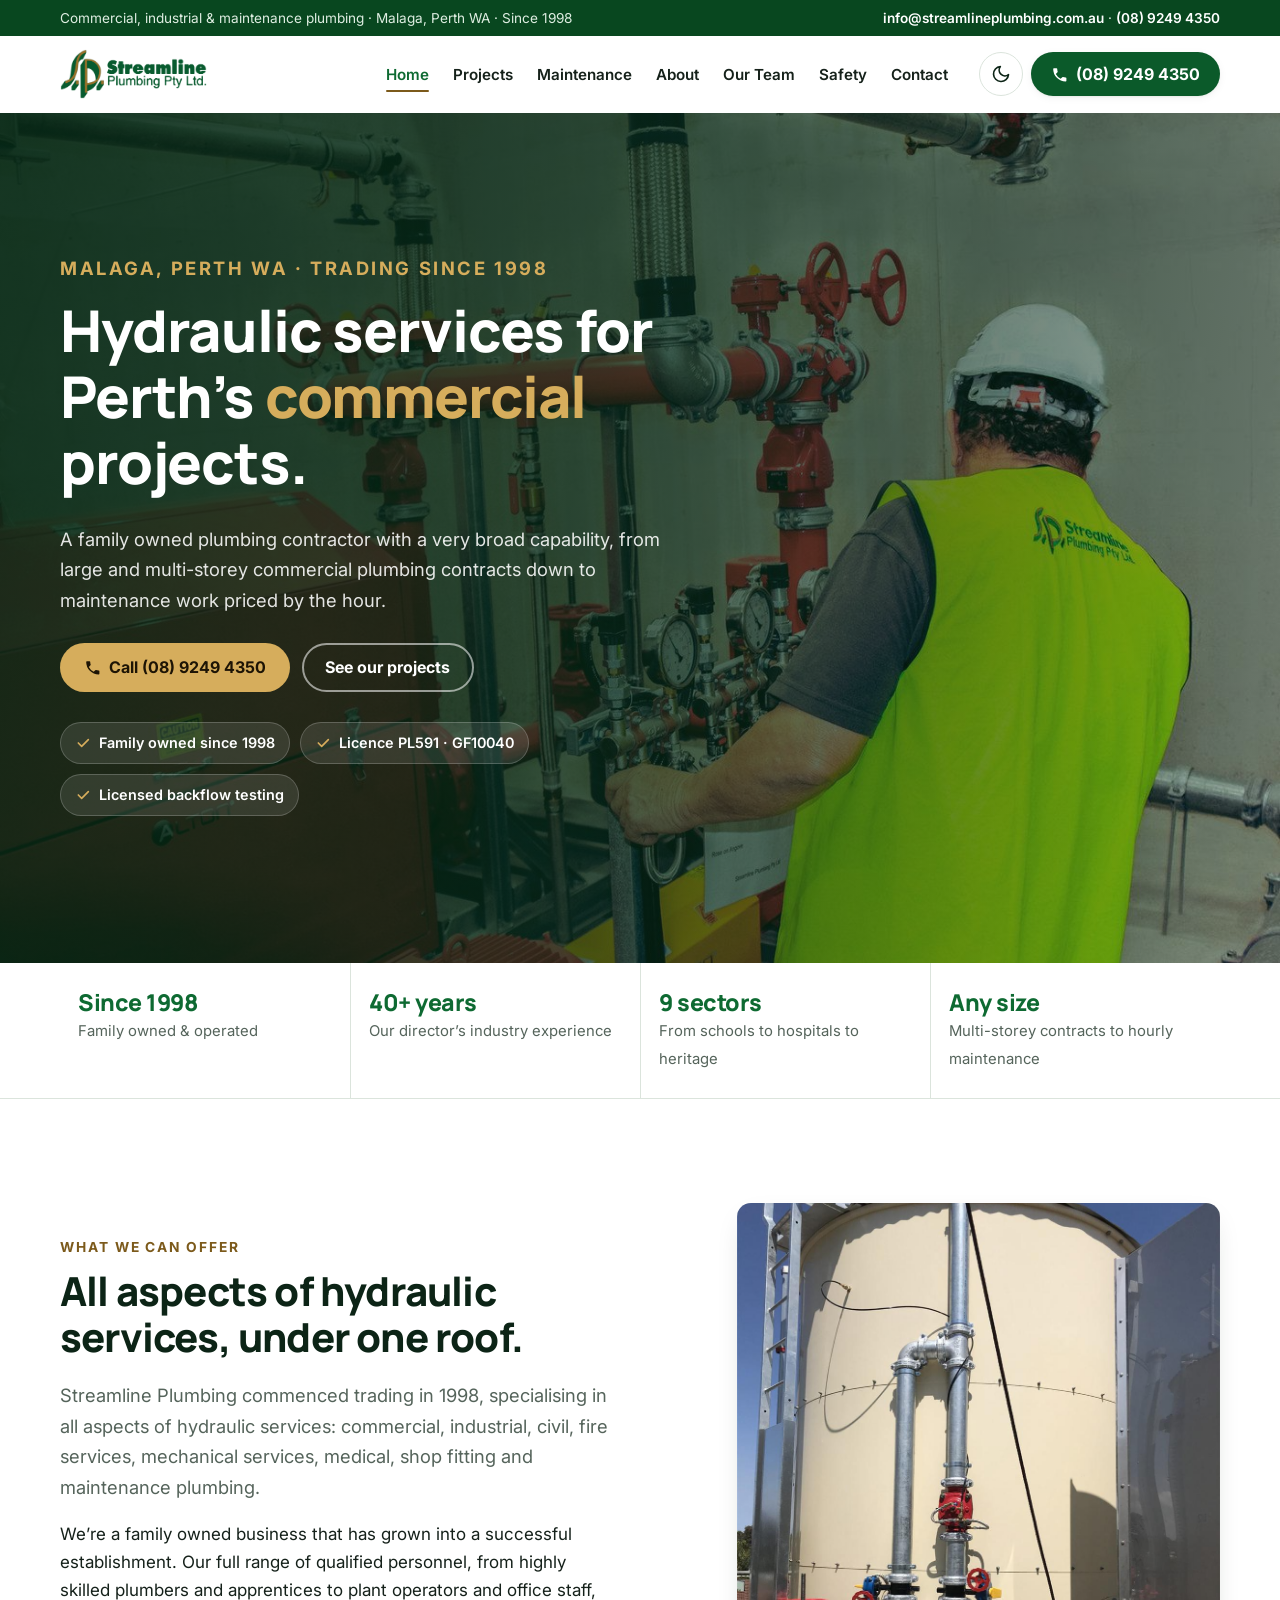
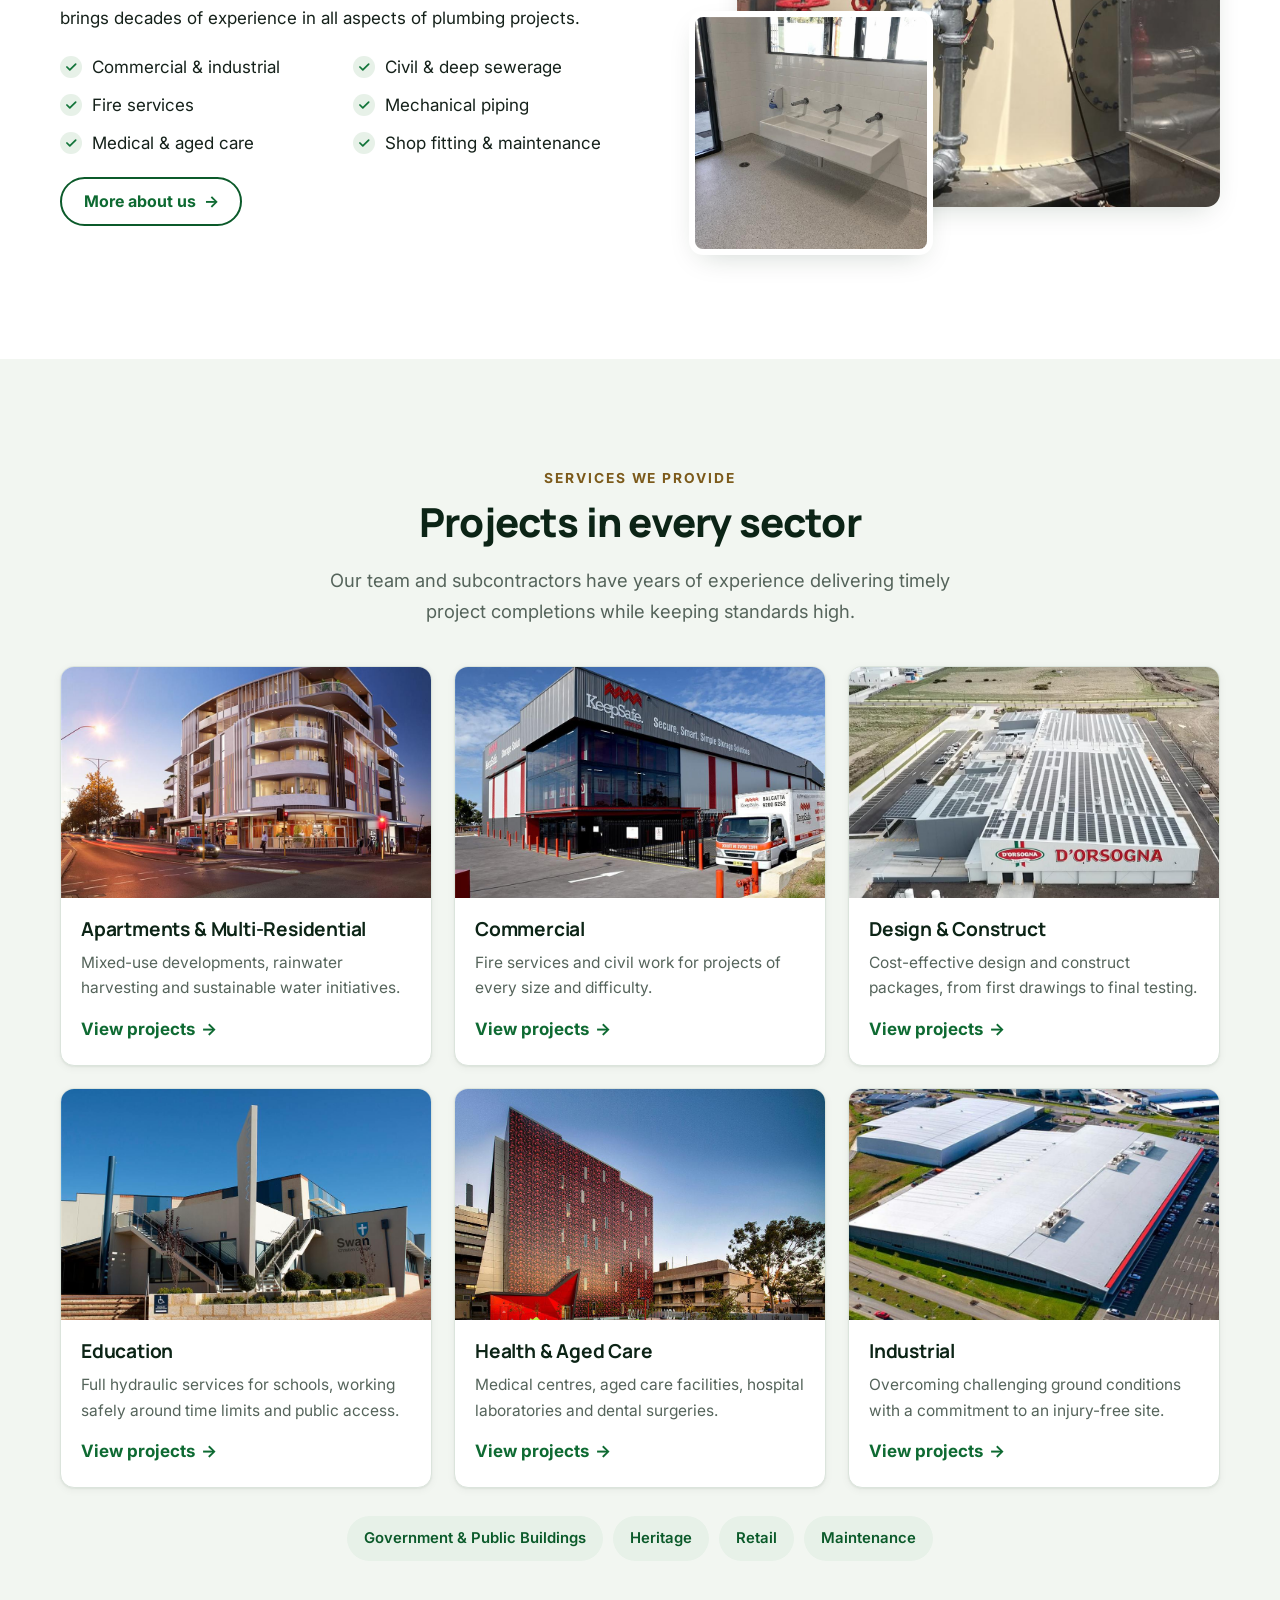
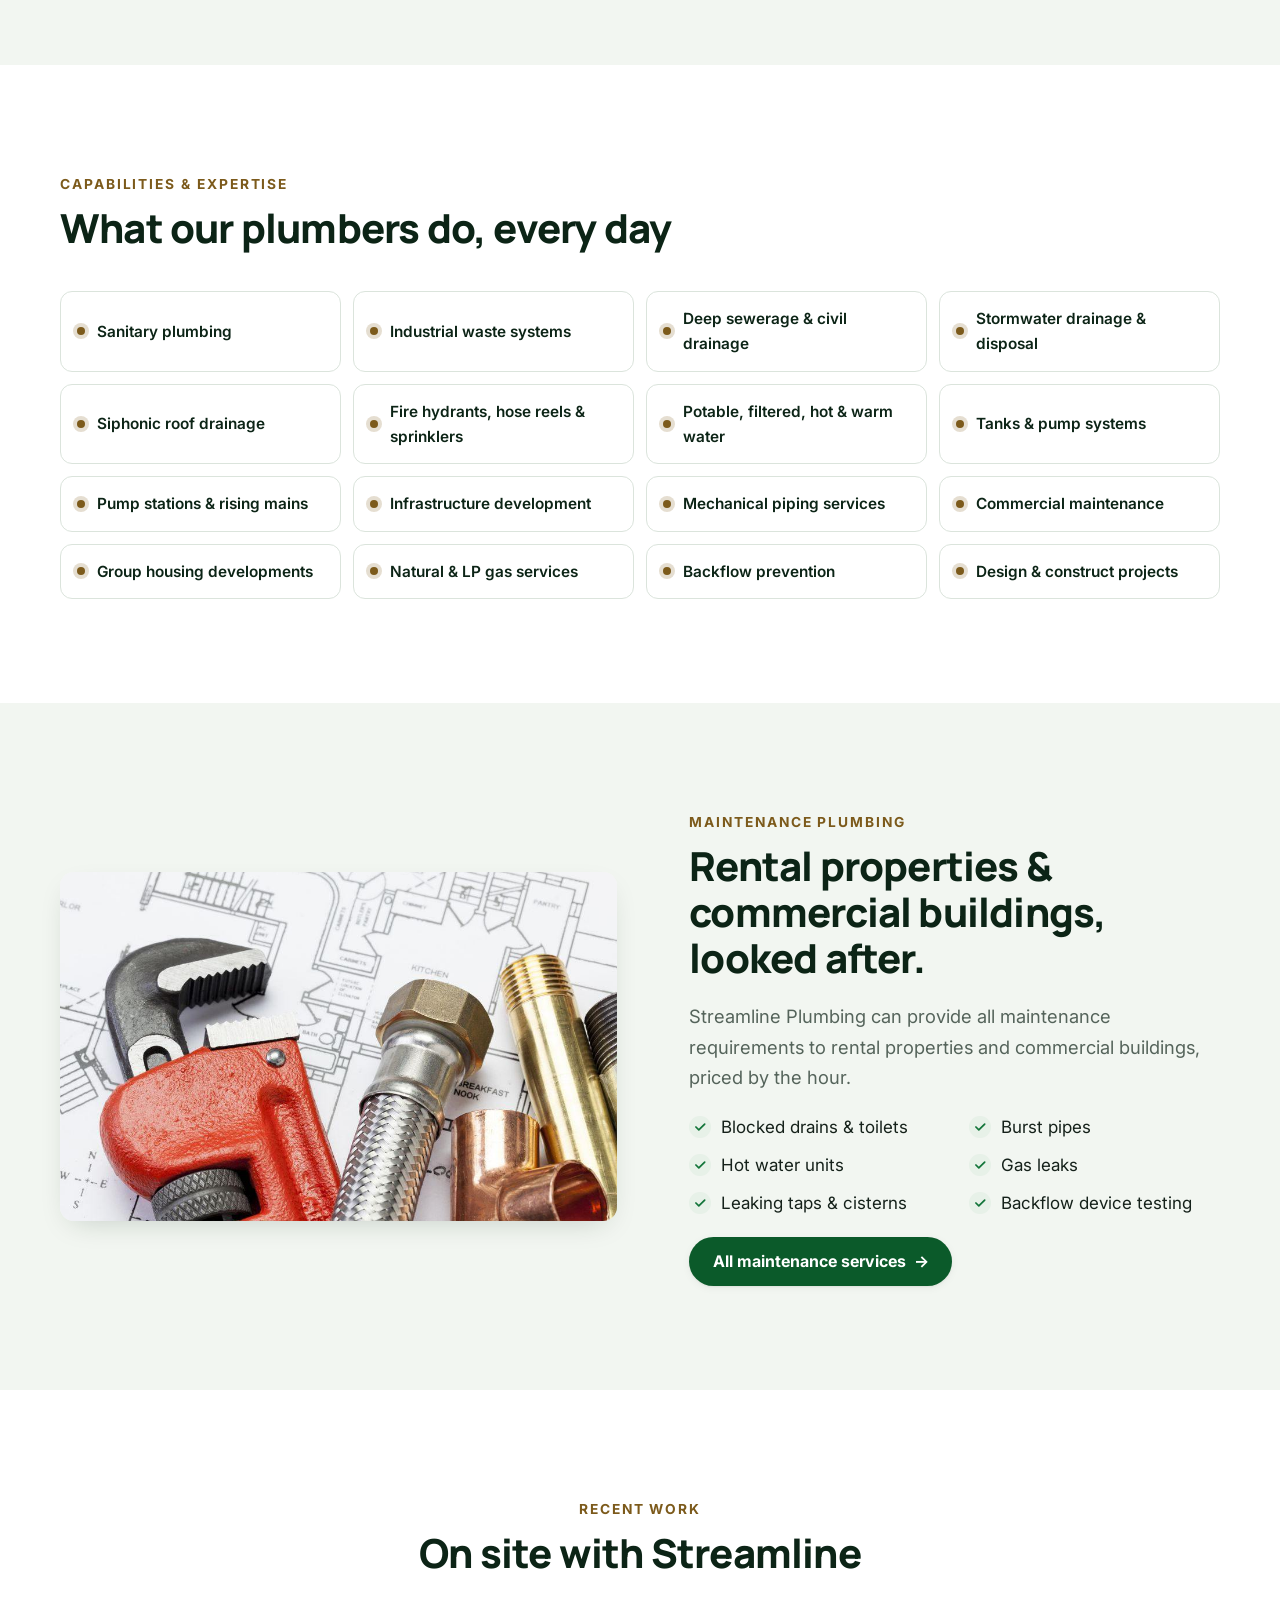
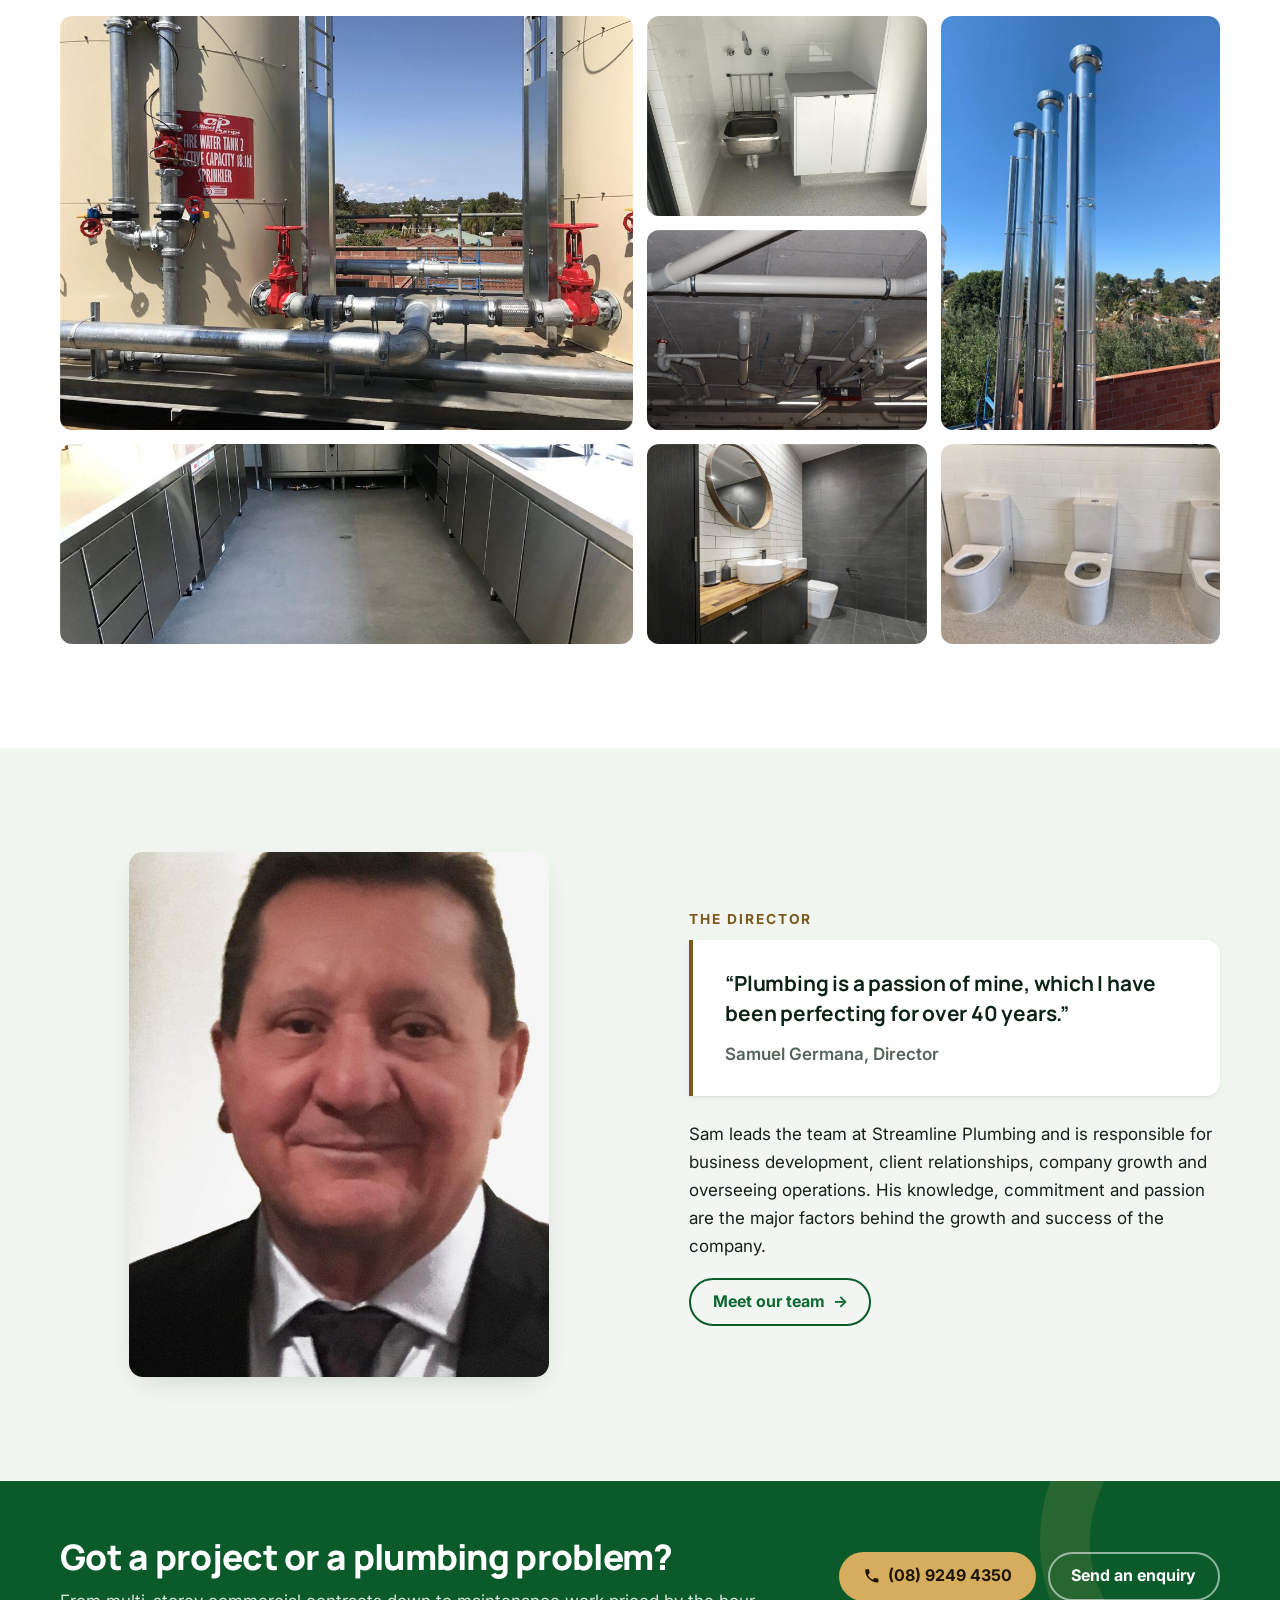
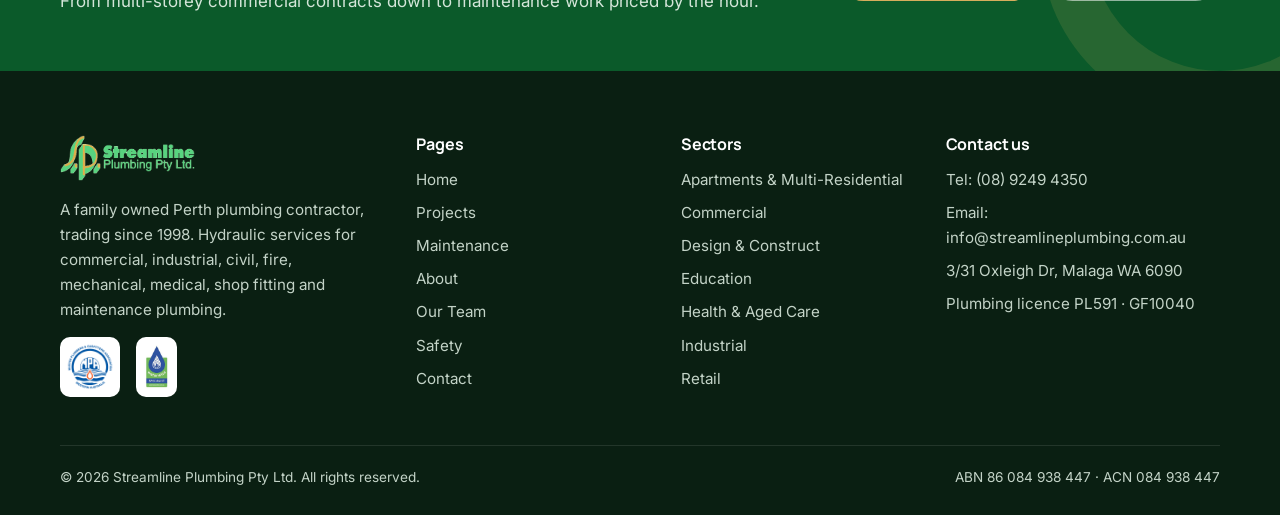
<file: index.html>
<!DOCTYPE html>
<html lang="en-AU">
<head>
  <meta charset="utf-8">
  <meta name="viewport" content="width=device-width, initial-scale=1">
  <meta name="robots" content="noindex">
  <title>Streamline Plumbing | Commercial, Industrial &amp; Maintenance Plumbers, Malaga Perth</title>
  <meta name="description" content="Streamline Plumbing is a family owned Perth plumbing contractor trading since 1998. Commercial, industrial, civil, fire services, health, education and maintenance plumbing. Call (08) 9249 4350.">
  <meta name="theme-color" content="#0b5a2a">
  <script>(function(d){d.className+=' js';var t;try{t=localStorage.getItem('sp-theme')}catch(e){}if(t!=='light'&&t!=='dark'){t=window.matchMedia&&matchMedia('(prefers-color-scheme: dark)').matches?'dark':'light'}d.setAttribute('data-theme',t)})(document.documentElement);</script>
  <link rel="icon" href="images/logo.png">
  <link rel="preconnect" href="https://fonts.googleapis.com">
  <link rel="preconnect" href="https://fonts.gstatic.com" crossorigin>
  <link href="https://fonts.googleapis.com/css2?family=Inter:wght@400;600;700&family=Manrope:wght@700;800&display=swap" rel="stylesheet">
  <link rel="stylesheet" href="css/style.css">
</head>
<body>
<a class="skip" href="#main">Skip to content</a>

<div class="topbar">
  <div class="container">
    <span>Commercial, industrial &amp; maintenance plumbing<span class="t-hide"> &middot; Malaga, Perth WA &middot; Since 1998</span></span>
    <span class="t-hide"><a href="mailto:info@streamlineplumbing.com.au">info@streamlineplumbing.com.au</a> &middot; <a href="tel:+61892494350">(08) 9249 4350</a></span>
  </div>
</div>

<header class="site-header">
  <div class="container">
    <a class="brand" href="index.html" aria-label="Streamline Plumbing home">
      <img class="logo-light" src="images/logo.png" alt="Streamline Plumbing Pty Ltd" width="724" height="246">
      <img class="logo-dark" src="images/logo-dark.png" alt="Streamline Plumbing Pty Ltd" width="724" height="246">
    </a>
    <nav class="nav" id="site-nav" aria-label="Main">
      <a href="index.html" aria-current="page">Home</a>
      <a href="projects.html">Projects</a>
      <a href="maintenance.html">Maintenance</a>
      <a href="about.html">About</a>
      <a href="team.html">Our Team</a>
      <a href="safety.html">Safety</a>
      <a href="contact.html">Contact</a>
    </nav>
    <div class="header-actions">
      <button class="theme-toggle" type="button" aria-label="Switch to dark mode" aria-pressed="false">
        <svg class="i-moon" viewBox="0 0 24 24" fill="none" stroke="currentColor" stroke-width="2" stroke-linecap="round" stroke-linejoin="round" aria-hidden="true"><path d="M21 12.8A9 9 0 1 1 11.2 3a7 7 0 0 0 9.8 9.8z"/></svg>
        <svg class="i-sun" viewBox="0 0 24 24" fill="none" stroke="currentColor" stroke-width="2" stroke-linecap="round" aria-hidden="true"><circle cx="12" cy="12" r="4"/><path d="M12 2v2M12 20v2M4.9 4.9l1.4 1.4M17.7 17.7l1.4 1.4M2 12h2M20 12h2M4.9 19.1l1.4-1.4M17.7 6.3l1.4-1.4"/></svg>
      </button>
      <a class="btn btn--primary call-btn" href="tel:+61892494350" aria-label="Call Streamline Plumbing on (08) 9249 4350">
        <svg viewBox="0 0 24 24" fill="currentColor" aria-hidden="true"><path d="M6.6 10.8a15.1 15.1 0 0 0 6.6 6.6l2.2-2.2a1 1 0 0 1 1-.25 11.4 11.4 0 0 0 3.6.57 1 1 0 0 1 1 1V20a1 1 0 0 1-1 1A17 17 0 0 1 3 4a1 1 0 0 1 1-1h3.5a1 1 0 0 1 1 1c0 1.25.2 2.45.57 3.57a1 1 0 0 1-.25 1z"/></svg>
        <span class="call-label">(08) 9249 4350</span><span class="call-short">Call</span>
      </a>
      <button class="menu-toggle" type="button" aria-controls="site-nav" aria-expanded="false" aria-label="Open menu"><span></span></button>
    </div>
  </div>
</header>

<main id="main">

<section class="hero">
  <div class="hero-bg"><img src="images/hero-fire-services.jpg" alt="" width="1400" height="933" fetchpriority="high"></div>
  <div class="container">
    <div class="hero-copy">
      <p class="eyebrow">Malaga, Perth WA &middot; Trading since 1998</p>
      <h1>Hydraulic services for Perth&rsquo;s <em>commercial</em> projects.</h1>
      <p>A family owned plumbing contractor with a very broad capability, from large and multi-storey commercial plumbing contracts down to maintenance work priced by the hour.</p>
      <div class="hero-actions">
        <a class="btn btn--gold" href="tel:+61892494350"><svg viewBox="0 0 24 24" fill="currentColor" aria-hidden="true"><path d="M6.6 10.8a15.1 15.1 0 0 0 6.6 6.6l2.2-2.2a1 1 0 0 1 1-.25 11.4 11.4 0 0 0 3.6.57 1 1 0 0 1 1 1V20a1 1 0 0 1-1 1A17 17 0 0 1 3 4a1 1 0 0 1 1-1h3.5a1 1 0 0 1 1 1c0 1.25.2 2.45.57 3.57a1 1 0 0 1-.25 1z"/></svg> Call (08) 9249 4350</a>
        <a class="btn btn--ghost" href="projects.html">See our projects</a>
      </div>
      <ul class="hero-badges">
        <li><svg viewBox="0 0 24 24" fill="none" stroke="currentColor" stroke-width="2.5" stroke-linecap="round" stroke-linejoin="round" aria-hidden="true"><path d="M5 12l5 5L20 7"/></svg> Family owned since 1998</li>
        <li><svg viewBox="0 0 24 24" fill="none" stroke="currentColor" stroke-width="2.5" stroke-linecap="round" stroke-linejoin="round" aria-hidden="true"><path d="M5 12l5 5L20 7"/></svg> Licence PL591 &middot; GF10040</li>
        <li><svg viewBox="0 0 24 24" fill="none" stroke="currentColor" stroke-width="2.5" stroke-linecap="round" stroke-linejoin="round" aria-hidden="true"><path d="M5 12l5 5L20 7"/></svg> Licensed backflow testing</li>
      </ul>
    </div>
  </div>
</section>

<section class="stats" aria-label="At a glance">
  <div class="container">
    <div class="stat"><strong>Since 1998</strong><span>Family owned &amp; operated</span></div>
    <div class="stat"><strong>40+ years</strong><span>Our director&rsquo;s industry experience</span></div>
    <div class="stat"><strong>9 sectors</strong><span>From schools to hospitals to heritage</span></div>
    <div class="stat"><strong>Any size</strong><span>Multi-storey contracts to hourly maintenance</span></div>
  </div>
</section>

<section class="section">
  <div class="container split">
    <div>
      <span class="eyebrow">What we can offer</span>
      <h2>All aspects of hydraulic services, under one roof.</h2>
      <p class="lead">Streamline Plumbing commenced trading in 1998, specialising in all aspects of hydraulic services: commercial, industrial, civil, fire services, mechanical services, medical, shop fitting and maintenance plumbing.</p>
      <p>We&rsquo;re a family owned business that has grown into a successful establishment. Our full range of qualified personnel, from highly skilled plumbers and apprentices to plant operators and office staff, brings decades of experience in all aspects of plumbing projects.</p>
      <ul class="checks checks--2">
        <li>Commercial &amp; industrial</li>
        <li>Civil &amp; deep sewerage</li>
        <li>Fire services</li>
        <li>Mechanical piping</li>
        <li>Medical &amp; aged care</li>
        <li>Shop fitting &amp; maintenance</li>
      </ul>
      <a class="btn btn--outline" href="about.html">More about us <span aria-hidden="true">&rarr;</span></a>
    </div>
    <div class="media-stack">
      <div class="media media--tall"><img src="images/fire-tank-pipework.jpg" alt="Fire service pipework and valves installed beside a water tank" width="1000" height="1333" loading="lazy" decoding="async"></div>
      <div class="media media-small"><img src="images/washroom-troughs.jpg" alt="Commercial washroom with stainless steel troughs" width="1000" height="750" loading="lazy" decoding="async"></div>
    </div>
  </div>
</section>

<section class="section section--alt">
  <div class="container">
    <div class="center section-head">
      <span class="eyebrow">Services we provide</span>
      <h2>Projects in every sector</h2>
      <p class="lead">Our team and subcontractors have years of experience delivering timely project completions while keeping standards high.</p>
    </div>
    <div class="grid grid--3">
      <a class="card" href="projects.html#apartments">
        <div class="card-img"><img src="images/apartments-1.jpg" alt="" width="1000" height="754" loading="lazy" decoding="async"></div>
        <div class="card-body"><h3>Apartments &amp; Multi-Residential</h3><p>Mixed-use developments, rainwater harvesting and sustainable water initiatives.</p><span class="more">View projects <span aria-hidden="true">&rarr;</span></span></div>
      </a>
      <a class="card" href="projects.html#commercial">
        <div class="card-img"><img src="images/kbh-keepsafe-storage.jpg" alt="" width="1000" height="667" loading="lazy" decoding="async"></div>
        <div class="card-body"><h3>Commercial</h3><p>Fire services and civil work for projects of every size and difficulty.</p><span class="more">View projects <span aria-hidden="true">&rarr;</span></span></div>
      </a>
      <a class="card" href="projects.html#design-construct">
        <div class="card-img"><img src="images/dorsogna.jpg" alt="" width="1000" height="666" loading="lazy" decoding="async"></div>
        <div class="card-body"><h3>Design &amp; Construct</h3><p>Cost-effective design and construct packages, from first drawings to final testing.</p><span class="more">View projects <span aria-hidden="true">&rarr;</span></span></div>
      </a>
      <a class="card" href="projects.html#education">
        <div class="card-img"><img src="images/education-1.jpg" alt="" width="1000" height="645" loading="lazy" decoding="async"></div>
        <div class="card-body"><h3>Education</h3><p>Full hydraulic services for schools, working safely around time limits and public access.</p><span class="more">View projects <span aria-hidden="true">&rarr;</span></span></div>
      </a>
      <a class="card" href="projects.html#health">
        <div class="card-img"><img src="images/health-1.jpg" alt="" width="1000" height="775" loading="lazy" decoding="async"></div>
        <div class="card-body"><h3>Health &amp; Aged Care</h3><p>Medical centres, aged care facilities, hospital laboratories and dental surgeries.</p><span class="more">View projects <span aria-hidden="true">&rarr;</span></span></div>
      </a>
      <a class="card" href="projects.html#industrial">
        <div class="card-img"><img src="images/industrial-1.jpg" alt="" width="1000" height="576" loading="lazy" decoding="async"></div>
        <div class="card-body"><h3>Industrial</h3><p>Overcoming challenging ground conditions with a commitment to an injury-free site.</p><span class="more">View projects <span aria-hidden="true">&rarr;</span></span></div>
      </a>
    </div>
    <ul class="pills" style="justify-content:center;margin-top:28px">
      <li><a href="projects.html#government">Government &amp; Public Buildings</a></li>
      <li><a href="projects.html#heritage">Heritage</a></li>
      <li><a href="projects.html#retail">Retail</a></li>
      <li><a href="maintenance.html">Maintenance</a></li>
    </ul>
  </div>
</section>

<section class="section">
  <div class="container">
    <div class="section-head">
      <span class="eyebrow">Capabilities &amp; expertise</span>
      <h2>What our plumbers do, every day</h2>
    </div>
    <ul class="cap-grid">
      <li>Sanitary plumbing</li>
      <li>Industrial waste systems</li>
      <li>Deep sewerage &amp; civil drainage</li>
      <li>Stormwater drainage &amp; disposal</li>
      <li>Siphonic roof drainage</li>
      <li>Fire hydrants, hose reels &amp; sprinklers</li>
      <li>Potable, filtered, hot &amp; warm water</li>
      <li>Tanks &amp; pump systems</li>
      <li>Pump stations &amp; rising mains</li>
      <li>Infrastructure development</li>
      <li>Mechanical piping services</li>
      <li>Commercial maintenance</li>
      <li>Group housing developments</li>
      <li>Natural &amp; LP gas services</li>
      <li>Backflow prevention</li>
      <li>Design &amp; construct projects</li>
    </ul>
  </div>
</section>

<section class="section section--alt">
  <div class="container split split--rev">
    <div>
      <span class="eyebrow">Maintenance plumbing</span>
      <h2>Rental properties &amp; commercial buildings, looked after.</h2>
      <p class="lead">Streamline Plumbing can provide all maintenance requirements to rental properties and commercial buildings, priced by the hour.</p>
      <ul class="checks checks--2">
        <li>Blocked drains &amp; toilets</li>
        <li>Burst pipes</li>
        <li>Hot water units</li>
        <li>Gas leaks</li>
        <li>Leaking taps &amp; cisterns</li>
        <li>Backflow device testing</li>
      </ul>
      <a class="btn btn--primary" href="maintenance.html">All maintenance services <span aria-hidden="true">&rarr;</span></a>
    </div>
    <div class="media media--wide"><img src="images/maintenance-tools.jpg" alt="Plumbing tools and brass fittings" width="960" height="640" loading="lazy" decoding="async"></div>
  </div>
</section>

<section class="section">
  <div class="container">
    <div class="center section-head">
      <span class="eyebrow">Recent work</span>
      <h2>On site with Streamline</h2>
    </div>
    <div class="gallery">
      <figure class="g-tall g-wide"><img src="images/fire-services-pipework.jpg" alt="Red fire service pipework and valves" width="1000" height="750" loading="lazy" decoding="async"></figure>
      <figure><img src="images/accessible-washroom.jpg" alt="Accessible washroom fit-out" width="1000" height="750" loading="lazy" decoding="async"></figure>
      <figure class="g-tall"><img src="images/flue-stacks.jpg" alt="Stainless steel flue stacks on a rooftop" width="744" height="996" loading="lazy" decoding="async"></figure>
      <figure><img src="images/basement-pipework.jpg" alt="Stormwater and sewer pipework in a basement ceiling" width="1000" height="666" loading="lazy" decoding="async"></figure>
      <figure class="g-wide"><img src="images/commercial-kitchen.jpg" alt="Commercial kitchen fit-out" width="1000" height="750" loading="lazy" decoding="async"></figure>
      <figure><img src="images/bathroom-fitout.jpg" alt="Modern apartment bathroom" width="1000" height="636" loading="lazy" decoding="async"></figure>
      <figure><img src="images/toilet-block.jpg" alt="Washroom with a row of toilets" width="1000" height="596" loading="lazy" decoding="async"></figure>
    </div>
  </div>
</section>

<section class="section section--alt">
  <div class="container split">
    <div class="media media--tall" style="max-width:420px;margin:0 auto"><img src="images/sam-germana.jpg" alt="Samuel Germana, Director of Streamline Plumbing" width="711" height="992" loading="lazy" decoding="async"></div>
    <div>
      <span class="eyebrow">The director</span>
      <blockquote class="quote">
        <p>&ldquo;Plumbing is a passion of mine, which I have been perfecting for over 40 years.&rdquo;</p>
        <cite>Samuel Germana, Director</cite>
      </blockquote>
      <p style="margin-top:24px">Sam leads the team at Streamline Plumbing and is responsible for business development, client relationships, company growth and overseeing operations. His knowledge, commitment and passion are the major factors behind the growth and success of the company.</p>
      <a class="btn btn--outline" href="team.html">Meet our team <span aria-hidden="true">&rarr;</span></a>
    </div>
  </div>
</section>

<section class="cta-band">
  <div class="container">
    <div>
      <h2>Got a project or a plumbing problem?</h2>
      <p>From multi-storey commercial contracts down to maintenance work priced by the hour.</p>
    </div>
    <div class="cta-actions">
      <a class="btn btn--gold" href="tel:+61892494350"><svg viewBox="0 0 24 24" fill="currentColor" aria-hidden="true"><path d="M6.6 10.8a15.1 15.1 0 0 0 6.6 6.6l2.2-2.2a1 1 0 0 1 1-.25 11.4 11.4 0 0 0 3.6.57 1 1 0 0 1 1 1V20a1 1 0 0 1-1 1A17 17 0 0 1 3 4a1 1 0 0 1 1-1h3.5a1 1 0 0 1 1 1c0 1.25.2 2.45.57 3.57a1 1 0 0 1-.25 1z"/></svg> (08) 9249 4350</a>
      <a class="btn btn--ghost" href="contact.html">Send an enquiry</a>
    </div>
  </div>
</section>
</main>

<footer class="site-footer">
  <div class="container">
    <div class="footer-grid">
      <div>
        <img class="footer-logo" src="images/logo-dark.png" alt="Streamline Plumbing Pty Ltd" width="724" height="246" loading="lazy" decoding="async">
        <p>A family owned Perth plumbing contractor, trading since 1998. Hydraulic services for commercial, industrial, civil, fire, mechanical, medical, shop fitting and maintenance plumbing.</p>
        <div class="badges">
          <img src="images/mpa-badge.png" alt="Master Plumbers &amp; Gasfitters Association of Western Australia" width="220" height="220" loading="lazy" decoding="async">
          <img src="images/waterwise-specialist.jpg" alt="Waterwise Specialist" width="176" height="287" loading="lazy" decoding="async">
        </div>
      </div>
      <div>
        <h3>Pages</h3>
        <ul>
          <li><a href="index.html">Home</a></li>
          <li><a href="projects.html">Projects</a></li>
          <li><a href="maintenance.html">Maintenance</a></li>
          <li><a href="about.html">About</a></li>
          <li><a href="team.html">Our Team</a></li>
          <li><a href="safety.html">Safety</a></li>
          <li><a href="contact.html">Contact</a></li>
        </ul>
      </div>
      <div>
        <h3>Sectors</h3>
        <ul>
          <li><a href="projects.html#apartments">Apartments &amp; Multi-Residential</a></li>
          <li><a href="projects.html#commercial">Commercial</a></li>
          <li><a href="projects.html#design-construct">Design &amp; Construct</a></li>
          <li><a href="projects.html#education">Education</a></li>
          <li><a href="projects.html#health">Health &amp; Aged Care</a></li>
          <li><a href="projects.html#industrial">Industrial</a></li>
          <li><a href="projects.html#retail">Retail</a></li>
        </ul>
      </div>
      <div>
        <h3>Contact us</h3>
        <ul>
          <li>Tel: <a href="tel:+61892494350">(08) 9249 4350</a></li>
          <li>Email: <a href="mailto:info@streamlineplumbing.com.au">info@streamlineplumbing.com.au</a></li>
          <li>3/31 Oxleigh Dr, Malaga WA 6090</li>
          <li>Plumbing licence PL591 &middot; GF10040</li>
        </ul>
      </div>
    </div>
    <div class="footer-bottom">
      <span>&copy; <span id="year">2026</span> Streamline Plumbing Pty Ltd. All rights reserved.</span>
      <span>ABN 86 084 938 447 &middot; ACN 084 938 447</span>
    </div>
  </div>
</footer>

<div class="call-bar">
  <a class="btn btn--primary" href="tel:+61892494350"><svg viewBox="0 0 24 24" fill="currentColor" aria-hidden="true"><path d="M6.6 10.8a15.1 15.1 0 0 0 6.6 6.6l2.2-2.2a1 1 0 0 1 1-.25 11.4 11.4 0 0 0 3.6.57 1 1 0 0 1 1 1V20a1 1 0 0 1-1 1A17 17 0 0 1 3 4a1 1 0 0 1 1-1h3.5a1 1 0 0 1 1 1c0 1.25.2 2.45.57 3.57a1 1 0 0 1-.25 1z"/></svg> Call (08) 9249 4350</a>
</div>

<script src="js/main.js"></script>
</body>
</html>
</file>
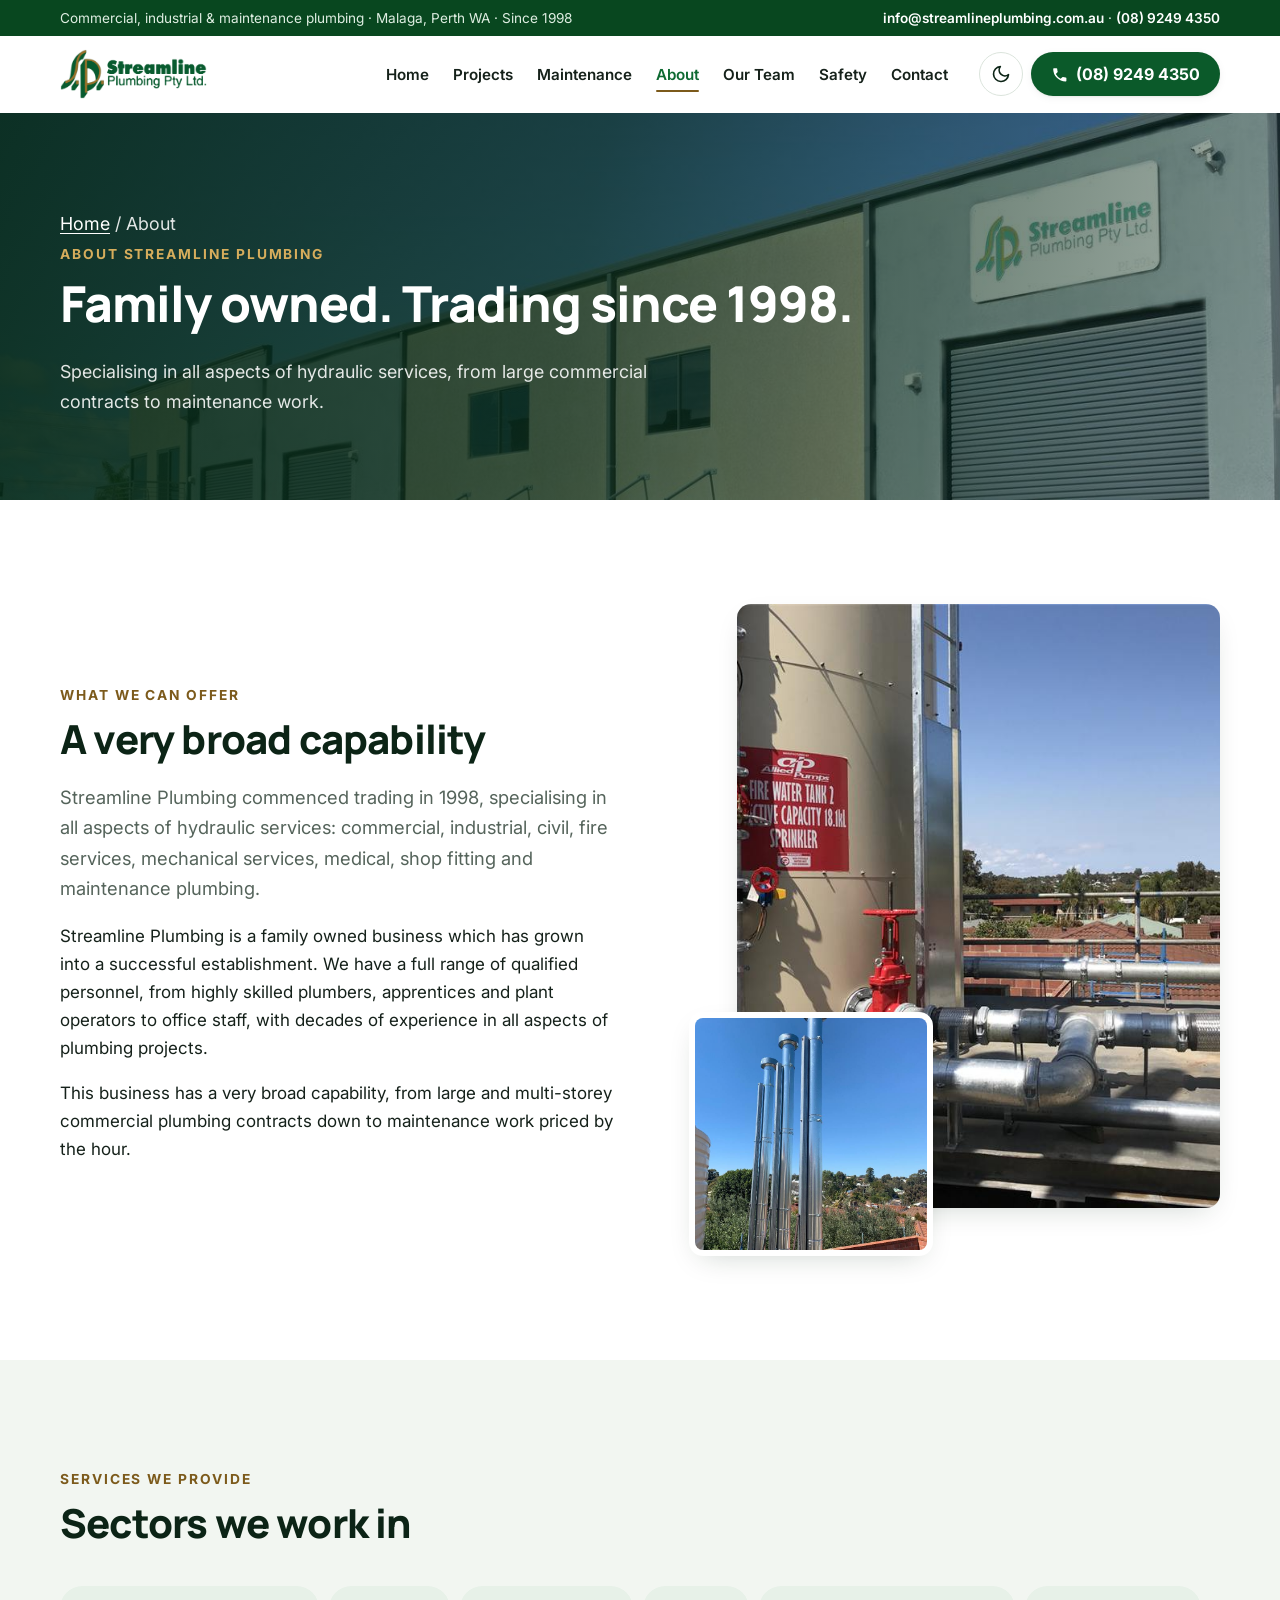
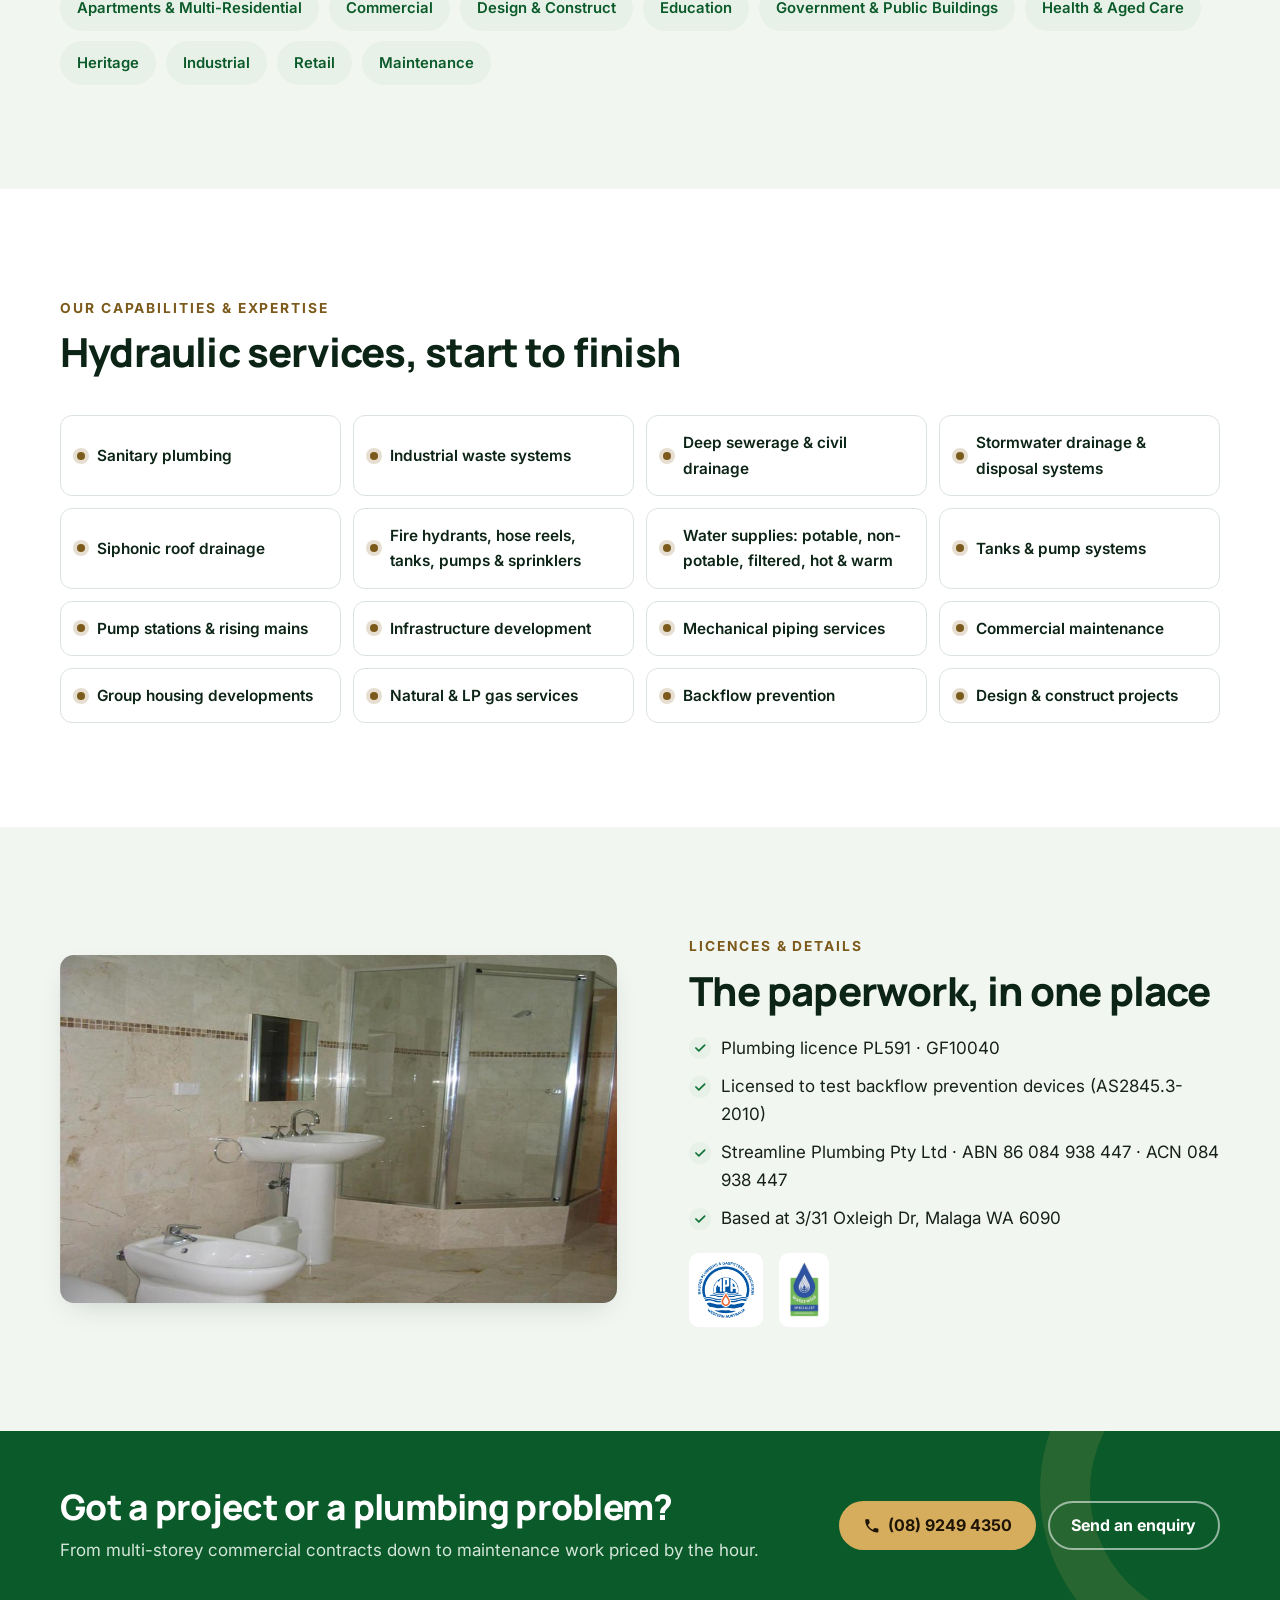
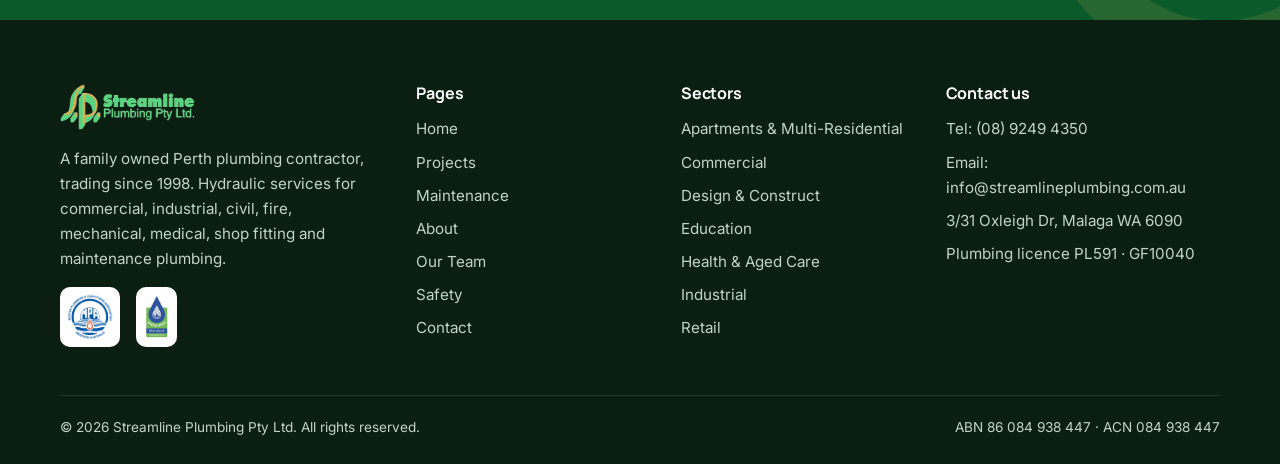
<file: about.html>
<!DOCTYPE html>
<html lang="en-AU">
<head>
  <meta charset="utf-8">
  <meta name="viewport" content="width=device-width, initial-scale=1">
  <meta name="robots" content="noindex">
  <title>About Us | Streamline Plumbing Malaga, Perth WA</title>
  <meta name="description" content="Streamline Plumbing commenced trading in 1998. A family owned business specialising in all aspects of hydraulic services, from multi-storey commercial contracts to maintenance work.">
  <meta name="theme-color" content="#0b5a2a">
  <script>(function(d){d.className+=' js';var t;try{t=localStorage.getItem('sp-theme')}catch(e){}if(t!=='light'&&t!=='dark'){t=window.matchMedia&&matchMedia('(prefers-color-scheme: dark)').matches?'dark':'light'}d.setAttribute('data-theme',t)})(document.documentElement);</script>
  <link rel="icon" href="images/logo.png">
  <link rel="preconnect" href="https://fonts.googleapis.com">
  <link rel="preconnect" href="https://fonts.gstatic.com" crossorigin>
  <link href="https://fonts.googleapis.com/css2?family=Inter:wght@400;600;700&family=Manrope:wght@700;800&display=swap" rel="stylesheet">
  <link rel="stylesheet" href="css/style.css">
</head>
<body>
<a class="skip" href="#main">Skip to content</a>

<div class="topbar">
  <div class="container">
    <span>Commercial, industrial &amp; maintenance plumbing<span class="t-hide"> &middot; Malaga, Perth WA &middot; Since 1998</span></span>
    <span class="t-hide"><a href="mailto:info@streamlineplumbing.com.au">info@streamlineplumbing.com.au</a> &middot; <a href="tel:+61892494350">(08) 9249 4350</a></span>
  </div>
</div>

<header class="site-header">
  <div class="container">
    <a class="brand" href="index.html" aria-label="Streamline Plumbing home">
      <img class="logo-light" src="images/logo.png" alt="Streamline Plumbing Pty Ltd" width="724" height="246">
      <img class="logo-dark" src="images/logo-dark.png" alt="Streamline Plumbing Pty Ltd" width="724" height="246">
    </a>
    <nav class="nav" id="site-nav" aria-label="Main">
      <a href="index.html">Home</a>
      <a href="projects.html">Projects</a>
      <a href="maintenance.html">Maintenance</a>
      <a href="about.html" aria-current="page">About</a>
      <a href="team.html">Our Team</a>
      <a href="safety.html">Safety</a>
      <a href="contact.html">Contact</a>
    </nav>
    <div class="header-actions">
      <button class="theme-toggle" type="button" aria-label="Switch to dark mode" aria-pressed="false">
        <svg class="i-moon" viewBox="0 0 24 24" fill="none" stroke="currentColor" stroke-width="2" stroke-linecap="round" stroke-linejoin="round" aria-hidden="true"><path d="M21 12.8A9 9 0 1 1 11.2 3a7 7 0 0 0 9.8 9.8z"/></svg>
        <svg class="i-sun" viewBox="0 0 24 24" fill="none" stroke="currentColor" stroke-width="2" stroke-linecap="round" aria-hidden="true"><circle cx="12" cy="12" r="4"/><path d="M12 2v2M12 20v2M4.9 4.9l1.4 1.4M17.7 17.7l1.4 1.4M2 12h2M20 12h2M4.9 19.1l1.4-1.4M17.7 6.3l1.4-1.4"/></svg>
      </button>
      <a class="btn btn--primary call-btn" href="tel:+61892494350" aria-label="Call Streamline Plumbing on (08) 9249 4350">
        <svg viewBox="0 0 24 24" fill="currentColor" aria-hidden="true"><path d="M6.6 10.8a15.1 15.1 0 0 0 6.6 6.6l2.2-2.2a1 1 0 0 1 1-.25 11.4 11.4 0 0 0 3.6.57 1 1 0 0 1 1 1V20a1 1 0 0 1-1 1A17 17 0 0 1 3 4a1 1 0 0 1 1-1h3.5a1 1 0 0 1 1 1c0 1.25.2 2.45.57 3.57a1 1 0 0 1-.25 1z"/></svg>
        <span class="call-label">(08) 9249 4350</span><span class="call-short">Call</span>
      </a>
      <button class="menu-toggle" type="button" aria-controls="site-nav" aria-expanded="false" aria-label="Open menu"><span></span></button>
    </div>
  </div>
</header>

<main id="main">

<section class="page-hero">
  <div class="hero-bg"><img src="images/about-banner.jpg" alt="" width="1400" height="419" fetchpriority="high"></div>
  <div class="container">
    <p class="crumbs"><a href="index.html">Home</a> / About</p>
    <span class="eyebrow">About Streamline Plumbing</span>
    <h1>Family owned. Trading since 1998.</h1>
    <p>Specialising in all aspects of hydraulic services, from large commercial contracts to maintenance work.</p>
  </div>
</section>

<section class="section">
  <div class="container split">
    <div>
      <span class="eyebrow">What we can offer</span>
      <h2>A very broad capability</h2>
      <p class="lead">Streamline Plumbing commenced trading in 1998, specialising in all aspects of hydraulic services: commercial, industrial, civil, fire services, mechanical services, medical, shop fitting and maintenance plumbing.</p>
      <p>Streamline Plumbing is a family owned business which has grown into a successful establishment. We have a full range of qualified personnel, from highly skilled plumbers, apprentices and plant operators to office staff, with decades of experience in all aspects of plumbing projects.</p>
      <p>This business has a very broad capability, from large and multi-storey commercial plumbing contracts down to maintenance work priced by the hour.</p>
    </div>
    <div class="media-stack">
      <div class="media media--tall"><img src="images/fire-services-pipework.jpg" alt="Fire service pipework with red valves" width="1000" height="750" loading="lazy" decoding="async"></div>
      <div class="media media-small"><img src="images/flue-stacks.jpg" alt="Rooftop flue stacks" width="744" height="996" loading="lazy" decoding="async"></div>
    </div>
  </div>
</section>

<section class="section section--alt">
  <div class="container">
    <div class="section-head">
      <span class="eyebrow">Services we provide</span>
      <h2>Sectors we work in</h2>
    </div>
    <ul class="pills">
      <li><a href="projects.html#apartments">Apartments &amp; Multi-Residential</a></li>
      <li><a href="projects.html#commercial">Commercial</a></li>
      <li><a href="projects.html#design-construct">Design &amp; Construct</a></li>
      <li><a href="projects.html#education">Education</a></li>
      <li><a href="projects.html#government">Government &amp; Public Buildings</a></li>
      <li><a href="projects.html#health">Health &amp; Aged Care</a></li>
      <li><a href="projects.html#heritage">Heritage</a></li>
      <li><a href="projects.html#industrial">Industrial</a></li>
      <li><a href="projects.html#retail">Retail</a></li>
      <li><a href="maintenance.html">Maintenance</a></li>
    </ul>
  </div>
</section>

<section class="section">
  <div class="container">
    <div class="section-head">
      <span class="eyebrow">Our capabilities &amp; expertise</span>
      <h2>Hydraulic services, start to finish</h2>
    </div>
    <ul class="cap-grid">
      <li>Sanitary plumbing</li>
      <li>Industrial waste systems</li>
      <li>Deep sewerage &amp; civil drainage</li>
      <li>Stormwater drainage &amp; disposal systems</li>
      <li>Siphonic roof drainage</li>
      <li>Fire hydrants, hose reels, tanks, pumps &amp; sprinklers</li>
      <li>Water supplies: potable, non-potable, filtered, hot &amp; warm</li>
      <li>Tanks &amp; pump systems</li>
      <li>Pump stations &amp; rising mains</li>
      <li>Infrastructure development</li>
      <li>Mechanical piping services</li>
      <li>Commercial maintenance</li>
      <li>Group housing developments</li>
      <li>Natural &amp; LP gas services</li>
      <li>Backflow prevention</li>
      <li>Design &amp; construct projects</li>
    </ul>
  </div>
</section>

<section class="section section--alt">
  <div class="container split split--rev">
    <div>
      <span class="eyebrow">Licences &amp; details</span>
      <h2>The paperwork, in one place</h2>
      <ul class="checks">
        <li>Plumbing licence PL591 &middot; GF10040</li>
        <li>Licensed to test backflow prevention devices (AS2845.3-2010)</li>
        <li>Streamline Plumbing Pty Ltd &middot; ABN 86 084 938 447 &middot; ACN 084 938 447</li>
        <li>Based at 3/31 Oxleigh Dr, Malaga WA 6090</li>
      </ul>
      <div class="badges" style="margin-top:20px">
        <img src="images/mpa-badge.png" alt="Master Plumbers &amp; Gasfitters Association of Western Australia" width="220" height="220" loading="lazy" decoding="async">
        <img src="images/waterwise-specialist.jpg" alt="Waterwise Specialist" width="176" height="287" loading="lazy" decoding="async">
      </div>
    </div>
    <div class="media media--wide"><img src="images/ensuite.jpg" alt="Finished bathroom with a shower and basin" width="1000" height="750" loading="lazy" decoding="async"></div>
  </div>
</section>

<section class="cta-band">
  <div class="container">
    <div>
      <h2>Got a project or a plumbing problem?</h2>
      <p>From multi-storey commercial contracts down to maintenance work priced by the hour.</p>
    </div>
    <div class="cta-actions">
      <a class="btn btn--gold" href="tel:+61892494350"><svg viewBox="0 0 24 24" fill="currentColor" aria-hidden="true"><path d="M6.6 10.8a15.1 15.1 0 0 0 6.6 6.6l2.2-2.2a1 1 0 0 1 1-.25 11.4 11.4 0 0 0 3.6.57 1 1 0 0 1 1 1V20a1 1 0 0 1-1 1A17 17 0 0 1 3 4a1 1 0 0 1 1-1h3.5a1 1 0 0 1 1 1c0 1.25.2 2.45.57 3.57a1 1 0 0 1-.25 1z"/></svg> (08) 9249 4350</a>
      <a class="btn btn--ghost" href="contact.html">Send an enquiry</a>
    </div>
  </div>
</section>
</main>

<footer class="site-footer">
  <div class="container">
    <div class="footer-grid">
      <div>
        <img class="footer-logo" src="images/logo-dark.png" alt="Streamline Plumbing Pty Ltd" width="724" height="246" loading="lazy" decoding="async">
        <p>A family owned Perth plumbing contractor, trading since 1998. Hydraulic services for commercial, industrial, civil, fire, mechanical, medical, shop fitting and maintenance plumbing.</p>
        <div class="badges">
          <img src="images/mpa-badge.png" alt="Master Plumbers &amp; Gasfitters Association of Western Australia" width="220" height="220" loading="lazy" decoding="async">
          <img src="images/waterwise-specialist.jpg" alt="Waterwise Specialist" width="176" height="287" loading="lazy" decoding="async">
        </div>
      </div>
      <div>
        <h3>Pages</h3>
        <ul>
          <li><a href="index.html">Home</a></li>
          <li><a href="projects.html">Projects</a></li>
          <li><a href="maintenance.html">Maintenance</a></li>
          <li><a href="about.html">About</a></li>
          <li><a href="team.html">Our Team</a></li>
          <li><a href="safety.html">Safety</a></li>
          <li><a href="contact.html">Contact</a></li>
        </ul>
      </div>
      <div>
        <h3>Sectors</h3>
        <ul>
          <li><a href="projects.html#apartments">Apartments &amp; Multi-Residential</a></li>
          <li><a href="projects.html#commercial">Commercial</a></li>
          <li><a href="projects.html#design-construct">Design &amp; Construct</a></li>
          <li><a href="projects.html#education">Education</a></li>
          <li><a href="projects.html#health">Health &amp; Aged Care</a></li>
          <li><a href="projects.html#industrial">Industrial</a></li>
          <li><a href="projects.html#retail">Retail</a></li>
        </ul>
      </div>
      <div>
        <h3>Contact us</h3>
        <ul>
          <li>Tel: <a href="tel:+61892494350">(08) 9249 4350</a></li>
          <li>Email: <a href="mailto:info@streamlineplumbing.com.au">info@streamlineplumbing.com.au</a></li>
          <li>3/31 Oxleigh Dr, Malaga WA 6090</li>
          <li>Plumbing licence PL591 &middot; GF10040</li>
        </ul>
      </div>
    </div>
    <div class="footer-bottom">
      <span>&copy; <span id="year">2026</span> Streamline Plumbing Pty Ltd. All rights reserved.</span>
      <span>ABN 86 084 938 447 &middot; ACN 084 938 447</span>
    </div>
  </div>
</footer>

<div class="call-bar">
  <a class="btn btn--primary" href="tel:+61892494350"><svg viewBox="0 0 24 24" fill="currentColor" aria-hidden="true"><path d="M6.6 10.8a15.1 15.1 0 0 0 6.6 6.6l2.2-2.2a1 1 0 0 1 1-.25 11.4 11.4 0 0 0 3.6.57 1 1 0 0 1 1 1V20a1 1 0 0 1-1 1A17 17 0 0 1 3 4a1 1 0 0 1 1-1h3.5a1 1 0 0 1 1 1c0 1.25.2 2.45.57 3.57a1 1 0 0 1-.25 1z"/></svg> Call (08) 9249 4350</a>
</div>

<script src="js/main.js"></script>
</body>
</html>
</file>
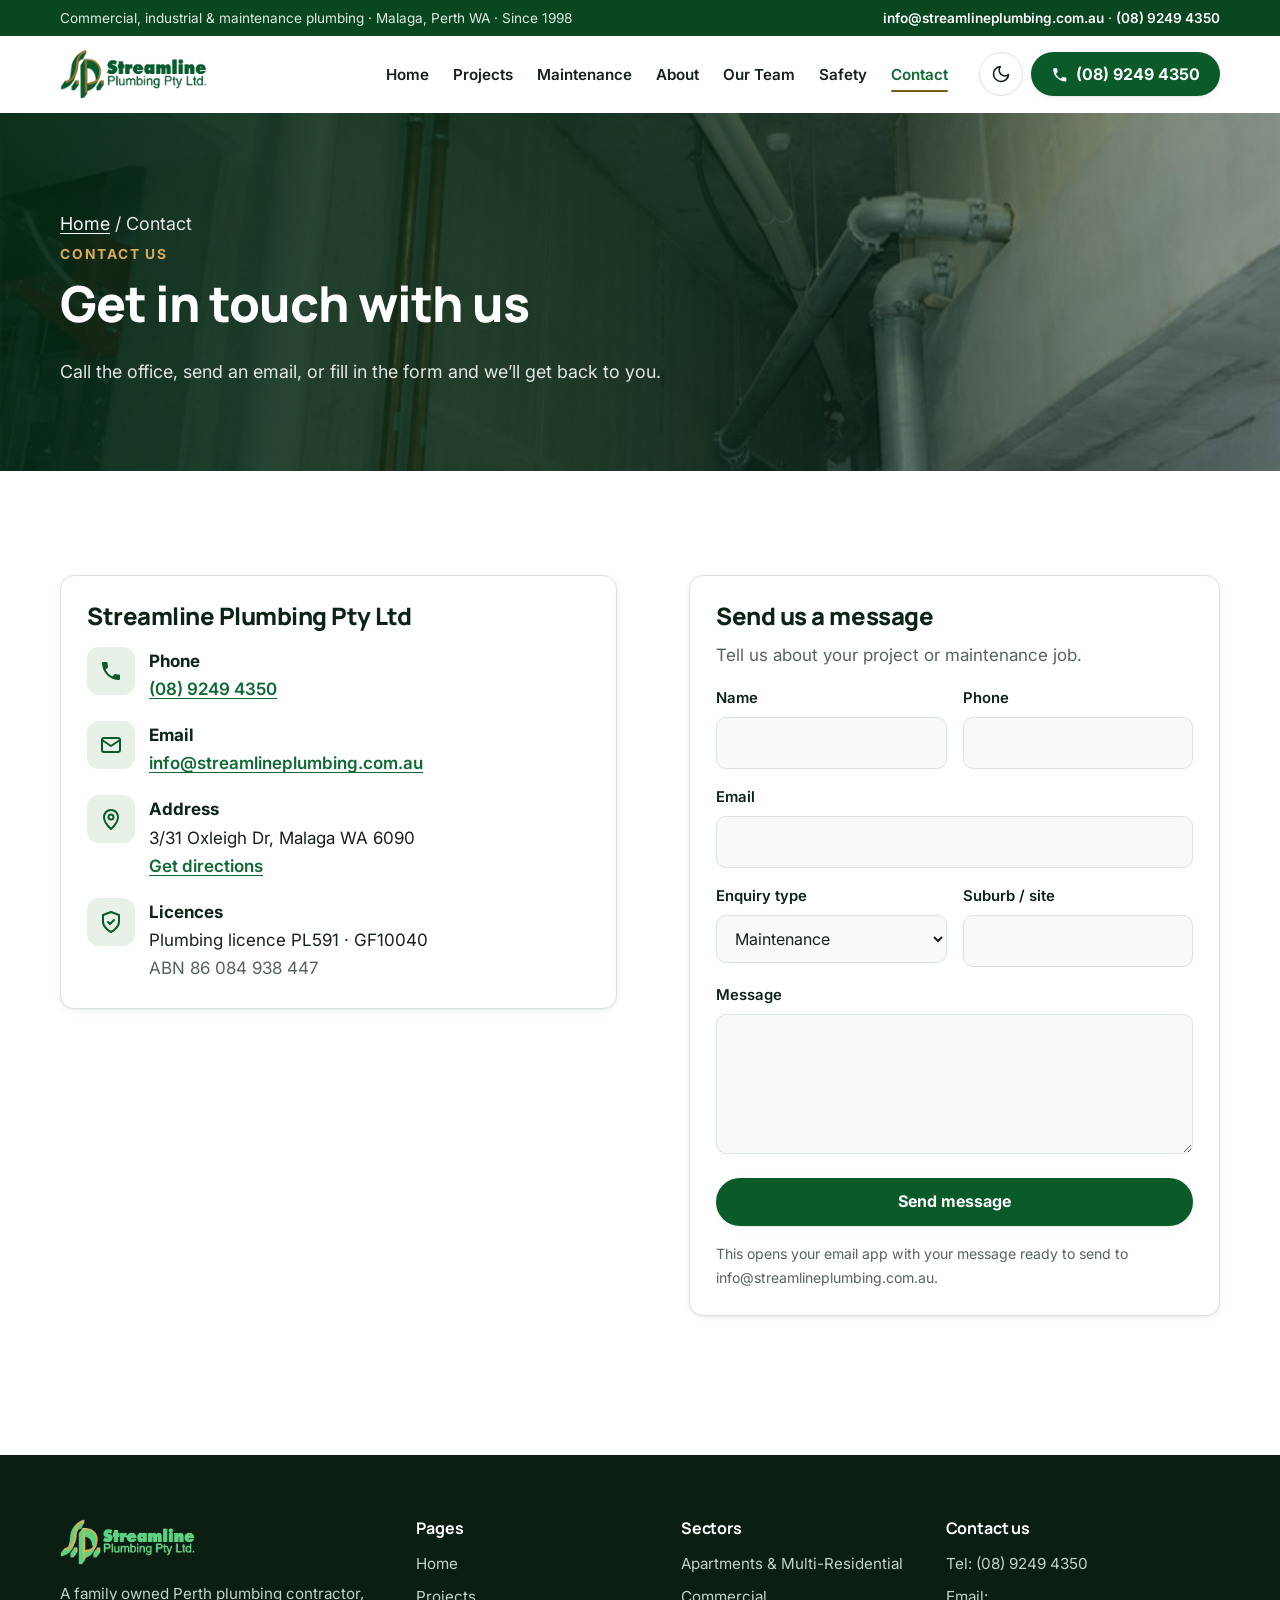
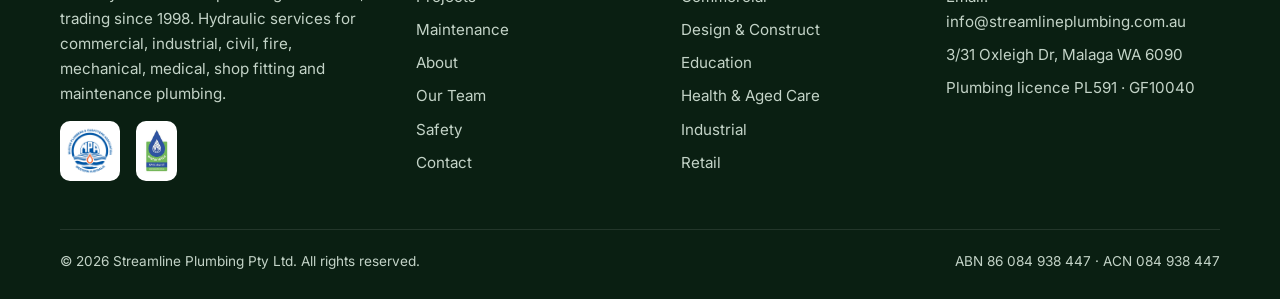
<file: contact.html>
<!DOCTYPE html>
<html lang="en-AU">
<head>
  <meta charset="utf-8">
  <meta name="viewport" content="width=device-width, initial-scale=1">
  <meta name="robots" content="noindex">
  <title>Contact Us | Streamline Plumbing, 3/31 Oxleigh Dr Malaga WA</title>
  <meta name="description" content="Contact Streamline Plumbing: call (08) 9249 4350, email info@streamlineplumbing.com.au or visit 3/31 Oxleigh Dr, Malaga WA 6090.">
  <meta name="theme-color" content="#0b5a2a">
  <script>(function(d){d.className+=' js';var t;try{t=localStorage.getItem('sp-theme')}catch(e){}if(t!=='light'&&t!=='dark'){t=window.matchMedia&&matchMedia('(prefers-color-scheme: dark)').matches?'dark':'light'}d.setAttribute('data-theme',t)})(document.documentElement);</script>
  <link rel="icon" href="images/logo.png">
  <link rel="preconnect" href="https://fonts.googleapis.com">
  <link rel="preconnect" href="https://fonts.gstatic.com" crossorigin>
  <link href="https://fonts.googleapis.com/css2?family=Inter:wght@400;600;700&family=Manrope:wght@700;800&display=swap" rel="stylesheet">
  <link rel="stylesheet" href="css/style.css">
</head>
<body>
<a class="skip" href="#main">Skip to content</a>

<div class="topbar">
  <div class="container">
    <span>Commercial, industrial &amp; maintenance plumbing<span class="t-hide"> &middot; Malaga, Perth WA &middot; Since 1998</span></span>
    <span class="t-hide"><a href="mailto:info@streamlineplumbing.com.au">info@streamlineplumbing.com.au</a> &middot; <a href="tel:+61892494350">(08) 9249 4350</a></span>
  </div>
</div>

<header class="site-header">
  <div class="container">
    <a class="brand" href="index.html" aria-label="Streamline Plumbing home">
      <img class="logo-light" src="images/logo.png" alt="Streamline Plumbing Pty Ltd" width="724" height="246">
      <img class="logo-dark" src="images/logo-dark.png" alt="Streamline Plumbing Pty Ltd" width="724" height="246">
    </a>
    <nav class="nav" id="site-nav" aria-label="Main">
      <a href="index.html">Home</a>
      <a href="projects.html">Projects</a>
      <a href="maintenance.html">Maintenance</a>
      <a href="about.html">About</a>
      <a href="team.html">Our Team</a>
      <a href="safety.html">Safety</a>
      <a href="contact.html" aria-current="page">Contact</a>
    </nav>
    <div class="header-actions">
      <button class="theme-toggle" type="button" aria-label="Switch to dark mode" aria-pressed="false">
        <svg class="i-moon" viewBox="0 0 24 24" fill="none" stroke="currentColor" stroke-width="2" stroke-linecap="round" stroke-linejoin="round" aria-hidden="true"><path d="M21 12.8A9 9 0 1 1 11.2 3a7 7 0 0 0 9.8 9.8z"/></svg>
        <svg class="i-sun" viewBox="0 0 24 24" fill="none" stroke="currentColor" stroke-width="2" stroke-linecap="round" aria-hidden="true"><circle cx="12" cy="12" r="4"/><path d="M12 2v2M12 20v2M4.9 4.9l1.4 1.4M17.7 17.7l1.4 1.4M2 12h2M20 12h2M4.9 19.1l1.4-1.4M17.7 6.3l1.4-1.4"/></svg>
      </button>
      <a class="btn btn--primary call-btn" href="tel:+61892494350" aria-label="Call Streamline Plumbing on (08) 9249 4350">
        <svg viewBox="0 0 24 24" fill="currentColor" aria-hidden="true"><path d="M6.6 10.8a15.1 15.1 0 0 0 6.6 6.6l2.2-2.2a1 1 0 0 1 1-.25 11.4 11.4 0 0 0 3.6.57 1 1 0 0 1 1 1V20a1 1 0 0 1-1 1A17 17 0 0 1 3 4a1 1 0 0 1 1-1h3.5a1 1 0 0 1 1 1c0 1.25.2 2.45.57 3.57a1 1 0 0 1-.25 1z"/></svg>
        <span class="call-label">(08) 9249 4350</span><span class="call-short">Call</span>
      </a>
      <button class="menu-toggle" type="button" aria-controls="site-nav" aria-expanded="false" aria-label="Open menu"><span></span></button>
    </div>
  </div>
</header>

<main id="main">

<section class="page-hero">
  <div class="hero-bg"><img src="images/ceiling-pipework.jpg" alt="" width="1000" height="666" fetchpriority="high"></div>
  <div class="container">
    <p class="crumbs"><a href="index.html">Home</a> / Contact</p>
    <span class="eyebrow">Contact us</span>
    <h1>Get in touch with us</h1>
    <p>Call the office, send an email, or fill in the form and we&rsquo;ll get back to you.</p>
  </div>
</section>

<section class="section">
  <div class="container split" style="align-items:start">
    <div>
      <div class="info-card">
        <h2 style="font-size:1.5rem">Streamline Plumbing Pty Ltd</h2>
        <ul class="contact-list" style="margin-top:18px">
          <li>
            <span class="icon"><svg viewBox="0 0 24 24" fill="currentColor" aria-hidden="true"><path d="M6.6 10.8a15.1 15.1 0 0 0 6.6 6.6l2.2-2.2a1 1 0 0 1 1-.25 11.4 11.4 0 0 0 3.6.57 1 1 0 0 1 1 1V20a1 1 0 0 1-1 1A17 17 0 0 1 3 4a1 1 0 0 1 1-1h3.5a1 1 0 0 1 1 1c0 1.25.2 2.45.57 3.57a1 1 0 0 1-.25 1z"/></svg></span>
            <div><strong>Phone</strong><a href="tel:+61892494350">(08) 9249 4350</a></div>
          </li>
          <li>
            <span class="icon"><svg viewBox="0 0 24 24" fill="none" stroke="currentColor" stroke-width="2" stroke-linecap="round" stroke-linejoin="round" aria-hidden="true"><rect x="3" y="5" width="18" height="14" rx="2"/><path d="M3 7l9 6 9-6"/></svg></span>
            <div><strong>Email</strong><a href="mailto:info@streamlineplumbing.com.au">info@streamlineplumbing.com.au</a></div>
          </li>
          <li>
            <span class="icon"><svg viewBox="0 0 24 24" fill="none" stroke="currentColor" stroke-width="2" stroke-linecap="round" stroke-linejoin="round" aria-hidden="true"><path d="M12 22s7-6.2 7-12a7 7 0 0 0-14 0c0 5.8 7 12 7 12z"/><circle cx="12" cy="10" r="2.5"/></svg></span>
            <div><strong>Address</strong>3/31 Oxleigh Dr, Malaga WA 6090<br><a href="https://www.google.com/maps/search/?api=1&amp;query=3%2F31+Oxleigh+Dr+Malaga+WA+6090" target="_blank" rel="noopener">Get directions</a></div>
          </li>
          <li>
            <span class="icon"><svg viewBox="0 0 24 24" fill="none" stroke="currentColor" stroke-width="2" stroke-linecap="round" stroke-linejoin="round" aria-hidden="true"><path d="M12 22s8-4 8-10V5l-8-3-8 3v7c0 6 8 10 8 10z"/><path d="M9 12l2 2 4-4"/></svg></span>
            <div><strong>Licences</strong>Plumbing licence PL591 &middot; GF10040<br><span class="muted">ABN 86 084 938 447</span></div>
          </li>
        </ul>
      </div>
      <iframe class="map" style="margin-top:22px;height:300px" title="Map showing 3/31 Oxleigh Dr, Malaga WA" loading="lazy" referrerpolicy="no-referrer-when-downgrade" src="https://maps.google.com/maps?q=3%2F31%20Oxleigh%20Dr%2C%20Malaga%20WA%206090&amp;z=15&amp;output=embed"></iframe>
    </div>

    <div class="info-card">
      <h2 style="font-size:1.5rem">Send us a message</h2>
      <p class="muted">Tell us about your project or maintenance job.</p>
      <form class="form" id="enquiry-form">
        <div class="form-row">
          <div><label for="f-name">Name</label><input id="f-name" name="name" type="text" autocomplete="name" required></div>
          <div><label for="f-phone">Phone</label><input id="f-phone" name="phone" type="tel" autocomplete="tel"></div>
        </div>
        <div><label for="f-email">Email</label><input id="f-email" name="email" type="email" autocomplete="email" required></div>
        <div class="form-row">
          <div>
            <label for="f-type">Enquiry type</label>
            <select id="f-type" name="type">
              <option>Maintenance</option>
              <option>Backflow testing</option>
              <option>Commercial project</option>
              <option>Design &amp; construct</option>
              <option>Other</option>
            </select>
          </div>
          <div><label for="f-suburb">Suburb / site</label><input id="f-suburb" name="suburb" type="text" autocomplete="address-level2"></div>
        </div>
        <div><label for="f-message">Message</label><textarea id="f-message" name="message" required></textarea></div>
        <button class="btn btn--primary" type="submit">Send message</button>
        <p class="form-note">This opens your email app with your message ready to send to info@streamlineplumbing.com.au.</p>
      </form>
    </div>
  </div>
</section>
</main>

<footer class="site-footer">
  <div class="container">
    <div class="footer-grid">
      <div>
        <img class="footer-logo" src="images/logo-dark.png" alt="Streamline Plumbing Pty Ltd" width="724" height="246" loading="lazy" decoding="async">
        <p>A family owned Perth plumbing contractor, trading since 1998. Hydraulic services for commercial, industrial, civil, fire, mechanical, medical, shop fitting and maintenance plumbing.</p>
        <div class="badges">
          <img src="images/mpa-badge.png" alt="Master Plumbers &amp; Gasfitters Association of Western Australia" width="220" height="220" loading="lazy" decoding="async">
          <img src="images/waterwise-specialist.jpg" alt="Waterwise Specialist" width="176" height="287" loading="lazy" decoding="async">
        </div>
      </div>
      <div>
        <h3>Pages</h3>
        <ul>
          <li><a href="index.html">Home</a></li>
          <li><a href="projects.html">Projects</a></li>
          <li><a href="maintenance.html">Maintenance</a></li>
          <li><a href="about.html">About</a></li>
          <li><a href="team.html">Our Team</a></li>
          <li><a href="safety.html">Safety</a></li>
          <li><a href="contact.html">Contact</a></li>
        </ul>
      </div>
      <div>
        <h3>Sectors</h3>
        <ul>
          <li><a href="projects.html#apartments">Apartments &amp; Multi-Residential</a></li>
          <li><a href="projects.html#commercial">Commercial</a></li>
          <li><a href="projects.html#design-construct">Design &amp; Construct</a></li>
          <li><a href="projects.html#education">Education</a></li>
          <li><a href="projects.html#health">Health &amp; Aged Care</a></li>
          <li><a href="projects.html#industrial">Industrial</a></li>
          <li><a href="projects.html#retail">Retail</a></li>
        </ul>
      </div>
      <div>
        <h3>Contact us</h3>
        <ul>
          <li>Tel: <a href="tel:+61892494350">(08) 9249 4350</a></li>
          <li>Email: <a href="mailto:info@streamlineplumbing.com.au">info@streamlineplumbing.com.au</a></li>
          <li>3/31 Oxleigh Dr, Malaga WA 6090</li>
          <li>Plumbing licence PL591 &middot; GF10040</li>
        </ul>
      </div>
    </div>
    <div class="footer-bottom">
      <span>&copy; <span id="year">2026</span> Streamline Plumbing Pty Ltd. All rights reserved.</span>
      <span>ABN 86 084 938 447 &middot; ACN 084 938 447</span>
    </div>
  </div>
</footer>

<div class="call-bar">
  <a class="btn btn--primary" href="tel:+61892494350"><svg viewBox="0 0 24 24" fill="currentColor" aria-hidden="true"><path d="M6.6 10.8a15.1 15.1 0 0 0 6.6 6.6l2.2-2.2a1 1 0 0 1 1-.25 11.4 11.4 0 0 0 3.6.57 1 1 0 0 1 1 1V20a1 1 0 0 1-1 1A17 17 0 0 1 3 4a1 1 0 0 1 1-1h3.5a1 1 0 0 1 1 1c0 1.25.2 2.45.57 3.57a1 1 0 0 1-.25 1z"/></svg> Call (08) 9249 4350</a>
</div>

<script src="js/main.js"></script>
</body>
</html>
</file>
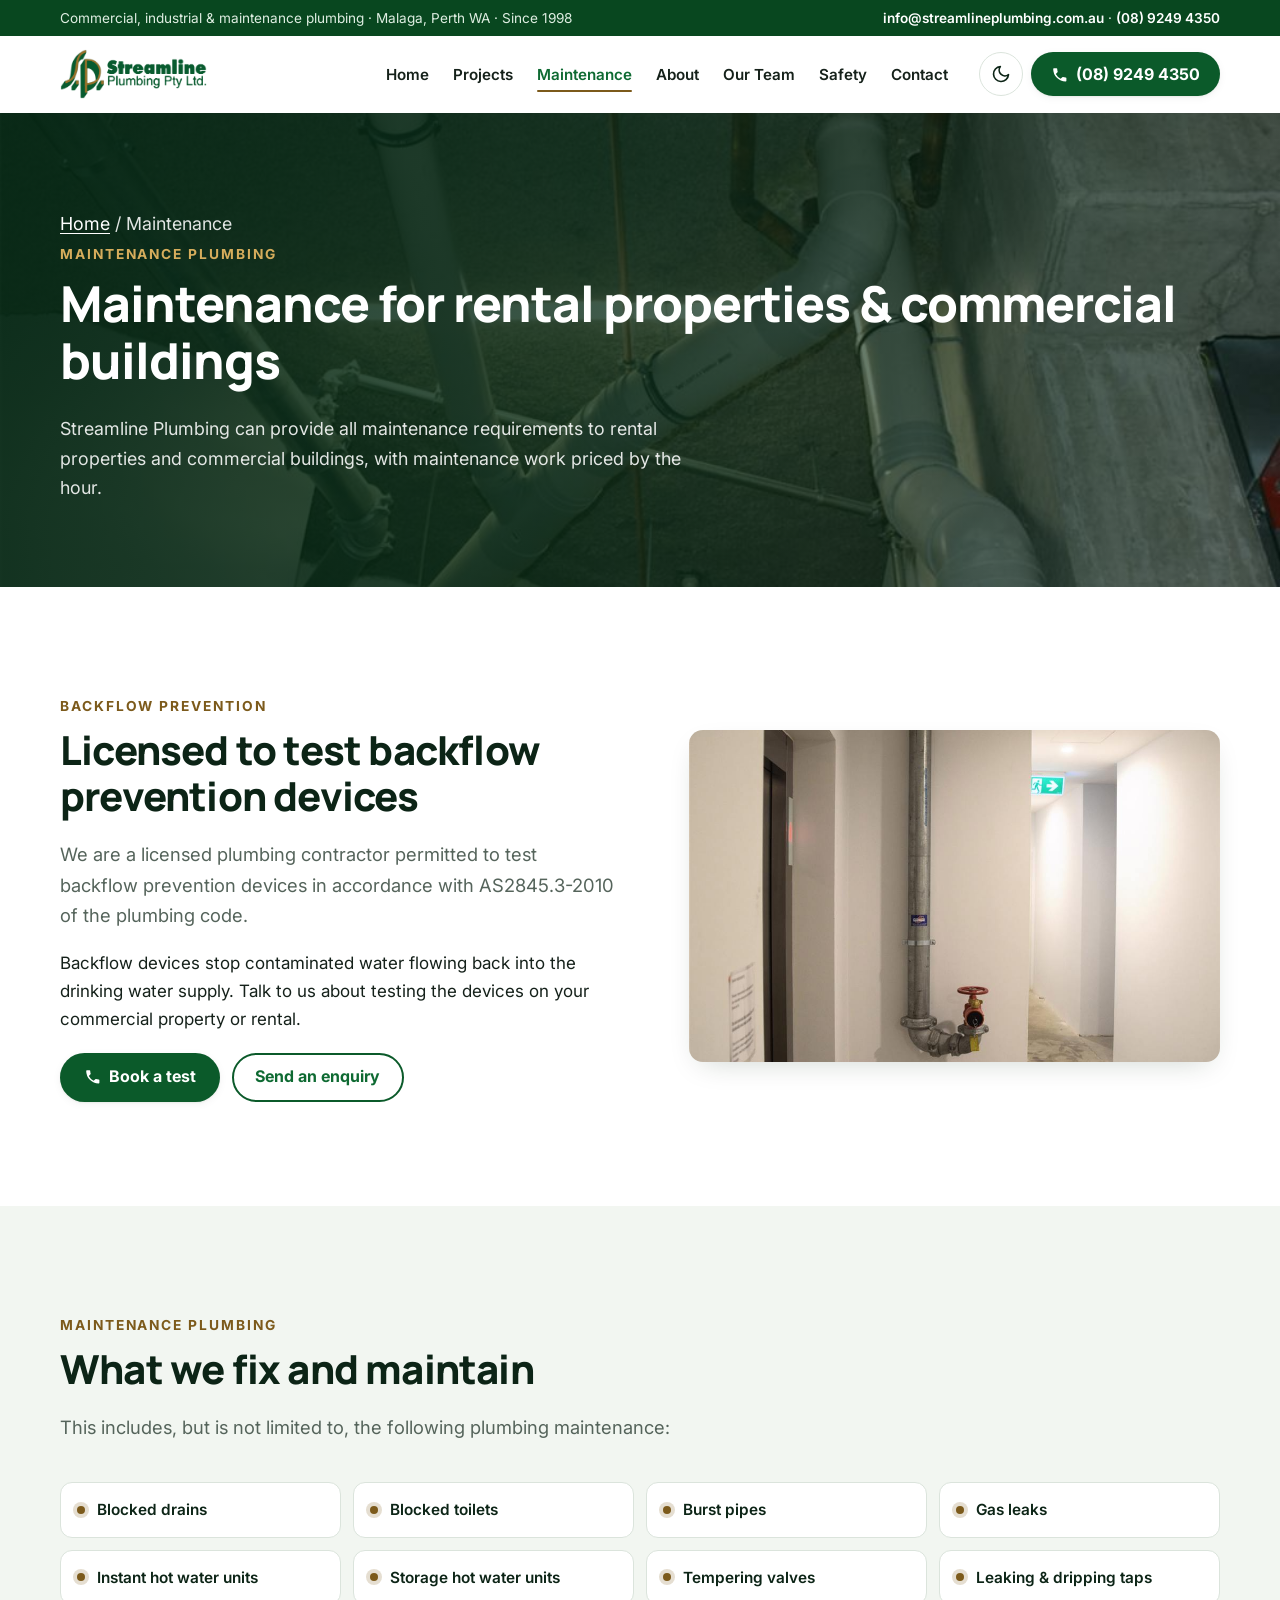
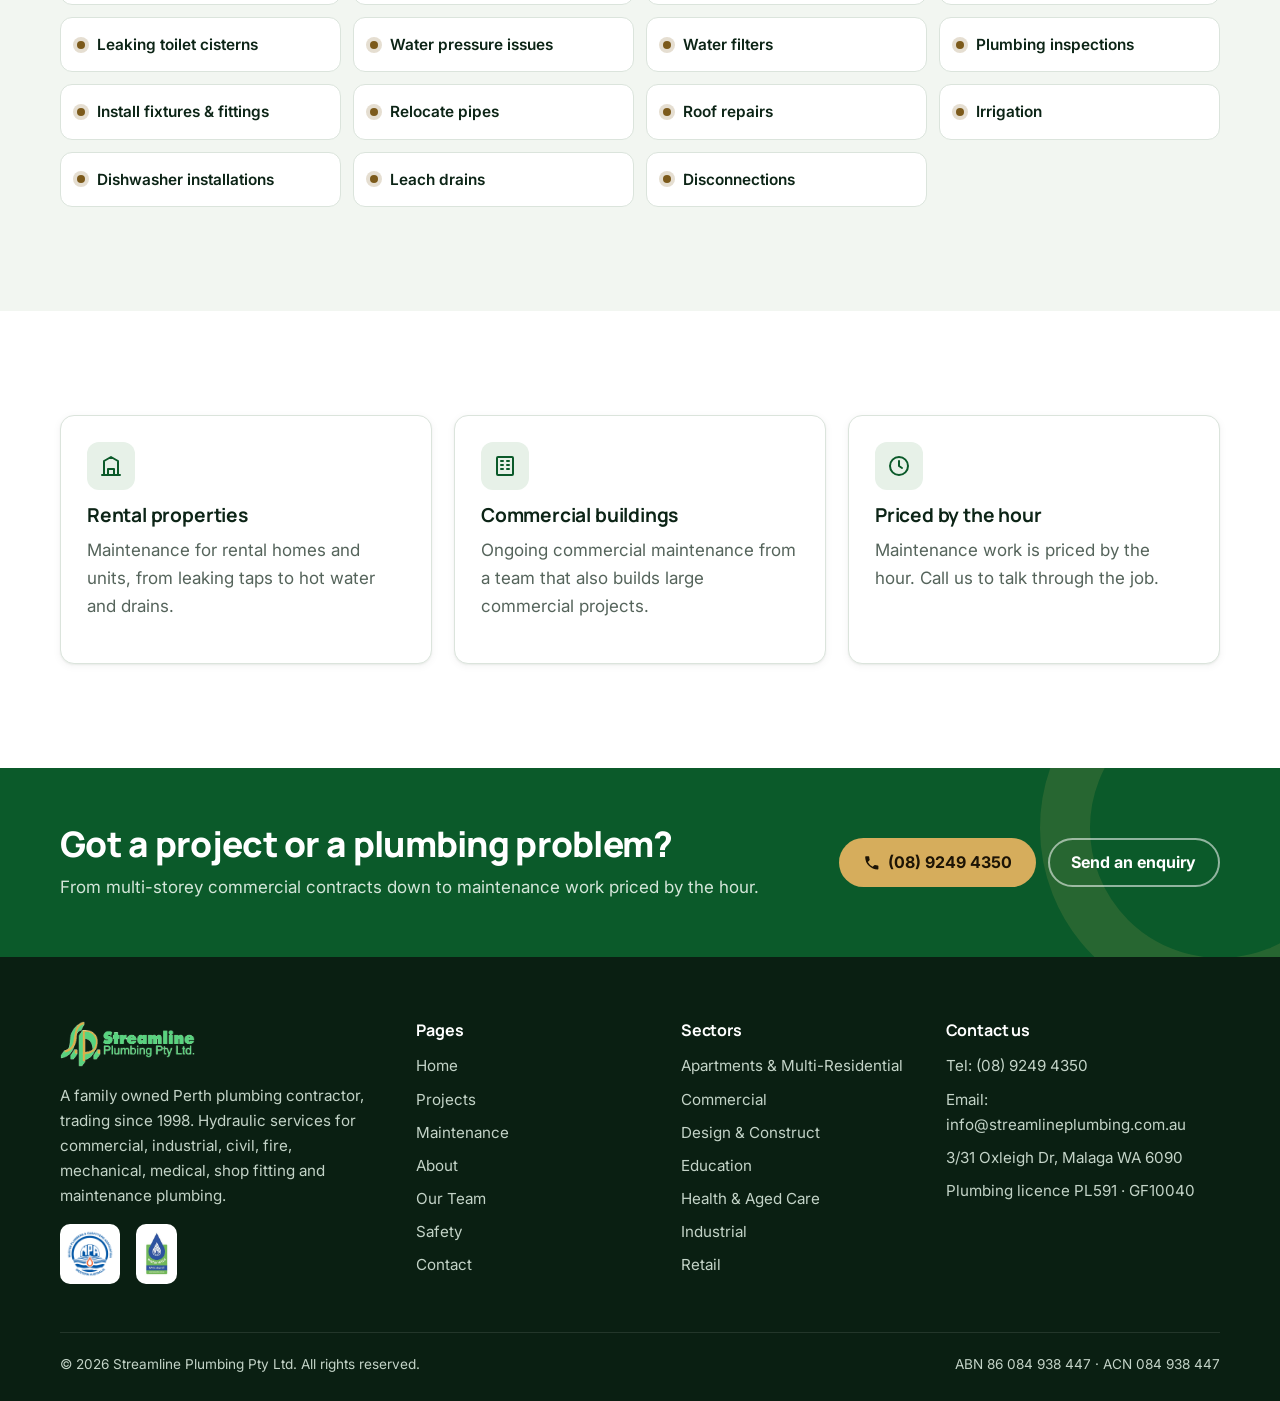
<file: maintenance.html>
<!DOCTYPE html>
<html lang="en-AU">
<head>
  <meta charset="utf-8">
  <meta name="viewport" content="width=device-width, initial-scale=1">
  <meta name="robots" content="noindex">
  <title>Maintenance Plumbing &amp; Backflow Testing | Streamline Plumbing</title>
  <meta name="description" content="Maintenance plumbing for rental properties and commercial buildings in Perth: blocked drains, hot water units, burst pipes, gas leaks, backflow prevention testing to AS2845.3 and more.">
  <meta name="theme-color" content="#0b5a2a">
  <script>(function(d){d.className+=' js';var t;try{t=localStorage.getItem('sp-theme')}catch(e){}if(t!=='light'&&t!=='dark'){t=window.matchMedia&&matchMedia('(prefers-color-scheme: dark)').matches?'dark':'light'}d.setAttribute('data-theme',t)})(document.documentElement);</script>
  <link rel="icon" href="images/logo.png">
  <link rel="preconnect" href="https://fonts.googleapis.com">
  <link rel="preconnect" href="https://fonts.gstatic.com" crossorigin>
  <link href="https://fonts.googleapis.com/css2?family=Inter:wght@400;600;700&family=Manrope:wght@700;800&display=swap" rel="stylesheet">
  <link rel="stylesheet" href="css/style.css">
</head>
<body>
<a class="skip" href="#main">Skip to content</a>

<div class="topbar">
  <div class="container">
    <span>Commercial, industrial &amp; maintenance plumbing<span class="t-hide"> &middot; Malaga, Perth WA &middot; Since 1998</span></span>
    <span class="t-hide"><a href="mailto:info@streamlineplumbing.com.au">info@streamlineplumbing.com.au</a> &middot; <a href="tel:+61892494350">(08) 9249 4350</a></span>
  </div>
</div>

<header class="site-header">
  <div class="container">
    <a class="brand" href="index.html" aria-label="Streamline Plumbing home">
      <img class="logo-light" src="images/logo.png" alt="Streamline Plumbing Pty Ltd" width="724" height="246">
      <img class="logo-dark" src="images/logo-dark.png" alt="Streamline Plumbing Pty Ltd" width="724" height="246">
    </a>
    <nav class="nav" id="site-nav" aria-label="Main">
      <a href="index.html">Home</a>
      <a href="projects.html">Projects</a>
      <a href="maintenance.html" aria-current="page">Maintenance</a>
      <a href="about.html">About</a>
      <a href="team.html">Our Team</a>
      <a href="safety.html">Safety</a>
      <a href="contact.html">Contact</a>
    </nav>
    <div class="header-actions">
      <button class="theme-toggle" type="button" aria-label="Switch to dark mode" aria-pressed="false">
        <svg class="i-moon" viewBox="0 0 24 24" fill="none" stroke="currentColor" stroke-width="2" stroke-linecap="round" stroke-linejoin="round" aria-hidden="true"><path d="M21 12.8A9 9 0 1 1 11.2 3a7 7 0 0 0 9.8 9.8z"/></svg>
        <svg class="i-sun" viewBox="0 0 24 24" fill="none" stroke="currentColor" stroke-width="2" stroke-linecap="round" aria-hidden="true"><circle cx="12" cy="12" r="4"/><path d="M12 2v2M12 20v2M4.9 4.9l1.4 1.4M17.7 17.7l1.4 1.4M2 12h2M20 12h2M4.9 19.1l1.4-1.4M17.7 6.3l1.4-1.4"/></svg>
      </button>
      <a class="btn btn--primary call-btn" href="tel:+61892494350" aria-label="Call Streamline Plumbing on (08) 9249 4350">
        <svg viewBox="0 0 24 24" fill="currentColor" aria-hidden="true"><path d="M6.6 10.8a15.1 15.1 0 0 0 6.6 6.6l2.2-2.2a1 1 0 0 1 1-.25 11.4 11.4 0 0 0 3.6.57 1 1 0 0 1 1 1V20a1 1 0 0 1-1 1A17 17 0 0 1 3 4a1 1 0 0 1 1-1h3.5a1 1 0 0 1 1 1c0 1.25.2 2.45.57 3.57a1 1 0 0 1-.25 1z"/></svg>
        <span class="call-label">(08) 9249 4350</span><span class="call-short">Call</span>
      </a>
      <button class="menu-toggle" type="button" aria-controls="site-nav" aria-expanded="false" aria-label="Open menu"><span></span></button>
    </div>
  </div>
</header>

<main id="main">

<section class="page-hero">
  <div class="hero-bg"><img src="images/stormwater-pipework.jpg" alt="" width="1000" height="666" fetchpriority="high"></div>
  <div class="container">
    <p class="crumbs"><a href="index.html">Home</a> / Maintenance</p>
    <span class="eyebrow">Maintenance plumbing</span>
    <h1>Maintenance for rental properties &amp; commercial buildings</h1>
    <p>Streamline Plumbing can provide all maintenance requirements to rental properties and commercial buildings, with maintenance work priced by the hour.</p>
  </div>
</section>

<section class="section">
  <div class="container split">
    <div>
      <span class="eyebrow">Backflow prevention</span>
      <h2>Licensed to test backflow prevention devices</h2>
      <p class="lead">We are a licensed plumbing contractor permitted to test backflow prevention devices in accordance with AS2845.3-2010 of the plumbing code.</p>
      <p>Backflow devices stop contaminated water flowing back into the drinking water supply. Talk to us about testing the devices on your commercial property or rental.</p>
      <div class="hero-actions" style="margin-top:20px">
        <a class="btn btn--primary" href="tel:+61892494350"><svg viewBox="0 0 24 24" fill="currentColor" aria-hidden="true"><path d="M6.6 10.8a15.1 15.1 0 0 0 6.6 6.6l2.2-2.2a1 1 0 0 1 1-.25 11.4 11.4 0 0 0 3.6.57 1 1 0 0 1 1 1V20a1 1 0 0 1-1 1A17 17 0 0 1 3 4a1 1 0 0 1 1-1h3.5a1 1 0 0 1 1 1c0 1.25.2 2.45.57 3.57a1 1 0 0 1-.25 1z"/></svg> Book a test</a>
        <a class="btn btn--outline" href="contact.html">Send an enquiry</a>
      </div>
    </div>
    <div class="media media--wide"><img src="images/riser-pipework.jpg" alt="Copper and PVC pipework with valves in a service riser" width="1000" height="666" loading="lazy" decoding="async"></div>
  </div>
</section>

<section class="section section--alt">
  <div class="container">
    <div class="section-head">
      <span class="eyebrow">Maintenance plumbing</span>
      <h2>What we fix and maintain</h2>
      <p class="lead">This includes, but is not limited to, the following plumbing maintenance:</p>
    </div>
    <ul class="cap-grid">
      <li>Blocked drains</li>
      <li>Blocked toilets</li>
      <li>Burst pipes</li>
      <li>Gas leaks</li>
      <li>Instant hot water units</li>
      <li>Storage hot water units</li>
      <li>Tempering valves</li>
      <li>Leaking &amp; dripping taps</li>
      <li>Leaking toilet cisterns</li>
      <li>Water pressure issues</li>
      <li>Water filters</li>
      <li>Plumbing inspections</li>
      <li>Install fixtures &amp; fittings</li>
      <li>Relocate pipes</li>
      <li>Roof repairs</li>
      <li>Irrigation</li>
      <li>Dishwasher installations</li>
      <li>Leach drains</li>
      <li>Disconnections</li>
    </ul>
  </div>
</section>

<section class="section">
  <div class="container">
    <div class="grid grid--3">
      <div class="card feature">
        <div class="icon"><svg viewBox="0 0 24 24" fill="none" stroke="currentColor" stroke-width="2" stroke-linecap="round" stroke-linejoin="round" aria-hidden="true"><path d="M3 21h18M5 21V7l7-4 7 4v14M9 21v-6h6v6"/></svg></div>
        <h3>Rental properties</h3>
        <p class="muted">Maintenance for rental homes and units, from leaking taps to hot water and drains.</p>
      </div>
      <div class="card feature">
        <div class="icon"><svg viewBox="0 0 24 24" fill="none" stroke="currentColor" stroke-width="2" stroke-linecap="round" stroke-linejoin="round" aria-hidden="true"><rect x="4" y="3" width="16" height="18" rx="1"/><path d="M8 7h2M14 7h2M8 11h2M14 11h2M8 15h2M14 15h2"/></svg></div>
        <h3>Commercial buildings</h3>
        <p class="muted">Ongoing commercial maintenance from a team that also builds large commercial projects.</p>
      </div>
      <div class="card feature">
        <div class="icon"><svg viewBox="0 0 24 24" fill="none" stroke="currentColor" stroke-width="2" stroke-linecap="round" stroke-linejoin="round" aria-hidden="true"><circle cx="12" cy="12" r="9"/><path d="M12 7v5l3 2"/></svg></div>
        <h3>Priced by the hour</h3>
        <p class="muted">Maintenance work is priced by the hour. Call us to talk through the job.</p>
      </div>
    </div>
  </div>
</section>

<section class="cta-band">
  <div class="container">
    <div>
      <h2>Got a project or a plumbing problem?</h2>
      <p>From multi-storey commercial contracts down to maintenance work priced by the hour.</p>
    </div>
    <div class="cta-actions">
      <a class="btn btn--gold" href="tel:+61892494350"><svg viewBox="0 0 24 24" fill="currentColor" aria-hidden="true"><path d="M6.6 10.8a15.1 15.1 0 0 0 6.6 6.6l2.2-2.2a1 1 0 0 1 1-.25 11.4 11.4 0 0 0 3.6.57 1 1 0 0 1 1 1V20a1 1 0 0 1-1 1A17 17 0 0 1 3 4a1 1 0 0 1 1-1h3.5a1 1 0 0 1 1 1c0 1.25.2 2.45.57 3.57a1 1 0 0 1-.25 1z"/></svg> (08) 9249 4350</a>
      <a class="btn btn--ghost" href="contact.html">Send an enquiry</a>
    </div>
  </div>
</section>
</main>

<footer class="site-footer">
  <div class="container">
    <div class="footer-grid">
      <div>
        <img class="footer-logo" src="images/logo-dark.png" alt="Streamline Plumbing Pty Ltd" width="724" height="246" loading="lazy" decoding="async">
        <p>A family owned Perth plumbing contractor, trading since 1998. Hydraulic services for commercial, industrial, civil, fire, mechanical, medical, shop fitting and maintenance plumbing.</p>
        <div class="badges">
          <img src="images/mpa-badge.png" alt="Master Plumbers &amp; Gasfitters Association of Western Australia" width="220" height="220" loading="lazy" decoding="async">
          <img src="images/waterwise-specialist.jpg" alt="Waterwise Specialist" width="176" height="287" loading="lazy" decoding="async">
        </div>
      </div>
      <div>
        <h3>Pages</h3>
        <ul>
          <li><a href="index.html">Home</a></li>
          <li><a href="projects.html">Projects</a></li>
          <li><a href="maintenance.html">Maintenance</a></li>
          <li><a href="about.html">About</a></li>
          <li><a href="team.html">Our Team</a></li>
          <li><a href="safety.html">Safety</a></li>
          <li><a href="contact.html">Contact</a></li>
        </ul>
      </div>
      <div>
        <h3>Sectors</h3>
        <ul>
          <li><a href="projects.html#apartments">Apartments &amp; Multi-Residential</a></li>
          <li><a href="projects.html#commercial">Commercial</a></li>
          <li><a href="projects.html#design-construct">Design &amp; Construct</a></li>
          <li><a href="projects.html#education">Education</a></li>
          <li><a href="projects.html#health">Health &amp; Aged Care</a></li>
          <li><a href="projects.html#industrial">Industrial</a></li>
          <li><a href="projects.html#retail">Retail</a></li>
        </ul>
      </div>
      <div>
        <h3>Contact us</h3>
        <ul>
          <li>Tel: <a href="tel:+61892494350">(08) 9249 4350</a></li>
          <li>Email: <a href="mailto:info@streamlineplumbing.com.au">info@streamlineplumbing.com.au</a></li>
          <li>3/31 Oxleigh Dr, Malaga WA 6090</li>
          <li>Plumbing licence PL591 &middot; GF10040</li>
        </ul>
      </div>
    </div>
    <div class="footer-bottom">
      <span>&copy; <span id="year">2026</span> Streamline Plumbing Pty Ltd. All rights reserved.</span>
      <span>ABN 86 084 938 447 &middot; ACN 084 938 447</span>
    </div>
  </div>
</footer>

<div class="call-bar">
  <a class="btn btn--primary" href="tel:+61892494350"><svg viewBox="0 0 24 24" fill="currentColor" aria-hidden="true"><path d="M6.6 10.8a15.1 15.1 0 0 0 6.6 6.6l2.2-2.2a1 1 0 0 1 1-.25 11.4 11.4 0 0 0 3.6.57 1 1 0 0 1 1 1V20a1 1 0 0 1-1 1A17 17 0 0 1 3 4a1 1 0 0 1 1-1h3.5a1 1 0 0 1 1 1c0 1.25.2 2.45.57 3.57a1 1 0 0 1-.25 1z"/></svg> Call (08) 9249 4350</a>
</div>

<script src="js/main.js"></script>
</body>
</html>
</file>
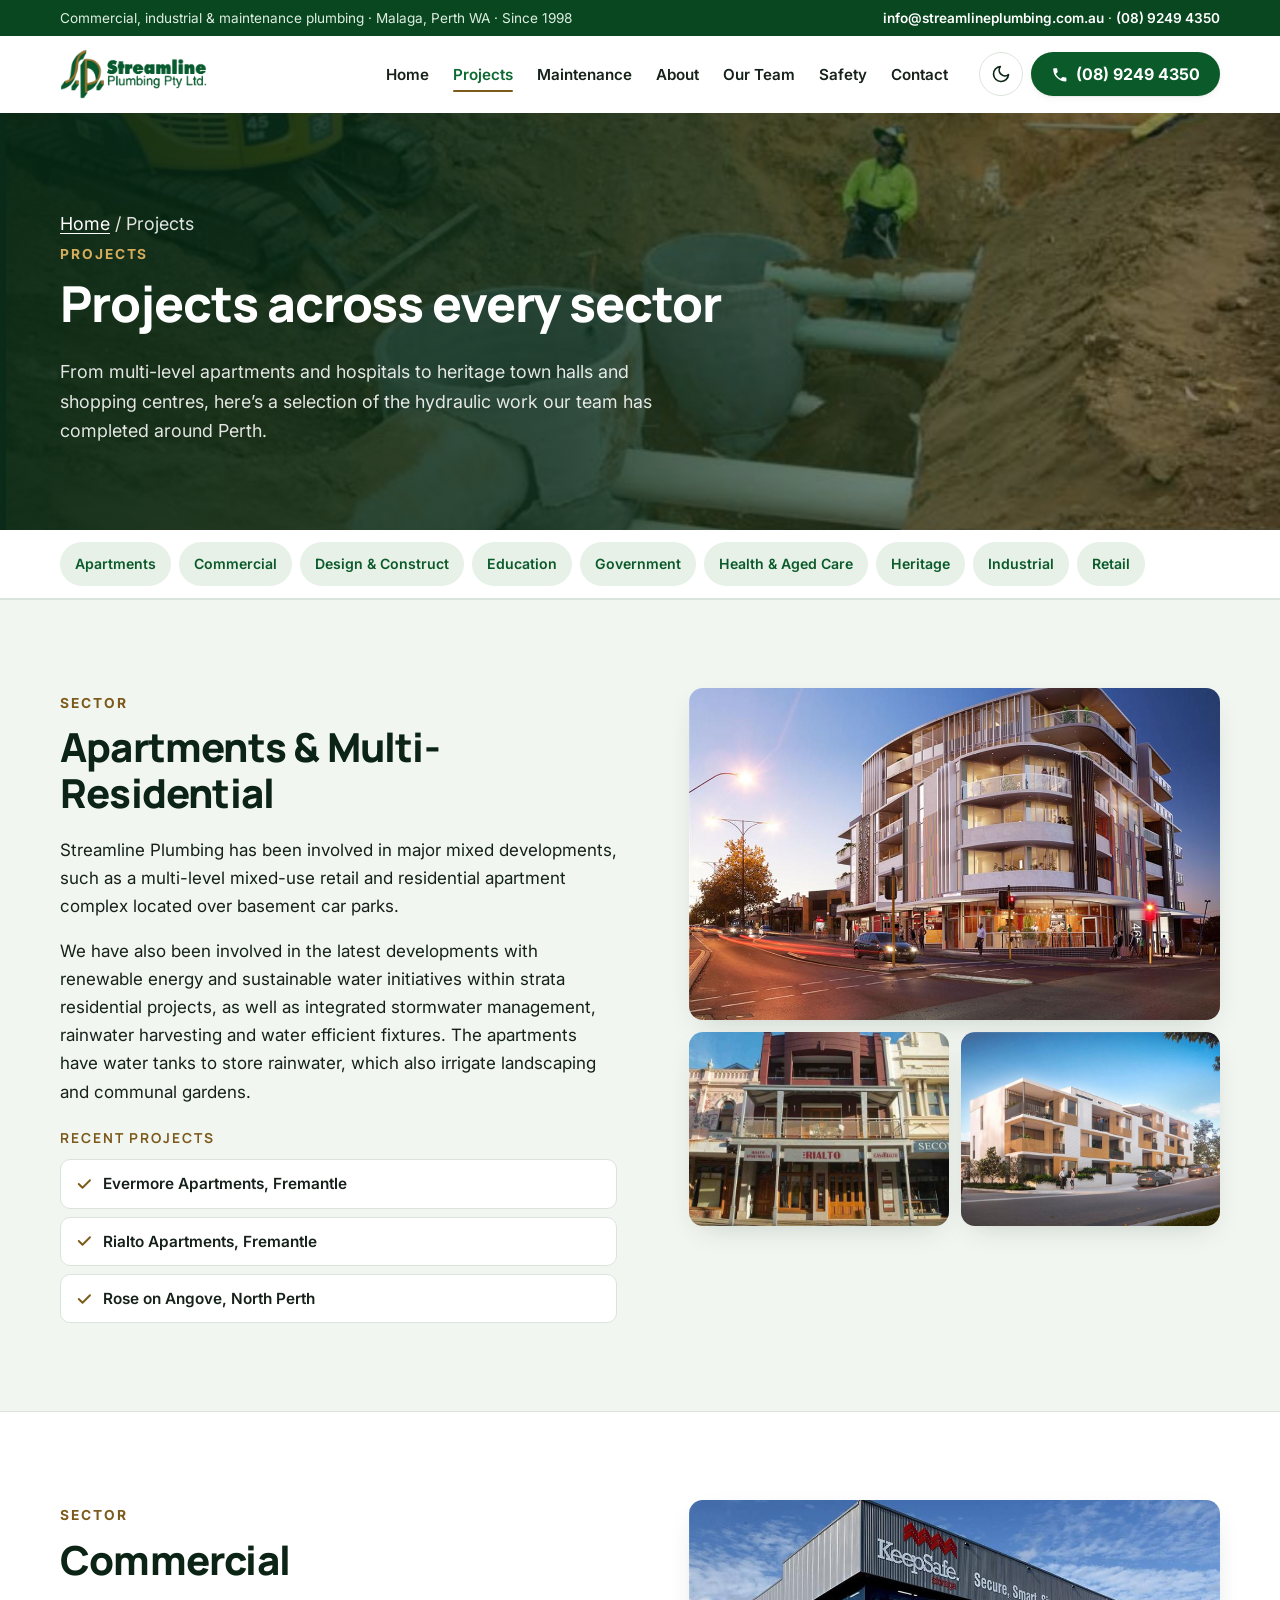
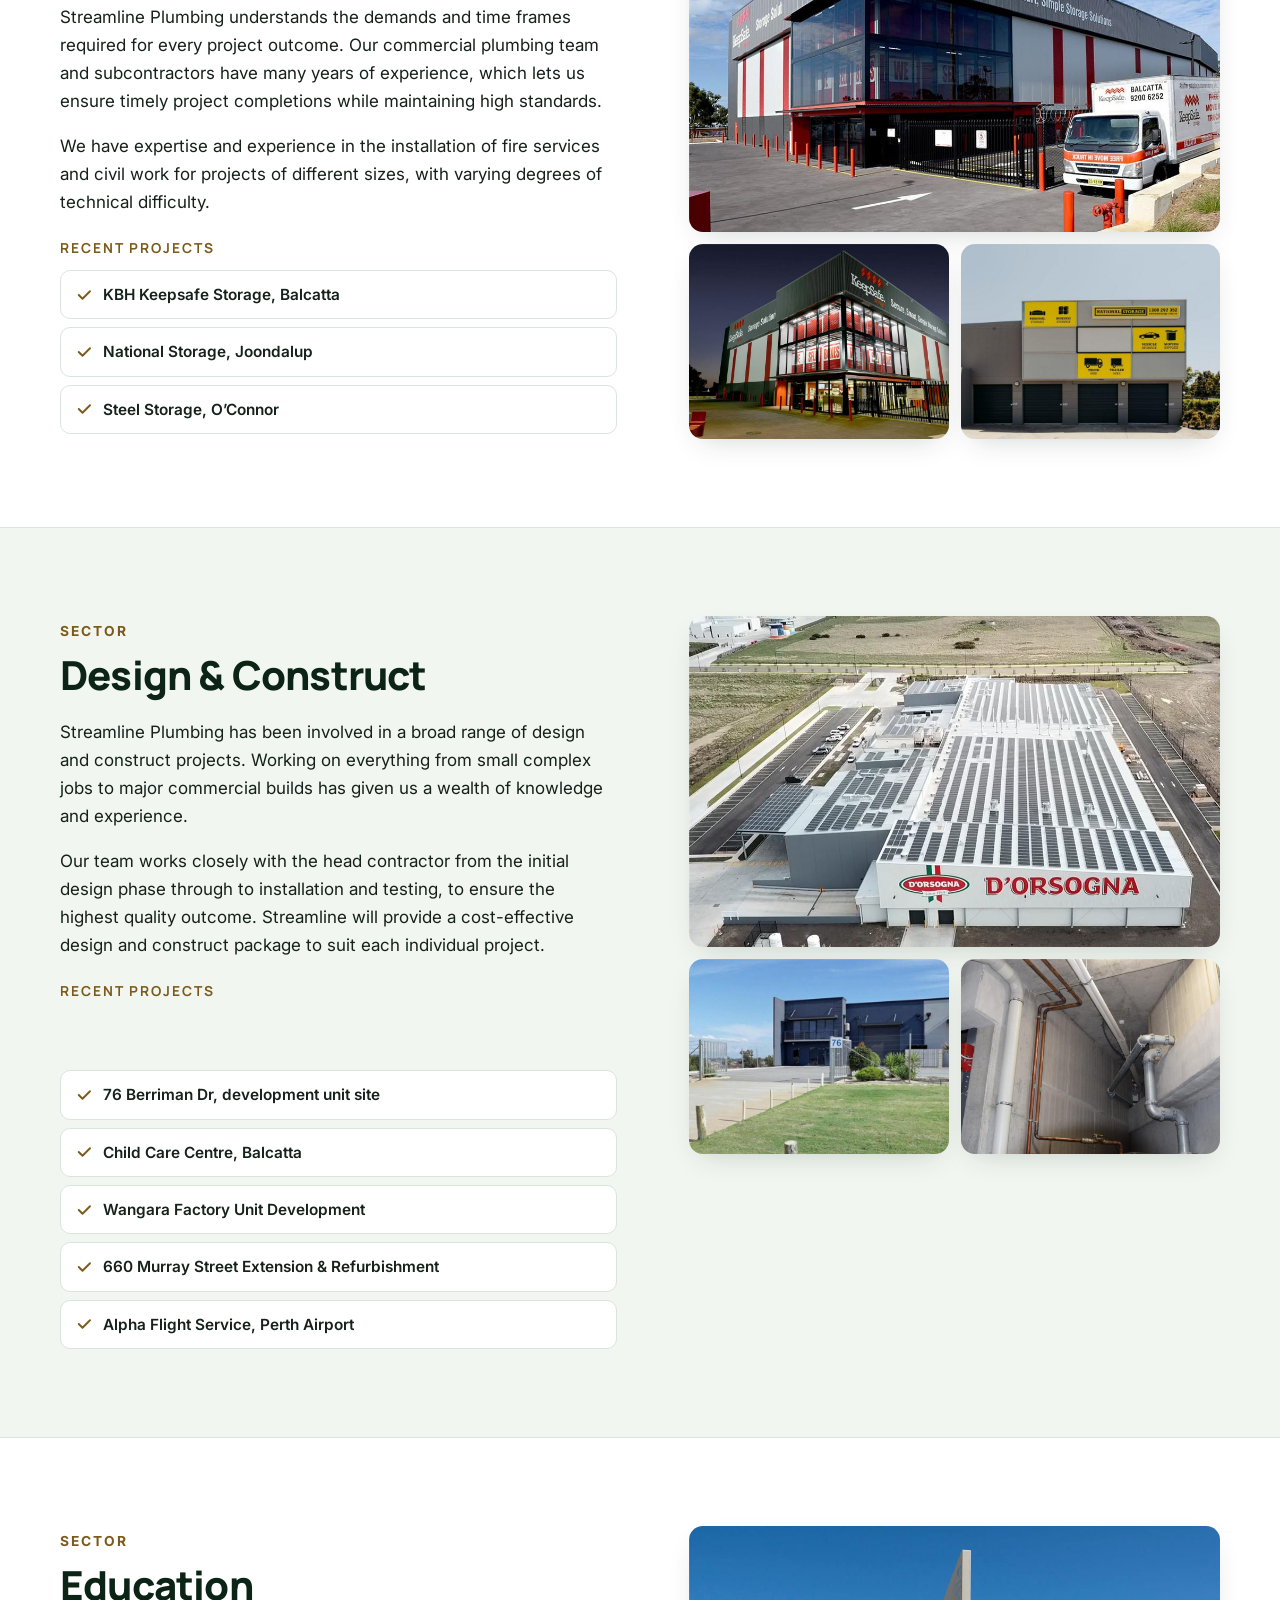
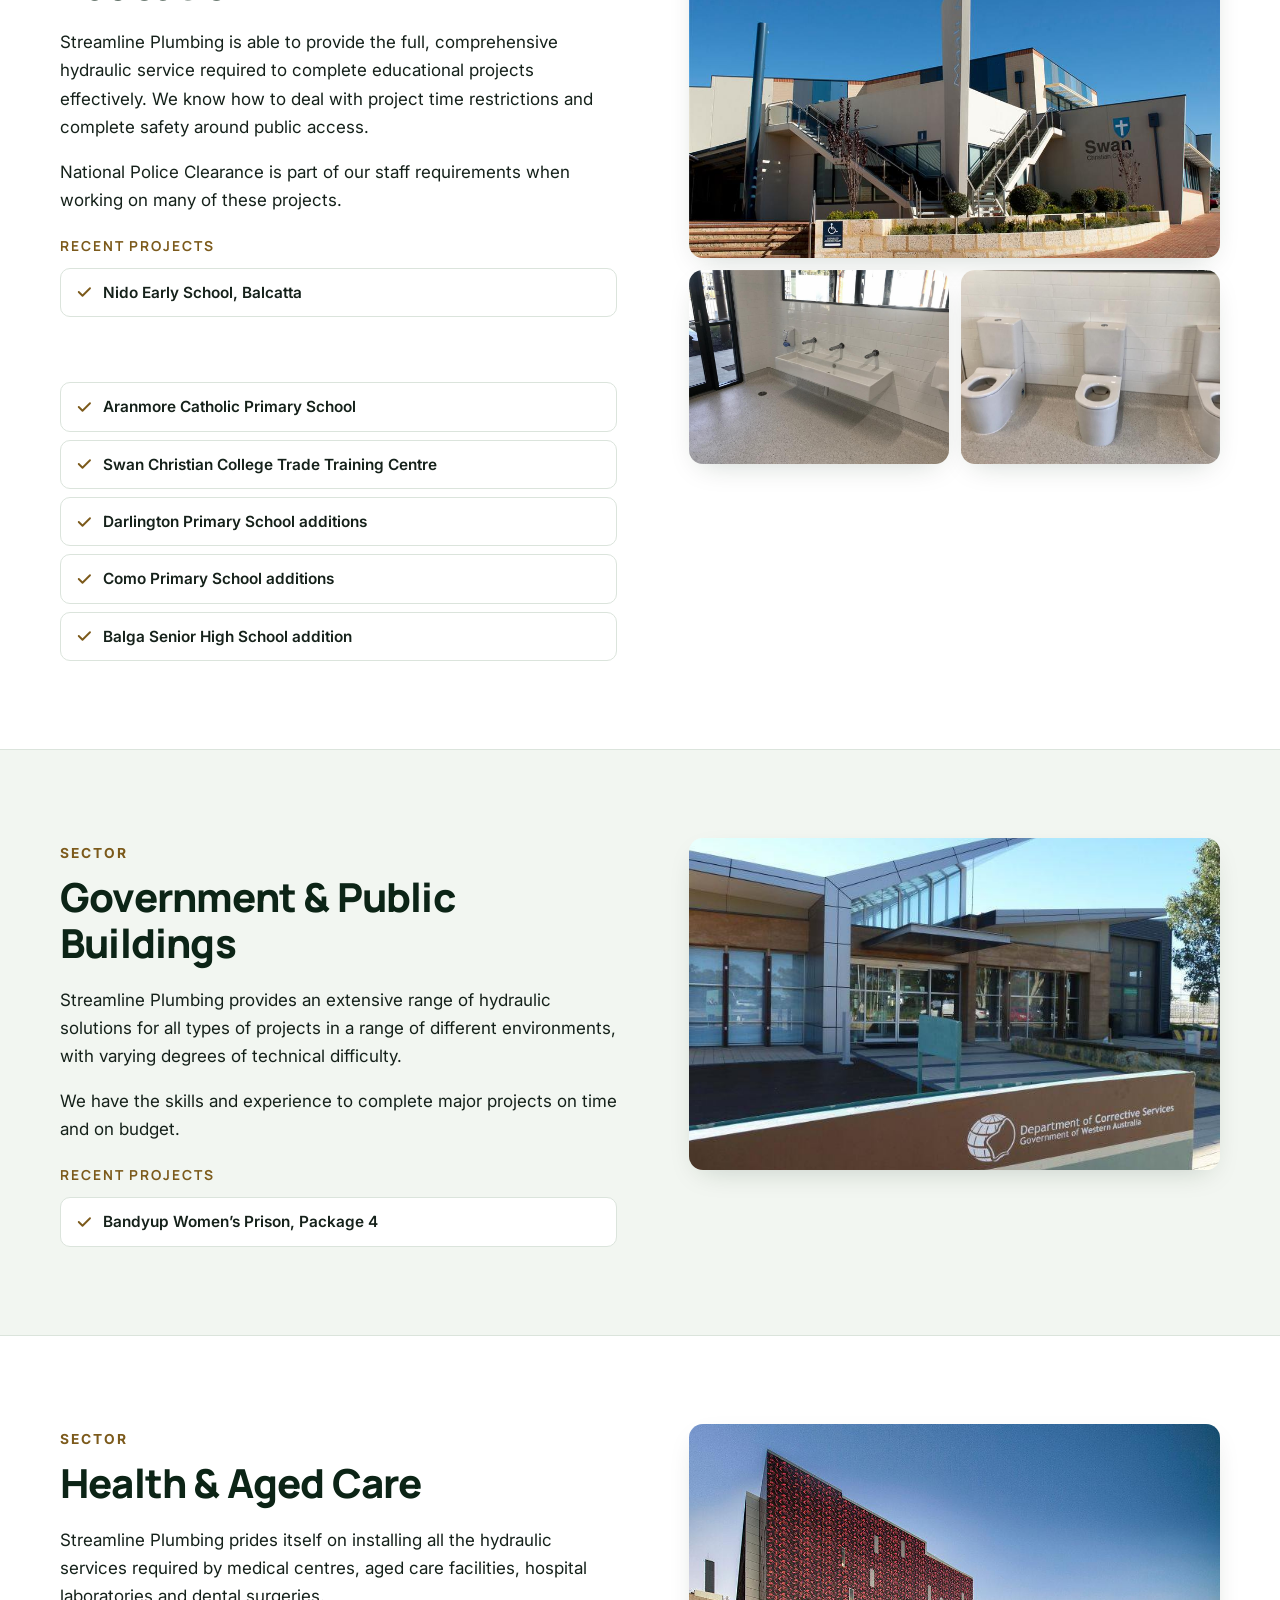
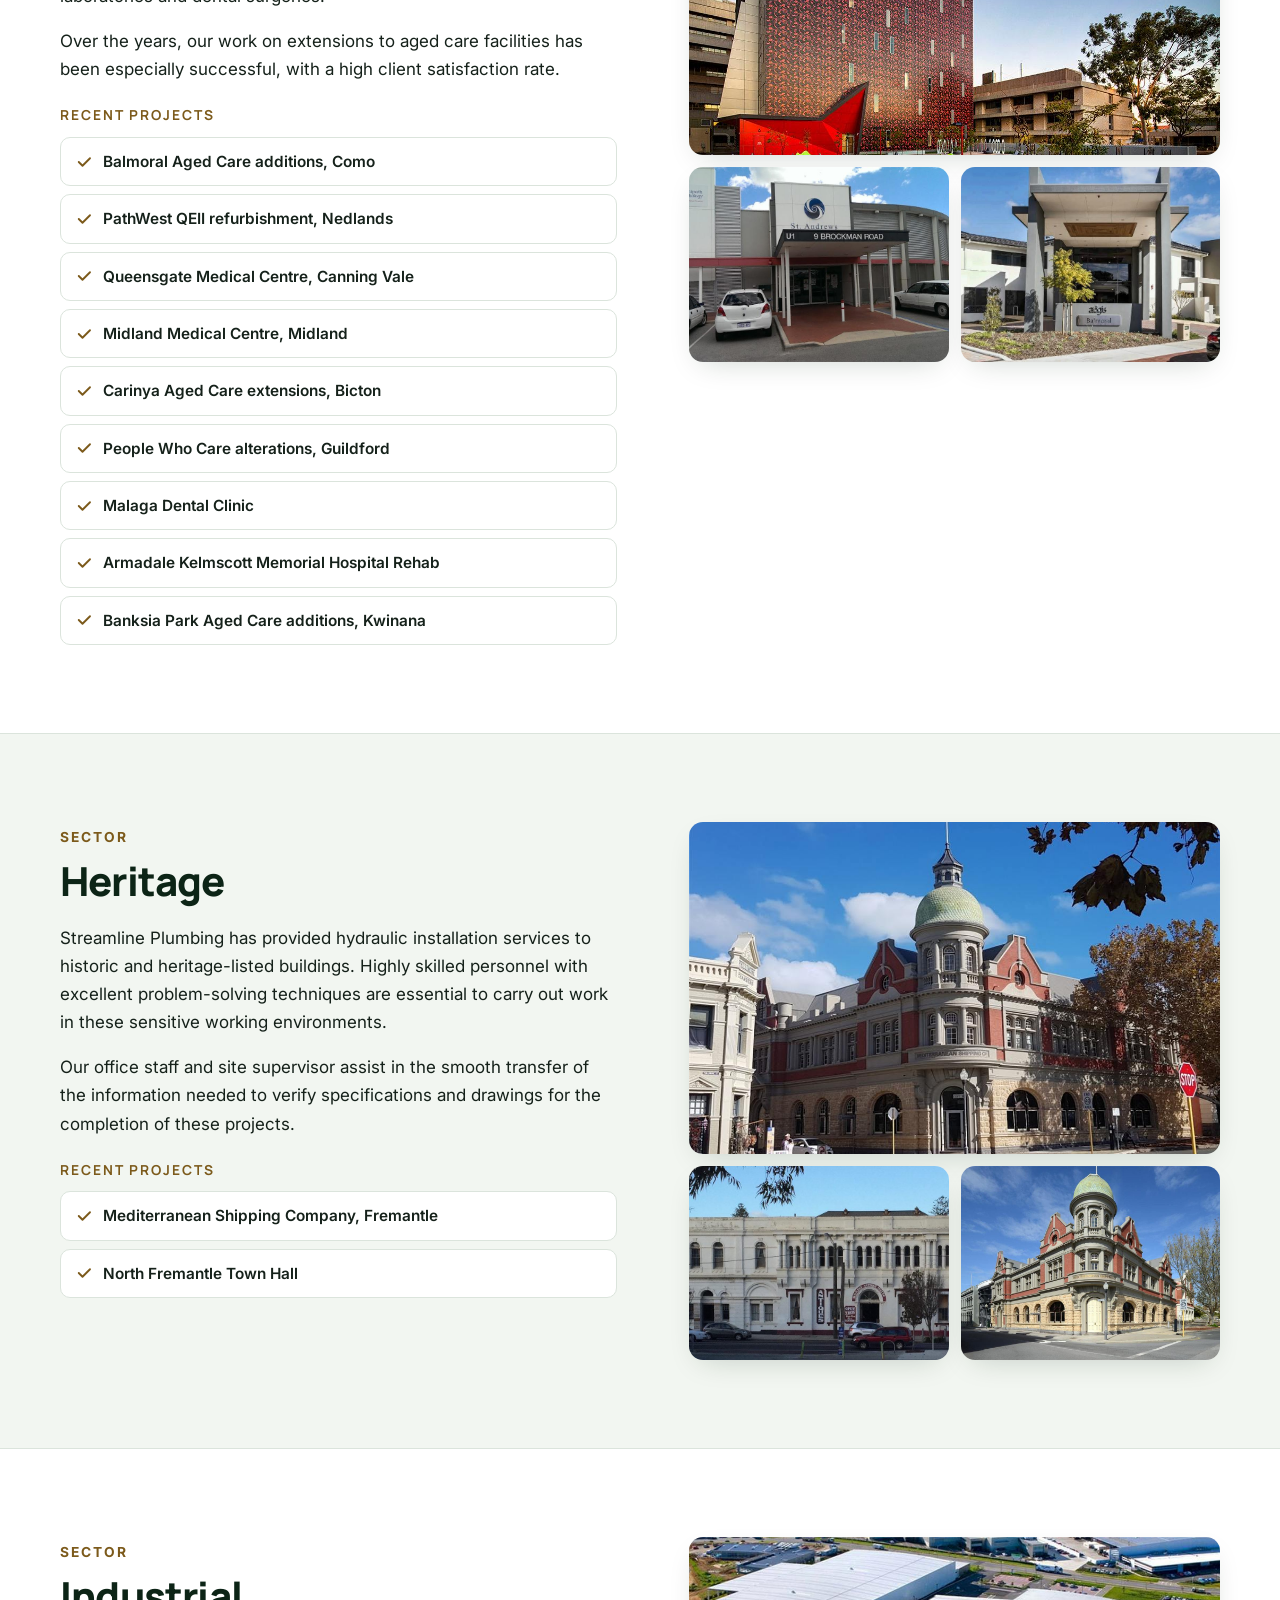
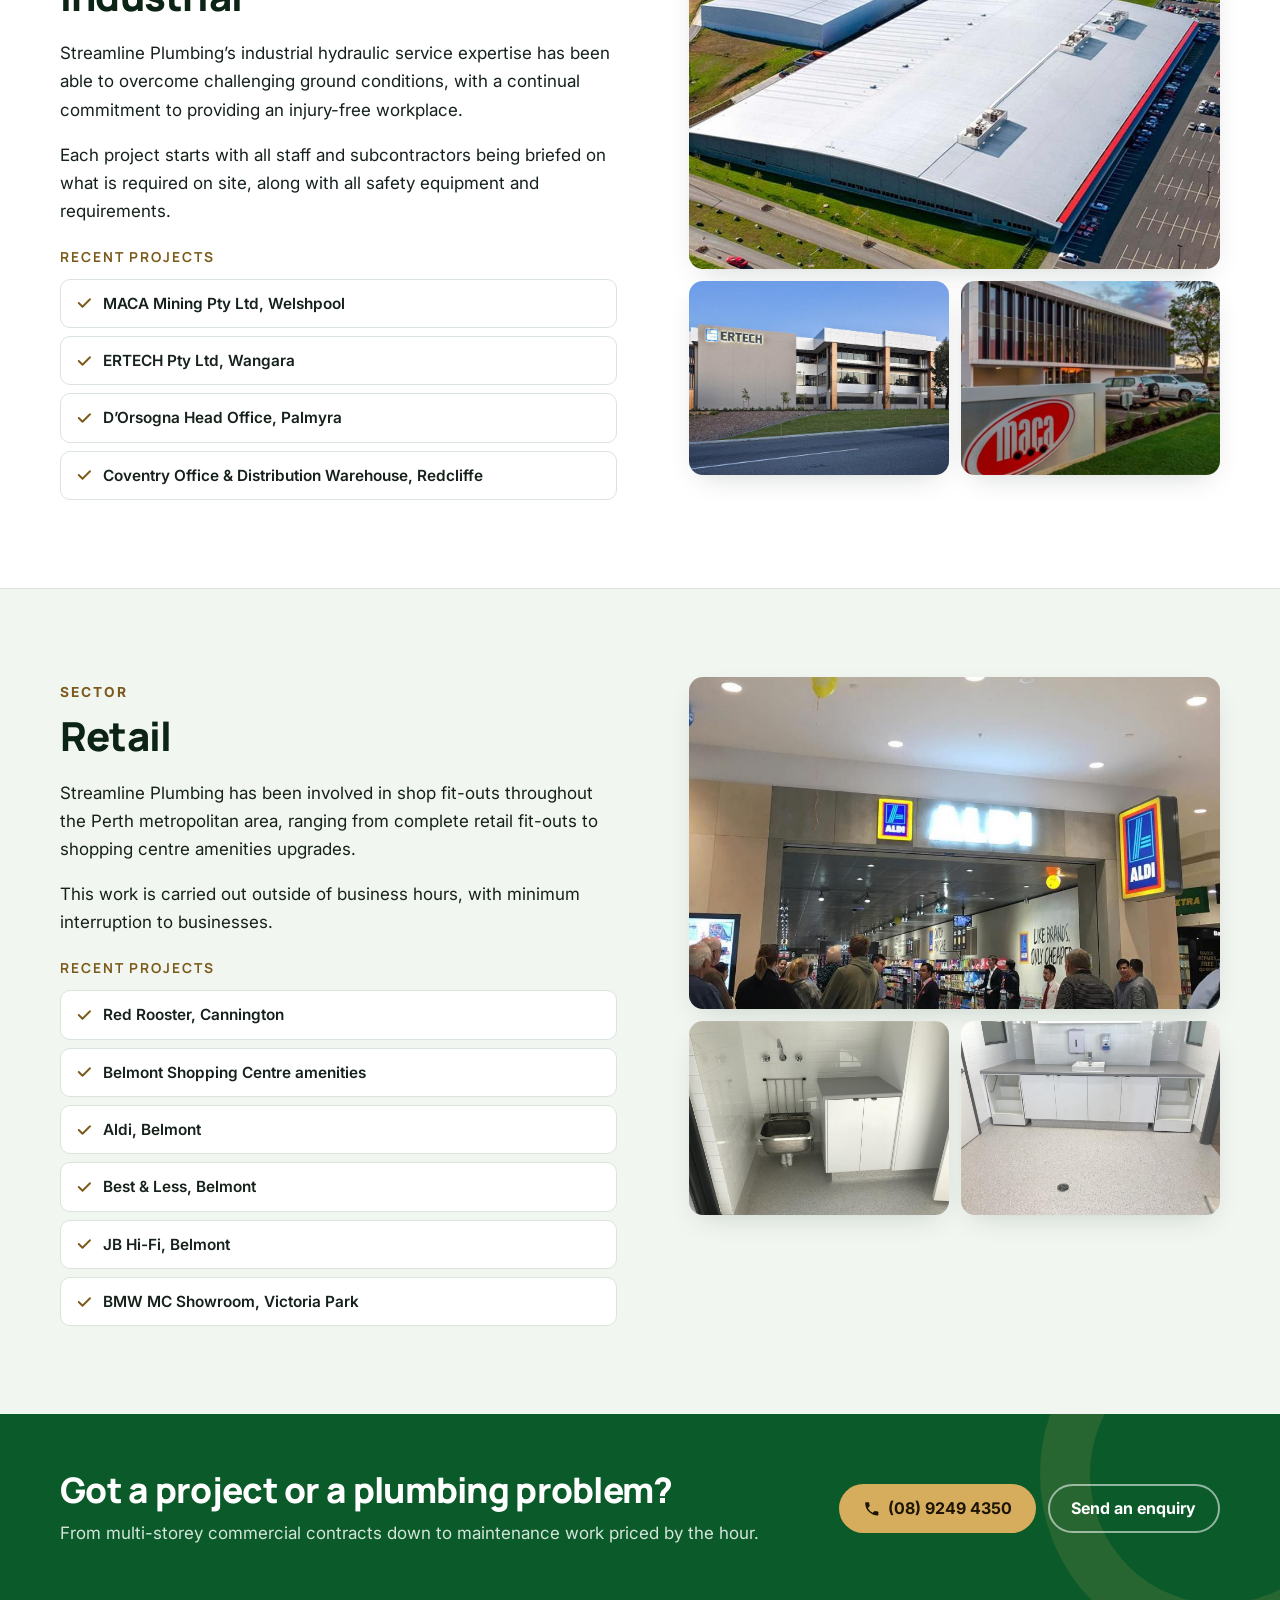
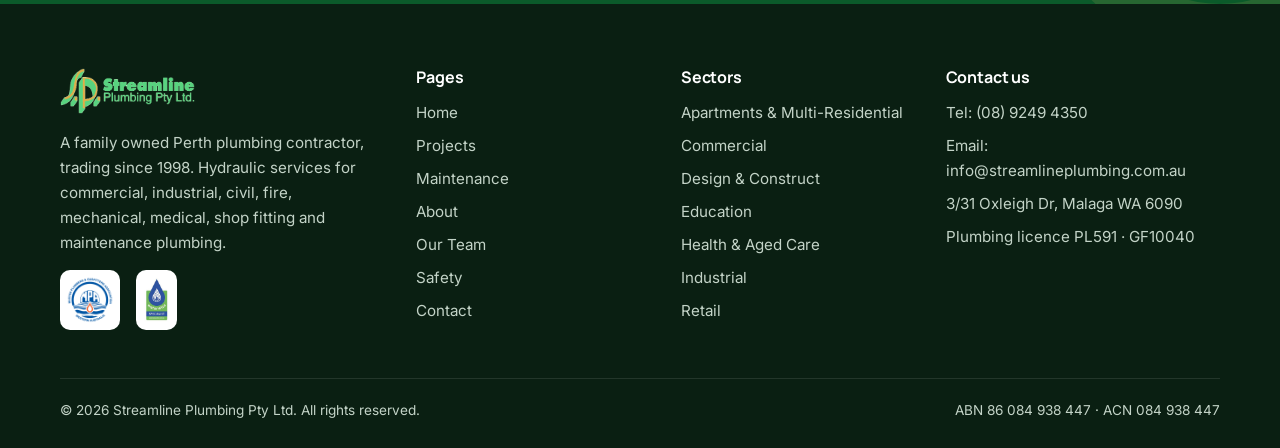
<file: projects.html>
<!DOCTYPE html>
<html lang="en-AU">
<head>
  <meta charset="utf-8">
  <meta name="viewport" content="width=device-width, initial-scale=1">
  <meta name="robots" content="noindex">
  <title>Projects &amp; Sectors | Streamline Plumbing Perth</title>
  <meta name="description" content="Recent Streamline Plumbing projects across Perth: apartments, commercial, design and construct, education, government, health and aged care, heritage, industrial and retail hydraulic services.">
  <meta name="theme-color" content="#0b5a2a">
  <script>(function(d){d.className+=' js';var t;try{t=localStorage.getItem('sp-theme')}catch(e){}if(t!=='light'&&t!=='dark'){t=window.matchMedia&&matchMedia('(prefers-color-scheme: dark)').matches?'dark':'light'}d.setAttribute('data-theme',t)})(document.documentElement);</script>
  <link rel="icon" href="images/logo.png">
  <link rel="preconnect" href="https://fonts.googleapis.com">
  <link rel="preconnect" href="https://fonts.gstatic.com" crossorigin>
  <link href="https://fonts.googleapis.com/css2?family=Inter:wght@400;600;700&family=Manrope:wght@700;800&display=swap" rel="stylesheet">
  <link rel="stylesheet" href="css/style.css">
</head>
<body>
<a class="skip" href="#main">Skip to content</a>

<div class="topbar">
  <div class="container">
    <span>Commercial, industrial &amp; maintenance plumbing<span class="t-hide"> &middot; Malaga, Perth WA &middot; Since 1998</span></span>
    <span class="t-hide"><a href="mailto:info@streamlineplumbing.com.au">info@streamlineplumbing.com.au</a> &middot; <a href="tel:+61892494350">(08) 9249 4350</a></span>
  </div>
</div>

<header class="site-header">
  <div class="container">
    <a class="brand" href="index.html" aria-label="Streamline Plumbing home">
      <img class="logo-light" src="images/logo.png" alt="Streamline Plumbing Pty Ltd" width="724" height="246">
      <img class="logo-dark" src="images/logo-dark.png" alt="Streamline Plumbing Pty Ltd" width="724" height="246">
    </a>
    <nav class="nav" id="site-nav" aria-label="Main">
      <a href="index.html">Home</a>
      <a href="projects.html" aria-current="page">Projects</a>
      <a href="maintenance.html">Maintenance</a>
      <a href="about.html">About</a>
      <a href="team.html">Our Team</a>
      <a href="safety.html">Safety</a>
      <a href="contact.html">Contact</a>
    </nav>
    <div class="header-actions">
      <button class="theme-toggle" type="button" aria-label="Switch to dark mode" aria-pressed="false">
        <svg class="i-moon" viewBox="0 0 24 24" fill="none" stroke="currentColor" stroke-width="2" stroke-linecap="round" stroke-linejoin="round" aria-hidden="true"><path d="M21 12.8A9 9 0 1 1 11.2 3a7 7 0 0 0 9.8 9.8z"/></svg>
        <svg class="i-sun" viewBox="0 0 24 24" fill="none" stroke="currentColor" stroke-width="2" stroke-linecap="round" aria-hidden="true"><circle cx="12" cy="12" r="4"/><path d="M12 2v2M12 20v2M4.9 4.9l1.4 1.4M17.7 17.7l1.4 1.4M2 12h2M20 12h2M4.9 19.1l1.4-1.4M17.7 6.3l1.4-1.4"/></svg>
      </button>
      <a class="btn btn--primary call-btn" href="tel:+61892494350" aria-label="Call Streamline Plumbing on (08) 9249 4350">
        <svg viewBox="0 0 24 24" fill="currentColor" aria-hidden="true"><path d="M6.6 10.8a15.1 15.1 0 0 0 6.6 6.6l2.2-2.2a1 1 0 0 1 1-.25 11.4 11.4 0 0 0 3.6.57 1 1 0 0 1 1 1V20a1 1 0 0 1-1 1A17 17 0 0 1 3 4a1 1 0 0 1 1-1h3.5a1 1 0 0 1 1 1c0 1.25.2 2.45.57 3.57a1 1 0 0 1-.25 1z"/></svg>
        <span class="call-label">(08) 9249 4350</span><span class="call-short">Call</span>
      </a>
      <button class="menu-toggle" type="button" aria-controls="site-nav" aria-expanded="false" aria-label="Open menu"><span></span></button>
    </div>
  </div>
</header>

<main id="main">

<section class="page-hero">
  <div class="hero-bg"><img src="images/civil-drainage.jpg" alt="" width="1306" height="430" fetchpriority="high"></div>
  <div class="container">
    <p class="crumbs"><a href="index.html">Home</a> / Projects</p>
    <span class="eyebrow">Projects</span>
    <h1>Projects across every sector</h1>
    <p>From multi-level apartments and hospitals to heritage town halls and shopping centres, here&rsquo;s a selection of the hydraulic work our team has completed around Perth.</p>
  </div>
</section>

<nav class="sector-nav" aria-label="Sectors">
  <div class="container">
    <ul class="pills">
      <li><a href="#apartments">Apartments</a></li>
      <li><a href="#commercial">Commercial</a></li>
      <li><a href="#design-construct">Design &amp; Construct</a></li>
      <li><a href="#education">Education</a></li>
      <li><a href="#government">Government</a></li>
      <li><a href="#health">Health &amp; Aged Care</a></li>
      <li><a href="#heritage">Heritage</a></li>
      <li><a href="#industrial">Industrial</a></li>
      <li><a href="#retail">Retail</a></li>
    </ul>
  </div>
</nav>

<section class="sector" id="apartments">
  <div class="container split">
    <div>
      <span class="eyebrow">Sector</span>
      <h2>Apartments &amp; Multi-Residential</h2>
      <p>Streamline Plumbing has been involved in major mixed developments, such as a multi-level mixed-use retail and residential apartment complex located over basement car parks.</p>
      <p>We have also been involved in the latest developments with renewable energy and sustainable water initiatives within strata residential projects, as well as integrated stormwater management, rainwater harvesting and water efficient fixtures. The apartments have water tanks to store rainwater, which also irrigate landscaping and communal gardens.</p>
      <h3 class="sub">Recent projects</h3>
      <ul class="projects-list">
        <li><svg viewBox="0 0 24 24" fill="none" stroke="currentColor" stroke-width="2.5" stroke-linecap="round" stroke-linejoin="round" aria-hidden="true"><path d="M5 12l5 5L20 7"/></svg> Evermore Apartments, Fremantle</li>
        <li><svg viewBox="0 0 24 24" fill="none" stroke="currentColor" stroke-width="2.5" stroke-linecap="round" stroke-linejoin="round" aria-hidden="true"><path d="M5 12l5 5L20 7"/></svg> Rialto Apartments, Fremantle</li>
        <li><svg viewBox="0 0 24 24" fill="none" stroke="currentColor" stroke-width="2.5" stroke-linecap="round" stroke-linejoin="round" aria-hidden="true"><path d="M5 12l5 5L20 7"/></svg> Rose on Angove, North Perth</li>
      </ul>
    </div>
    <div class="sector-photos">
      <div class="media"><img src="images/apartments-1.jpg" alt="Multi-level apartment building at dusk" width="1000" height="754" loading="lazy" decoding="async"></div>
      <div class="media"><img src="images/rialto-apartments.jpg" alt="Rialto Apartments, Fremantle" width="740" height="500" loading="lazy" decoding="async"></div>
      <div class="media"><img src="images/apartments-2.jpg" alt="Low-rise apartment development" width="1000" height="562" loading="lazy" decoding="async"></div>
    </div>
  </div>
</section>

<section class="sector" id="commercial">
  <div class="container split">
    <div>
      <span class="eyebrow">Sector</span>
      <h2>Commercial</h2>
      <p>Streamline Plumbing understands the demands and time frames required for every project outcome. Our commercial plumbing team and subcontractors have many years of experience, which lets us ensure timely project completions while maintaining high standards.</p>
      <p>We have expertise and experience in the installation of fire services and civil work for projects of different sizes, with varying degrees of technical difficulty.</p>
      <h3 class="sub">Recent projects</h3>
      <ul class="projects-list">
        <li><svg viewBox="0 0 24 24" fill="none" stroke="currentColor" stroke-width="2.5" stroke-linecap="round" stroke-linejoin="round" aria-hidden="true"><path d="M5 12l5 5L20 7"/></svg> KBH Keepsafe Storage, Balcatta</li>
        <li><svg viewBox="0 0 24 24" fill="none" stroke="currentColor" stroke-width="2.5" stroke-linecap="round" stroke-linejoin="round" aria-hidden="true"><path d="M5 12l5 5L20 7"/></svg> National Storage, Joondalup</li>
        <li><svg viewBox="0 0 24 24" fill="none" stroke="currentColor" stroke-width="2.5" stroke-linecap="round" stroke-linejoin="round" aria-hidden="true"><path d="M5 12l5 5L20 7"/></svg> Steel Storage, O&rsquo;Connor</li>
      </ul>
    </div>
    <div class="sector-photos">
      <div class="media"><img src="images/kbh-keepsafe-storage.jpg" alt="Keepsafe storage facility" width="1000" height="667" loading="lazy" decoding="async"></div>
      <div class="media"><img src="images/commercial-2.jpg" alt="Storage facility lit up at night" width="1000" height="666" loading="lazy" decoding="async"></div>
      <div class="media"><img src="images/commercial-3.jpg" alt="Self storage building" width="860" height="580" loading="lazy" decoding="async"></div>
    </div>
  </div>
</section>

<section class="sector" id="design-construct">
  <div class="container split">
    <div>
      <span class="eyebrow">Sector</span>
      <h2>Design &amp; Construct</h2>
      <p>Streamline Plumbing has been involved in a broad range of design and construct projects. Working on everything from small complex jobs to major commercial builds has given us a wealth of knowledge and experience.</p>
      <p>Our team works closely with the head contractor from the initial design phase through to installation and testing, to ensure the highest quality outcome. Streamline will provide a cost-effective design and construct package to suit each individual project.</p>
      <h3 class="sub">Recent projects</h3>
      <ul class="projects-list">
        <li><svg viewBox="0 0 24 24" fill="none" stroke="currentColor" stroke-width="2.5" stroke-linecap="round" stroke-linejoin="round" aria-hidden="true"><path d="M5 12l5 5L20 7"/></svg> D&rsquo;Orsogna Additions</li>
        <li><svg viewBox="0 0 24 24" fill="none" stroke="currentColor" stroke-width="2.5" stroke-linecap="round" stroke-linejoin="round" aria-hidden="true"><path d="M5 12l5 5L20 7"/></svg> 76 Berriman Dr, development unit site</li>
        <li><svg viewBox="0 0 24 24" fill="none" stroke="currentColor" stroke-width="2.5" stroke-linecap="round" stroke-linejoin="round" aria-hidden="true"><path d="M5 12l5 5L20 7"/></svg> Child Care Centre, Balcatta</li>
        <li><svg viewBox="0 0 24 24" fill="none" stroke="currentColor" stroke-width="2.5" stroke-linecap="round" stroke-linejoin="round" aria-hidden="true"><path d="M5 12l5 5L20 7"/></svg> Wangara Factory Unit Development</li>
        <li><svg viewBox="0 0 24 24" fill="none" stroke="currentColor" stroke-width="2.5" stroke-linecap="round" stroke-linejoin="round" aria-hidden="true"><path d="M5 12l5 5L20 7"/></svg> 660 Murray Street Extension &amp; Refurbishment</li>
        <li><svg viewBox="0 0 24 24" fill="none" stroke="currentColor" stroke-width="2.5" stroke-linecap="round" stroke-linejoin="round" aria-hidden="true"><path d="M5 12l5 5L20 7"/></svg> Alpha Flight Service, Perth Airport</li>
      </ul>
    </div>
    <div class="sector-photos">
      <div class="media"><img src="images/dorsogna.jpg" alt="Aerial view of the D&rsquo;Orsogna facility" width="1000" height="666" loading="lazy" decoding="async"></div>
      <div class="media"><img src="images/design-construct-2.jpg" alt="Factory unit development" width="1000" height="518" loading="lazy" decoding="async"></div>
      <div class="media"><img src="images/ceiling-pipework.jpg" alt="New pipework installed in a ceiling space" width="1000" height="666" loading="lazy" decoding="async"></div>
    </div>
  </div>
</section>

<section class="sector" id="education">
  <div class="container split">
    <div>
      <span class="eyebrow">Sector</span>
      <h2>Education</h2>
      <p>Streamline Plumbing is able to provide the full, comprehensive hydraulic service required to complete educational projects effectively. We know how to deal with project time restrictions and complete safety around public access.</p>
      <p>National Police Clearance is part of our staff requirements when working on many of these projects.</p>
      <h3 class="sub">Recent projects</h3>
      <ul class="projects-list">
        <li><svg viewBox="0 0 24 24" fill="none" stroke="currentColor" stroke-width="2.5" stroke-linecap="round" stroke-linejoin="round" aria-hidden="true"><path d="M5 12l5 5L20 7"/></svg> Nido Early School, Balcatta</li>
        <li><svg viewBox="0 0 24 24" fill="none" stroke="currentColor" stroke-width="2.5" stroke-linecap="round" stroke-linejoin="round" aria-hidden="true"><path d="M5 12l5 5L20 7"/></svg> Mercedes College Learning Centre</li>
        <li><svg viewBox="0 0 24 24" fill="none" stroke="currentColor" stroke-width="2.5" stroke-linecap="round" stroke-linejoin="round" aria-hidden="true"><path d="M5 12l5 5L20 7"/></svg> Aranmore Catholic Primary School</li>
        <li><svg viewBox="0 0 24 24" fill="none" stroke="currentColor" stroke-width="2.5" stroke-linecap="round" stroke-linejoin="round" aria-hidden="true"><path d="M5 12l5 5L20 7"/></svg> Swan Christian College Trade Training Centre</li>
        <li><svg viewBox="0 0 24 24" fill="none" stroke="currentColor" stroke-width="2.5" stroke-linecap="round" stroke-linejoin="round" aria-hidden="true"><path d="M5 12l5 5L20 7"/></svg> Darlington Primary School additions</li>
        <li><svg viewBox="0 0 24 24" fill="none" stroke="currentColor" stroke-width="2.5" stroke-linecap="round" stroke-linejoin="round" aria-hidden="true"><path d="M5 12l5 5L20 7"/></svg> Como Primary School additions</li>
        <li><svg viewBox="0 0 24 24" fill="none" stroke="currentColor" stroke-width="2.5" stroke-linecap="round" stroke-linejoin="round" aria-hidden="true"><path d="M5 12l5 5L20 7"/></svg> Balga Senior High School addition</li>
      </ul>
    </div>
    <div class="sector-photos">
      <div class="media"><img src="images/education-1.jpg" alt="School building with a covered walkway" width="1000" height="645" loading="lazy" decoding="async"></div>
      <div class="media"><img src="images/washroom-troughs.jpg" alt="Washroom with stainless steel troughs" width="1000" height="750" loading="lazy" decoding="async"></div>
      <div class="media"><img src="images/toilet-block.jpg" alt="Washroom with a row of toilets" width="1000" height="596" loading="lazy" decoding="async"></div>
    </div>
  </div>
</section>

<section class="sector" id="government">
  <div class="container split">
    <div>
      <span class="eyebrow">Sector</span>
      <h2>Government &amp; Public Buildings</h2>
      <p>Streamline Plumbing provides an extensive range of hydraulic solutions for all types of projects in a range of different environments, with varying degrees of technical difficulty.</p>
      <p>We have the skills and experience to complete major projects on time and on budget.</p>
      <h3 class="sub">Recent projects</h3>
      <ul class="projects-list">
        <li><svg viewBox="0 0 24 24" fill="none" stroke="currentColor" stroke-width="2.5" stroke-linecap="round" stroke-linejoin="round" aria-hidden="true"><path d="M5 12l5 5L20 7"/></svg> Bandyup Women&rsquo;s Prison, Package 4</li>
      </ul>
    </div>
    <div class="sector-photos">
      <div class="media"><img src="images/government-1.jpg" alt="Government building entrance" width="700" height="467" loading="lazy" decoding="async"></div>
    </div>
  </div>
</section>

<section class="sector" id="health">
  <div class="container split">
    <div>
      <span class="eyebrow">Sector</span>
      <h2>Health &amp; Aged Care</h2>
      <p>Streamline Plumbing prides itself on installing all the hydraulic services required by medical centres, aged care facilities, hospital laboratories and dental surgeries.</p>
      <p>Over the years, our work on extensions to aged care facilities has been especially successful, with a high client satisfaction rate.</p>
      <h3 class="sub">Recent projects</h3>
      <ul class="projects-list">
        <li><svg viewBox="0 0 24 24" fill="none" stroke="currentColor" stroke-width="2.5" stroke-linecap="round" stroke-linejoin="round" aria-hidden="true"><path d="M5 12l5 5L20 7"/></svg> Balmoral Aged Care additions, Como</li>
        <li><svg viewBox="0 0 24 24" fill="none" stroke="currentColor" stroke-width="2.5" stroke-linecap="round" stroke-linejoin="round" aria-hidden="true"><path d="M5 12l5 5L20 7"/></svg> PathWest QEII refurbishment, Nedlands</li>
        <li><svg viewBox="0 0 24 24" fill="none" stroke="currentColor" stroke-width="2.5" stroke-linecap="round" stroke-linejoin="round" aria-hidden="true"><path d="M5 12l5 5L20 7"/></svg> Queensgate Medical Centre, Canning Vale</li>
        <li><svg viewBox="0 0 24 24" fill="none" stroke="currentColor" stroke-width="2.5" stroke-linecap="round" stroke-linejoin="round" aria-hidden="true"><path d="M5 12l5 5L20 7"/></svg> Midland Medical Centre, Midland</li>
        <li><svg viewBox="0 0 24 24" fill="none" stroke="currentColor" stroke-width="2.5" stroke-linecap="round" stroke-linejoin="round" aria-hidden="true"><path d="M5 12l5 5L20 7"/></svg> Carinya Aged Care extensions, Bicton</li>
        <li><svg viewBox="0 0 24 24" fill="none" stroke="currentColor" stroke-width="2.5" stroke-linecap="round" stroke-linejoin="round" aria-hidden="true"><path d="M5 12l5 5L20 7"/></svg> People Who Care alterations, Guildford</li>
        <li><svg viewBox="0 0 24 24" fill="none" stroke="currentColor" stroke-width="2.5" stroke-linecap="round" stroke-linejoin="round" aria-hidden="true"><path d="M5 12l5 5L20 7"/></svg> Malaga Dental Clinic</li>
        <li><svg viewBox="0 0 24 24" fill="none" stroke="currentColor" stroke-width="2.5" stroke-linecap="round" stroke-linejoin="round" aria-hidden="true"><path d="M5 12l5 5L20 7"/></svg> Armadale Kelmscott Memorial Hospital Rehab</li>
        <li><svg viewBox="0 0 24 24" fill="none" stroke="currentColor" stroke-width="2.5" stroke-linecap="round" stroke-linejoin="round" aria-hidden="true"><path d="M5 12l5 5L20 7"/></svg> Banksia Park Aged Care additions, Kwinana</li>
      </ul>
    </div>
    <div class="sector-photos">
      <div class="media"><img src="images/health-1.jpg" alt="Modern health facility building" width="1000" height="775" loading="lazy" decoding="async"></div>
      <div class="media"><img src="images/health-4.jpg" alt="Medical centre entrance" width="1000" height="565" loading="lazy" decoding="async"></div>
      <div class="media"><img src="images/health-3.jpg" alt="Medical centre exterior" width="800" height="533" loading="lazy" decoding="async"></div>
    </div>
  </div>
</section>

<section class="sector" id="heritage">
  <div class="container split">
    <div>
      <span class="eyebrow">Sector</span>
      <h2>Heritage</h2>
      <p>Streamline Plumbing has provided hydraulic installation services to historic and heritage-listed buildings. Highly skilled personnel with excellent problem-solving techniques are essential to carry out work in these sensitive working environments.</p>
      <p>Our office staff and site supervisor assist in the smooth transfer of the information needed to verify specifications and drawings for the completion of these projects.</p>
      <h3 class="sub">Recent projects</h3>
      <ul class="projects-list">
        <li><svg viewBox="0 0 24 24" fill="none" stroke="currentColor" stroke-width="2.5" stroke-linecap="round" stroke-linejoin="round" aria-hidden="true"><path d="M5 12l5 5L20 7"/></svg> Mediterranean Shipping Company, Fremantle</li>
        <li><svg viewBox="0 0 24 24" fill="none" stroke="currentColor" stroke-width="2.5" stroke-linecap="round" stroke-linejoin="round" aria-hidden="true"><path d="M5 12l5 5L20 7"/></svg> North Fremantle Town Hall</li>
      </ul>
    </div>
    <div class="sector-photos">
      <div class="media"><img src="images/heritage-2.jpg" alt="Heritage building with a domed corner tower" width="1000" height="775" loading="lazy" decoding="async"></div>
      <div class="media"><img src="images/heritage-3.jpg" alt="Historic town hall building" width="900" height="526" loading="lazy" decoding="async"></div>
      <div class="media"><img src="images/heritage-1.jpg" alt="Heritage-listed brick building" width="1000" height="724" loading="lazy" decoding="async"></div>
    </div>
  </div>
</section>

<section class="sector" id="industrial">
  <div class="container split">
    <div>
      <span class="eyebrow">Sector</span>
      <h2>Industrial</h2>
      <p>Streamline Plumbing&rsquo;s industrial hydraulic service expertise has been able to overcome challenging ground conditions, with a continual commitment to providing an injury-free workplace.</p>
      <p>Each project starts with all staff and subcontractors being briefed on what is required on site, along with all safety equipment and requirements.</p>
      <h3 class="sub">Recent projects</h3>
      <ul class="projects-list">
        <li><svg viewBox="0 0 24 24" fill="none" stroke="currentColor" stroke-width="2.5" stroke-linecap="round" stroke-linejoin="round" aria-hidden="true"><path d="M5 12l5 5L20 7"/></svg> MACA Mining Pty Ltd, Welshpool</li>
        <li><svg viewBox="0 0 24 24" fill="none" stroke="currentColor" stroke-width="2.5" stroke-linecap="round" stroke-linejoin="round" aria-hidden="true"><path d="M5 12l5 5L20 7"/></svg> ERTECH Pty Ltd, Wangara</li>
        <li><svg viewBox="0 0 24 24" fill="none" stroke="currentColor" stroke-width="2.5" stroke-linecap="round" stroke-linejoin="round" aria-hidden="true"><path d="M5 12l5 5L20 7"/></svg> D&rsquo;Orsogna Head Office, Palmyra</li>
        <li><svg viewBox="0 0 24 24" fill="none" stroke="currentColor" stroke-width="2.5" stroke-linecap="round" stroke-linejoin="round" aria-hidden="true"><path d="M5 12l5 5L20 7"/></svg> Coventry Office &amp; Distribution Warehouse, Redcliffe</li>
      </ul>
    </div>
    <div class="sector-photos">
      <div class="media"><img src="images/industrial-1.jpg" alt="Aerial view of a large industrial warehouse" width="1000" height="576" loading="lazy" decoding="async"></div>
      <div class="media"><img src="images/ertech-wangara.jpg" alt="ERTECH office building, Wangara" width="938" height="543" loading="lazy" decoding="async"></div>
      <div class="media"><img src="images/industrial-2.jpg" alt="Office and warehouse building" width="1000" height="464" loading="lazy" decoding="async"></div>
    </div>
  </div>
</section>

<section class="sector" id="retail">
  <div class="container split">
    <div>
      <span class="eyebrow">Sector</span>
      <h2>Retail</h2>
      <p>Streamline Plumbing has been involved in shop fit-outs throughout the Perth metropolitan area, ranging from complete retail fit-outs to shopping centre amenities upgrades.</p>
      <p>This work is carried out outside of business hours, with minimum interruption to businesses.</p>
      <h3 class="sub">Recent projects</h3>
      <ul class="projects-list">
        <li><svg viewBox="0 0 24 24" fill="none" stroke="currentColor" stroke-width="2.5" stroke-linecap="round" stroke-linejoin="round" aria-hidden="true"><path d="M5 12l5 5L20 7"/></svg> Red Rooster, Cannington</li>
        <li><svg viewBox="0 0 24 24" fill="none" stroke="currentColor" stroke-width="2.5" stroke-linecap="round" stroke-linejoin="round" aria-hidden="true"><path d="M5 12l5 5L20 7"/></svg> Belmont Shopping Centre amenities</li>
        <li><svg viewBox="0 0 24 24" fill="none" stroke="currentColor" stroke-width="2.5" stroke-linecap="round" stroke-linejoin="round" aria-hidden="true"><path d="M5 12l5 5L20 7"/></svg> Aldi, Belmont</li>
        <li><svg viewBox="0 0 24 24" fill="none" stroke="currentColor" stroke-width="2.5" stroke-linecap="round" stroke-linejoin="round" aria-hidden="true"><path d="M5 12l5 5L20 7"/></svg> Best &amp; Less, Belmont</li>
        <li><svg viewBox="0 0 24 24" fill="none" stroke="currentColor" stroke-width="2.5" stroke-linecap="round" stroke-linejoin="round" aria-hidden="true"><path d="M5 12l5 5L20 7"/></svg> JB Hi-Fi, Belmont</li>
        <li><svg viewBox="0 0 24 24" fill="none" stroke="currentColor" stroke-width="2.5" stroke-linecap="round" stroke-linejoin="round" aria-hidden="true"><path d="M5 12l5 5L20 7"/></svg> BMW MC Showroom, Victoria Park</li>
      </ul>
    </div>
    <div class="sector-photos">
      <div class="media"><img src="images/aldi-belmont.jpg" alt="Shopping centre entrance" width="932" height="1182" loading="lazy" decoding="async"></div>
      <div class="media"><img src="images/accessible-washroom.jpg" alt="Accessible washroom fit-out" width="1000" height="750" loading="lazy" decoding="async"></div>
      <div class="media"><img src="images/vanity-fitout.jpg" alt="Washroom vanity fit-out" width="1000" height="750" loading="lazy" decoding="async"></div>
    </div>
  </div>
</section>

<section class="cta-band">
  <div class="container">
    <div>
      <h2>Got a project or a plumbing problem?</h2>
      <p>From multi-storey commercial contracts down to maintenance work priced by the hour.</p>
    </div>
    <div class="cta-actions">
      <a class="btn btn--gold" href="tel:+61892494350"><svg viewBox="0 0 24 24" fill="currentColor" aria-hidden="true"><path d="M6.6 10.8a15.1 15.1 0 0 0 6.6 6.6l2.2-2.2a1 1 0 0 1 1-.25 11.4 11.4 0 0 0 3.6.57 1 1 0 0 1 1 1V20a1 1 0 0 1-1 1A17 17 0 0 1 3 4a1 1 0 0 1 1-1h3.5a1 1 0 0 1 1 1c0 1.25.2 2.45.57 3.57a1 1 0 0 1-.25 1z"/></svg> (08) 9249 4350</a>
      <a class="btn btn--ghost" href="contact.html">Send an enquiry</a>
    </div>
  </div>
</section>
</main>

<footer class="site-footer">
  <div class="container">
    <div class="footer-grid">
      <div>
        <img class="footer-logo" src="images/logo-dark.png" alt="Streamline Plumbing Pty Ltd" width="724" height="246" loading="lazy" decoding="async">
        <p>A family owned Perth plumbing contractor, trading since 1998. Hydraulic services for commercial, industrial, civil, fire, mechanical, medical, shop fitting and maintenance plumbing.</p>
        <div class="badges">
          <img src="images/mpa-badge.png" alt="Master Plumbers &amp; Gasfitters Association of Western Australia" width="220" height="220" loading="lazy" decoding="async">
          <img src="images/waterwise-specialist.jpg" alt="Waterwise Specialist" width="176" height="287" loading="lazy" decoding="async">
        </div>
      </div>
      <div>
        <h3>Pages</h3>
        <ul>
          <li><a href="index.html">Home</a></li>
          <li><a href="projects.html">Projects</a></li>
          <li><a href="maintenance.html">Maintenance</a></li>
          <li><a href="about.html">About</a></li>
          <li><a href="team.html">Our Team</a></li>
          <li><a href="safety.html">Safety</a></li>
          <li><a href="contact.html">Contact</a></li>
        </ul>
      </div>
      <div>
        <h3>Sectors</h3>
        <ul>
          <li><a href="#apartments">Apartments &amp; Multi-Residential</a></li>
          <li><a href="#commercial">Commercial</a></li>
          <li><a href="#design-construct">Design &amp; Construct</a></li>
          <li><a href="#education">Education</a></li>
          <li><a href="#health">Health &amp; Aged Care</a></li>
          <li><a href="#industrial">Industrial</a></li>
          <li><a href="#retail">Retail</a></li>
        </ul>
      </div>
      <div>
        <h3>Contact us</h3>
        <ul>
          <li>Tel: <a href="tel:+61892494350">(08) 9249 4350</a></li>
          <li>Email: <a href="mailto:info@streamlineplumbing.com.au">info@streamlineplumbing.com.au</a></li>
          <li>3/31 Oxleigh Dr, Malaga WA 6090</li>
          <li>Plumbing licence PL591 &middot; GF10040</li>
        </ul>
      </div>
    </div>
    <div class="footer-bottom">
      <span>&copy; <span id="year">2026</span> Streamline Plumbing Pty Ltd. All rights reserved.</span>
      <span>ABN 86 084 938 447 &middot; ACN 084 938 447</span>
    </div>
  </div>
</footer>

<div class="call-bar">
  <a class="btn btn--primary" href="tel:+61892494350"><svg viewBox="0 0 24 24" fill="currentColor" aria-hidden="true"><path d="M6.6 10.8a15.1 15.1 0 0 0 6.6 6.6l2.2-2.2a1 1 0 0 1 1-.25 11.4 11.4 0 0 0 3.6.57 1 1 0 0 1 1 1V20a1 1 0 0 1-1 1A17 17 0 0 1 3 4a1 1 0 0 1 1-1h3.5a1 1 0 0 1 1 1c0 1.25.2 2.45.57 3.57a1 1 0 0 1-.25 1z"/></svg> Call (08) 9249 4350</a>
</div>

<script src="js/main.js"></script>
</body>
</html>
</file>
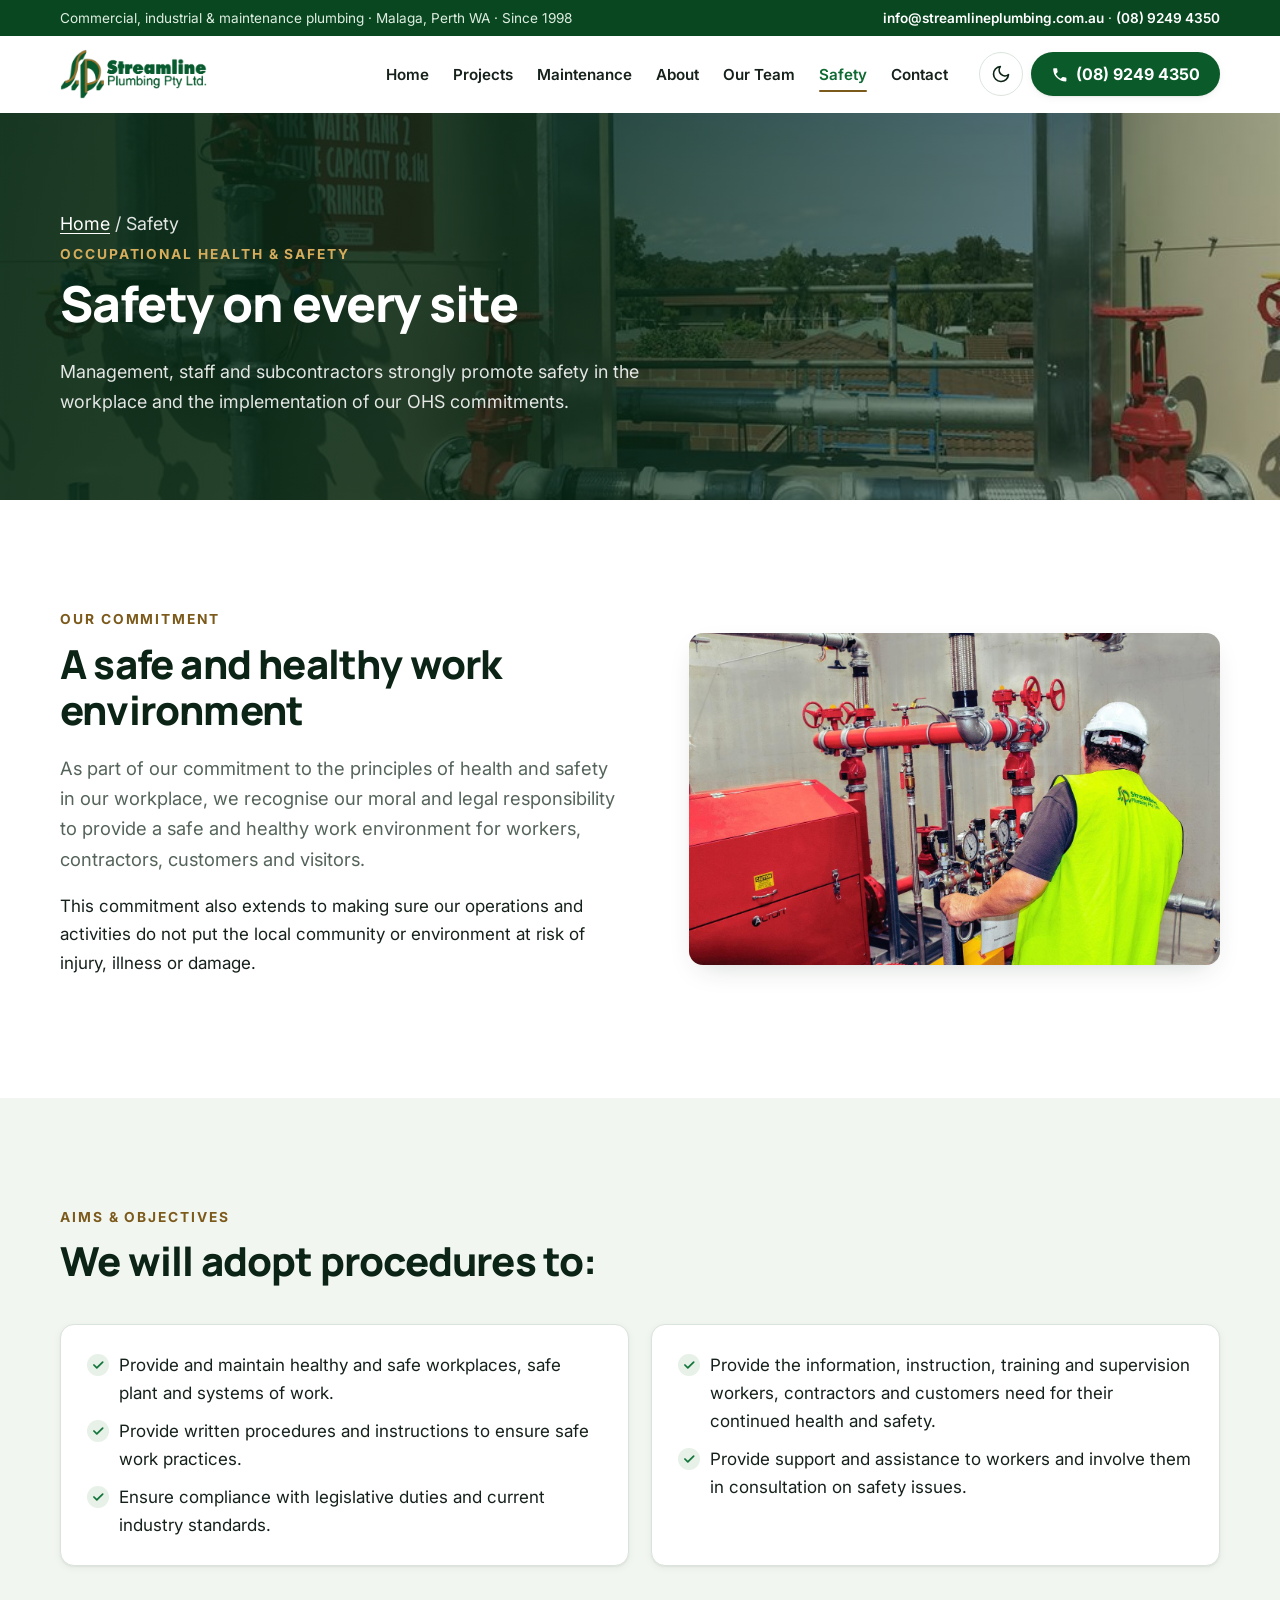
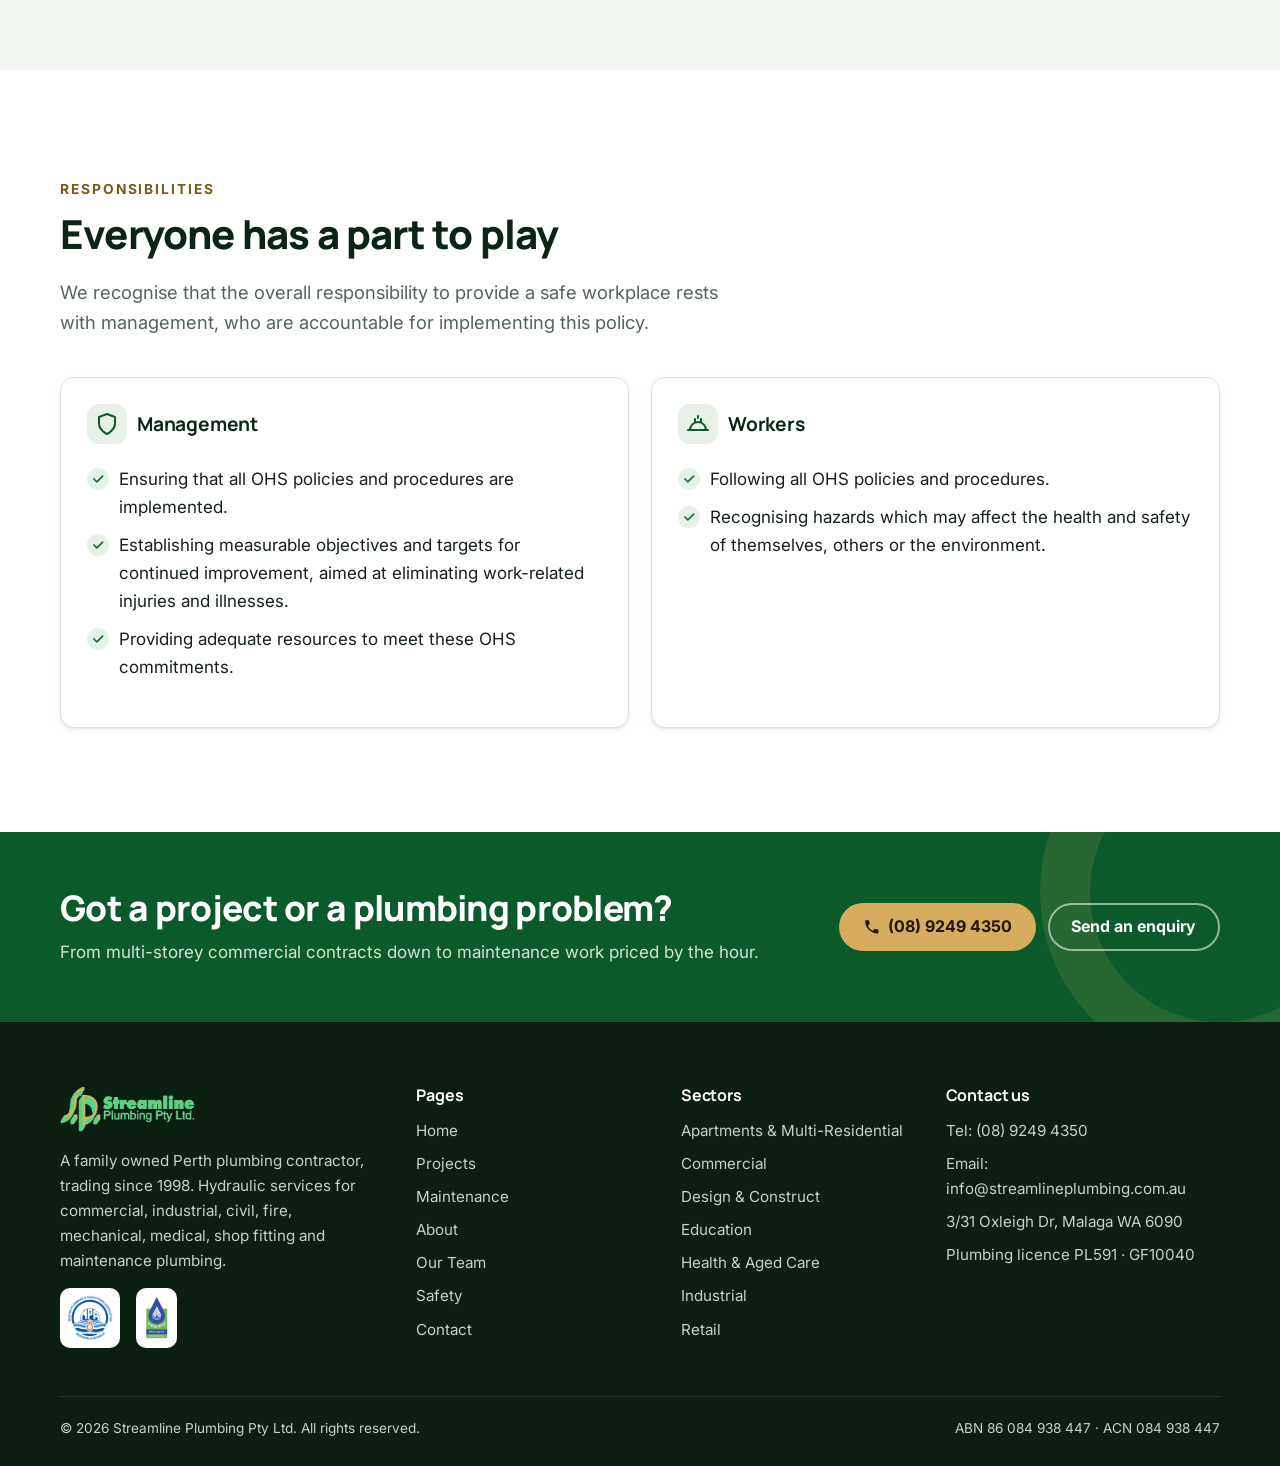
<file: safety.html>
<!DOCTYPE html>
<html lang="en-AU">
<head>
  <meta charset="utf-8">
  <meta name="viewport" content="width=device-width, initial-scale=1">
  <meta name="robots" content="noindex">
  <title>Occupational Health &amp; Safety | Streamline Plumbing</title>
  <meta name="description" content="Streamline Plumbing&#39;s commitment to a safe and healthy workplace for workers, contractors, customers, visitors and the local community.">
  <meta name="theme-color" content="#0b5a2a">
  <script>(function(d){d.className+=' js';var t;try{t=localStorage.getItem('sp-theme')}catch(e){}if(t!=='light'&&t!=='dark'){t=window.matchMedia&&matchMedia('(prefers-color-scheme: dark)').matches?'dark':'light'}d.setAttribute('data-theme',t)})(document.documentElement);</script>
  <link rel="icon" href="images/logo.png">
  <link rel="preconnect" href="https://fonts.googleapis.com">
  <link rel="preconnect" href="https://fonts.gstatic.com" crossorigin>
  <link href="https://fonts.googleapis.com/css2?family=Inter:wght@400;600;700&family=Manrope:wght@700;800&display=swap" rel="stylesheet">
  <link rel="stylesheet" href="css/style.css">
</head>
<body>
<a class="skip" href="#main">Skip to content</a>

<div class="topbar">
  <div class="container">
    <span>Commercial, industrial &amp; maintenance plumbing<span class="t-hide"> &middot; Malaga, Perth WA &middot; Since 1998</span></span>
    <span class="t-hide"><a href="mailto:info@streamlineplumbing.com.au">info@streamlineplumbing.com.au</a> &middot; <a href="tel:+61892494350">(08) 9249 4350</a></span>
  </div>
</div>

<header class="site-header">
  <div class="container">
    <a class="brand" href="index.html" aria-label="Streamline Plumbing home">
      <img class="logo-light" src="images/logo.png" alt="Streamline Plumbing Pty Ltd" width="724" height="246">
      <img class="logo-dark" src="images/logo-dark.png" alt="Streamline Plumbing Pty Ltd" width="724" height="246">
    </a>
    <nav class="nav" id="site-nav" aria-label="Main">
      <a href="index.html">Home</a>
      <a href="projects.html">Projects</a>
      <a href="maintenance.html">Maintenance</a>
      <a href="about.html">About</a>
      <a href="team.html">Our Team</a>
      <a href="safety.html" aria-current="page">Safety</a>
      <a href="contact.html">Contact</a>
    </nav>
    <div class="header-actions">
      <button class="theme-toggle" type="button" aria-label="Switch to dark mode" aria-pressed="false">
        <svg class="i-moon" viewBox="0 0 24 24" fill="none" stroke="currentColor" stroke-width="2" stroke-linecap="round" stroke-linejoin="round" aria-hidden="true"><path d="M21 12.8A9 9 0 1 1 11.2 3a7 7 0 0 0 9.8 9.8z"/></svg>
        <svg class="i-sun" viewBox="0 0 24 24" fill="none" stroke="currentColor" stroke-width="2" stroke-linecap="round" aria-hidden="true"><circle cx="12" cy="12" r="4"/><path d="M12 2v2M12 20v2M4.9 4.9l1.4 1.4M17.7 17.7l1.4 1.4M2 12h2M20 12h2M4.9 19.1l1.4-1.4M17.7 6.3l1.4-1.4"/></svg>
      </button>
      <a class="btn btn--primary call-btn" href="tel:+61892494350" aria-label="Call Streamline Plumbing on (08) 9249 4350">
        <svg viewBox="0 0 24 24" fill="currentColor" aria-hidden="true"><path d="M6.6 10.8a15.1 15.1 0 0 0 6.6 6.6l2.2-2.2a1 1 0 0 1 1-.25 11.4 11.4 0 0 0 3.6.57 1 1 0 0 1 1 1V20a1 1 0 0 1-1 1A17 17 0 0 1 3 4a1 1 0 0 1 1-1h3.5a1 1 0 0 1 1 1c0 1.25.2 2.45.57 3.57a1 1 0 0 1-.25 1z"/></svg>
        <span class="call-label">(08) 9249 4350</span><span class="call-short">Call</span>
      </a>
      <button class="menu-toggle" type="button" aria-controls="site-nav" aria-expanded="false" aria-label="Open menu"><span></span></button>
    </div>
  </div>
</header>

<main id="main">

<section class="page-hero">
  <div class="hero-bg"><img src="images/fire-services-pipework.jpg" alt="" width="1000" height="750" fetchpriority="high"></div>
  <div class="container">
    <p class="crumbs"><a href="index.html">Home</a> / Safety</p>
    <span class="eyebrow">Occupational health &amp; safety</span>
    <h1>Safety on every site</h1>
    <p>Management, staff and subcontractors strongly promote safety in the workplace and the implementation of our OHS commitments.</p>
  </div>
</section>

<section class="section">
  <div class="container split">
    <div>
      <span class="eyebrow">Our commitment</span>
      <h2>A safe and healthy work environment</h2>
      <p class="lead">As part of our commitment to the principles of health and safety in our workplace, we recognise our moral and legal responsibility to provide a safe and healthy work environment for workers, contractors, customers and visitors.</p>
      <p>This commitment also extends to making sure our operations and activities do not put the local community or environment at risk of injury, illness or damage.</p>
    </div>
    <div class="media media--wide"><img src="images/hero-fire-services.jpg" alt="Streamline plumber in high-visibility gear and hard hat working on fire service valves" width="1400" height="933" loading="lazy" decoding="async"></div>
  </div>
</section>

<section class="section section--alt">
  <div class="container">
    <div class="section-head">
      <span class="eyebrow">Aims &amp; objectives</span>
      <h2>We will adopt procedures to:</h2>
    </div>
    <div class="grid grid--2">
      <div class="info-card"><ul class="checks" style="margin:0">
        <li>Provide and maintain healthy and safe workplaces, safe plant and systems of work.</li>
        <li>Provide written procedures and instructions to ensure safe work practices.</li>
        <li>Ensure compliance with legislative duties and current industry standards.</li>
      </ul></div>
      <div class="info-card"><ul class="checks" style="margin:0">
        <li>Provide the information, instruction, training and supervision workers, contractors and customers need for their continued health and safety.</li>
        <li>Provide support and assistance to workers and involve them in consultation on safety issues.</li>
      </ul></div>
    </div>
  </div>
</section>

<section class="section">
  <div class="container">
    <div class="section-head">
      <span class="eyebrow">Responsibilities</span>
      <h2>Everyone has a part to play</h2>
      <p class="lead">We recognise that the overall responsibility to provide a safe workplace rests with management, who are accountable for implementing this policy.</p>
    </div>
    <div class="grid grid--2">
      <div class="info-card">
        <h3><span class="icon" style="margin:0;width:40px;height:40px"><svg viewBox="0 0 24 24" fill="none" stroke="currentColor" stroke-width="2" stroke-linecap="round" stroke-linejoin="round" aria-hidden="true"><path d="M12 22s8-4 8-10V5l-8-3-8 3v7c0 6 8 10 8 10z"/></svg></span> Management</h3>
        <ul class="checks">
          <li>Ensuring that all OHS policies and procedures are implemented.</li>
          <li>Establishing measurable objectives and targets for continued improvement, aimed at eliminating work-related injuries and illnesses.</li>
          <li>Providing adequate resources to meet these OHS commitments.</li>
        </ul>
      </div>
      <div class="info-card">
        <h3><span class="icon" style="margin:0;width:40px;height:40px"><svg viewBox="0 0 24 24" fill="none" stroke="currentColor" stroke-width="2" stroke-linecap="round" stroke-linejoin="round" aria-hidden="true"><path d="M2 18h20M4 18a8 8 0 0 1 16 0M12 6V4M9 10V7M15 10V7"/></svg></span> Workers</h3>
        <ul class="checks">
          <li>Following all OHS policies and procedures.</li>
          <li>Recognising hazards which may affect the health and safety of themselves, others or the environment.</li>
        </ul>
      </div>
    </div>
  </div>
</section>

<section class="cta-band">
  <div class="container">
    <div>
      <h2>Got a project or a plumbing problem?</h2>
      <p>From multi-storey commercial contracts down to maintenance work priced by the hour.</p>
    </div>
    <div class="cta-actions">
      <a class="btn btn--gold" href="tel:+61892494350"><svg viewBox="0 0 24 24" fill="currentColor" aria-hidden="true"><path d="M6.6 10.8a15.1 15.1 0 0 0 6.6 6.6l2.2-2.2a1 1 0 0 1 1-.25 11.4 11.4 0 0 0 3.6.57 1 1 0 0 1 1 1V20a1 1 0 0 1-1 1A17 17 0 0 1 3 4a1 1 0 0 1 1-1h3.5a1 1 0 0 1 1 1c0 1.25.2 2.45.57 3.57a1 1 0 0 1-.25 1z"/></svg> (08) 9249 4350</a>
      <a class="btn btn--ghost" href="contact.html">Send an enquiry</a>
    </div>
  </div>
</section>
</main>

<footer class="site-footer">
  <div class="container">
    <div class="footer-grid">
      <div>
        <img class="footer-logo" src="images/logo-dark.png" alt="Streamline Plumbing Pty Ltd" width="724" height="246" loading="lazy" decoding="async">
        <p>A family owned Perth plumbing contractor, trading since 1998. Hydraulic services for commercial, industrial, civil, fire, mechanical, medical, shop fitting and maintenance plumbing.</p>
        <div class="badges">
          <img src="images/mpa-badge.png" alt="Master Plumbers &amp; Gasfitters Association of Western Australia" width="220" height="220" loading="lazy" decoding="async">
          <img src="images/waterwise-specialist.jpg" alt="Waterwise Specialist" width="176" height="287" loading="lazy" decoding="async">
        </div>
      </div>
      <div>
        <h3>Pages</h3>
        <ul>
          <li><a href="index.html">Home</a></li>
          <li><a href="projects.html">Projects</a></li>
          <li><a href="maintenance.html">Maintenance</a></li>
          <li><a href="about.html">About</a></li>
          <li><a href="team.html">Our Team</a></li>
          <li><a href="safety.html">Safety</a></li>
          <li><a href="contact.html">Contact</a></li>
        </ul>
      </div>
      <div>
        <h3>Sectors</h3>
        <ul>
          <li><a href="projects.html#apartments">Apartments &amp; Multi-Residential</a></li>
          <li><a href="projects.html#commercial">Commercial</a></li>
          <li><a href="projects.html#design-construct">Design &amp; Construct</a></li>
          <li><a href="projects.html#education">Education</a></li>
          <li><a href="projects.html#health">Health &amp; Aged Care</a></li>
          <li><a href="projects.html#industrial">Industrial</a></li>
          <li><a href="projects.html#retail">Retail</a></li>
        </ul>
      </div>
      <div>
        <h3>Contact us</h3>
        <ul>
          <li>Tel: <a href="tel:+61892494350">(08) 9249 4350</a></li>
          <li>Email: <a href="mailto:info@streamlineplumbing.com.au">info@streamlineplumbing.com.au</a></li>
          <li>3/31 Oxleigh Dr, Malaga WA 6090</li>
          <li>Plumbing licence PL591 &middot; GF10040</li>
        </ul>
      </div>
    </div>
    <div class="footer-bottom">
      <span>&copy; <span id="year">2026</span> Streamline Plumbing Pty Ltd. All rights reserved.</span>
      <span>ABN 86 084 938 447 &middot; ACN 084 938 447</span>
    </div>
  </div>
</footer>

<div class="call-bar">
  <a class="btn btn--primary" href="tel:+61892494350"><svg viewBox="0 0 24 24" fill="currentColor" aria-hidden="true"><path d="M6.6 10.8a15.1 15.1 0 0 0 6.6 6.6l2.2-2.2a1 1 0 0 1 1-.25 11.4 11.4 0 0 0 3.6.57 1 1 0 0 1 1 1V20a1 1 0 0 1-1 1A17 17 0 0 1 3 4a1 1 0 0 1 1-1h3.5a1 1 0 0 1 1 1c0 1.25.2 2.45.57 3.57a1 1 0 0 1-.25 1z"/></svg> Call (08) 9249 4350</a>
</div>

<script src="js/main.js"></script>
</body>
</html>
</file>
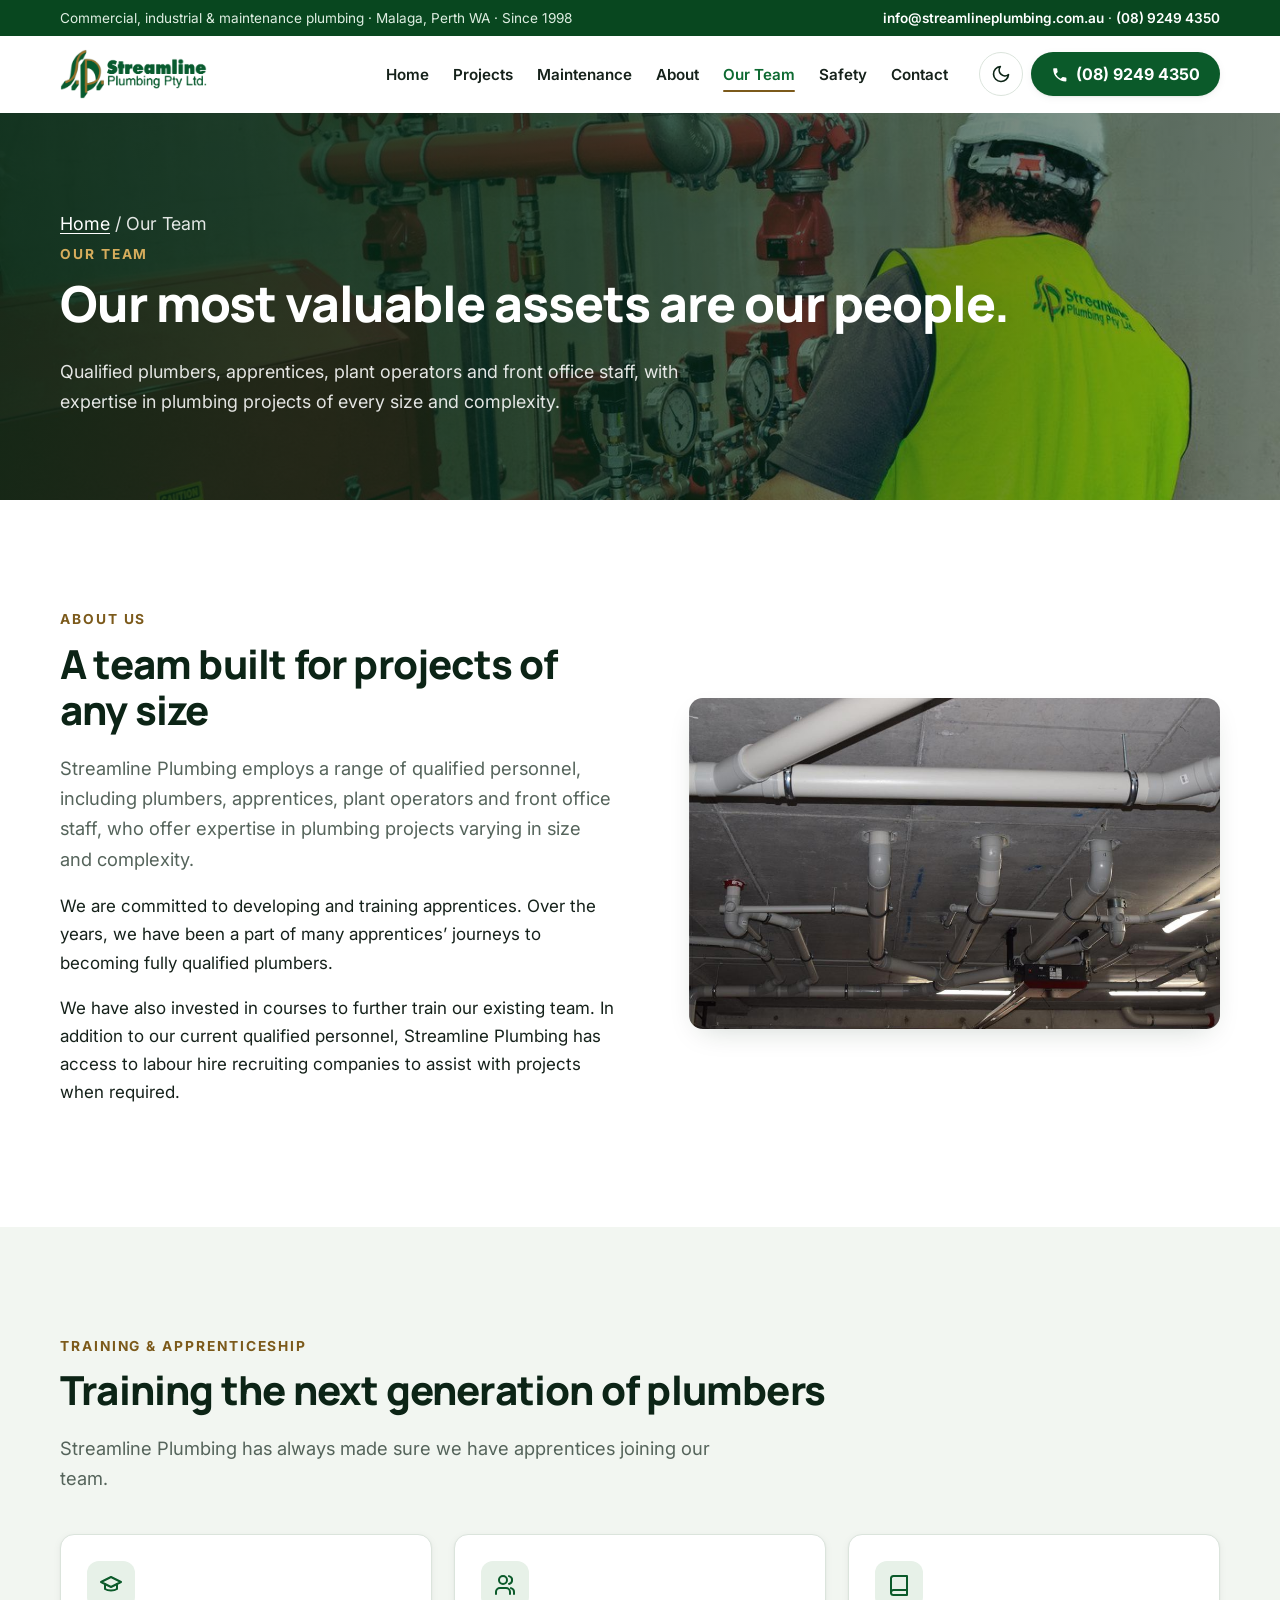
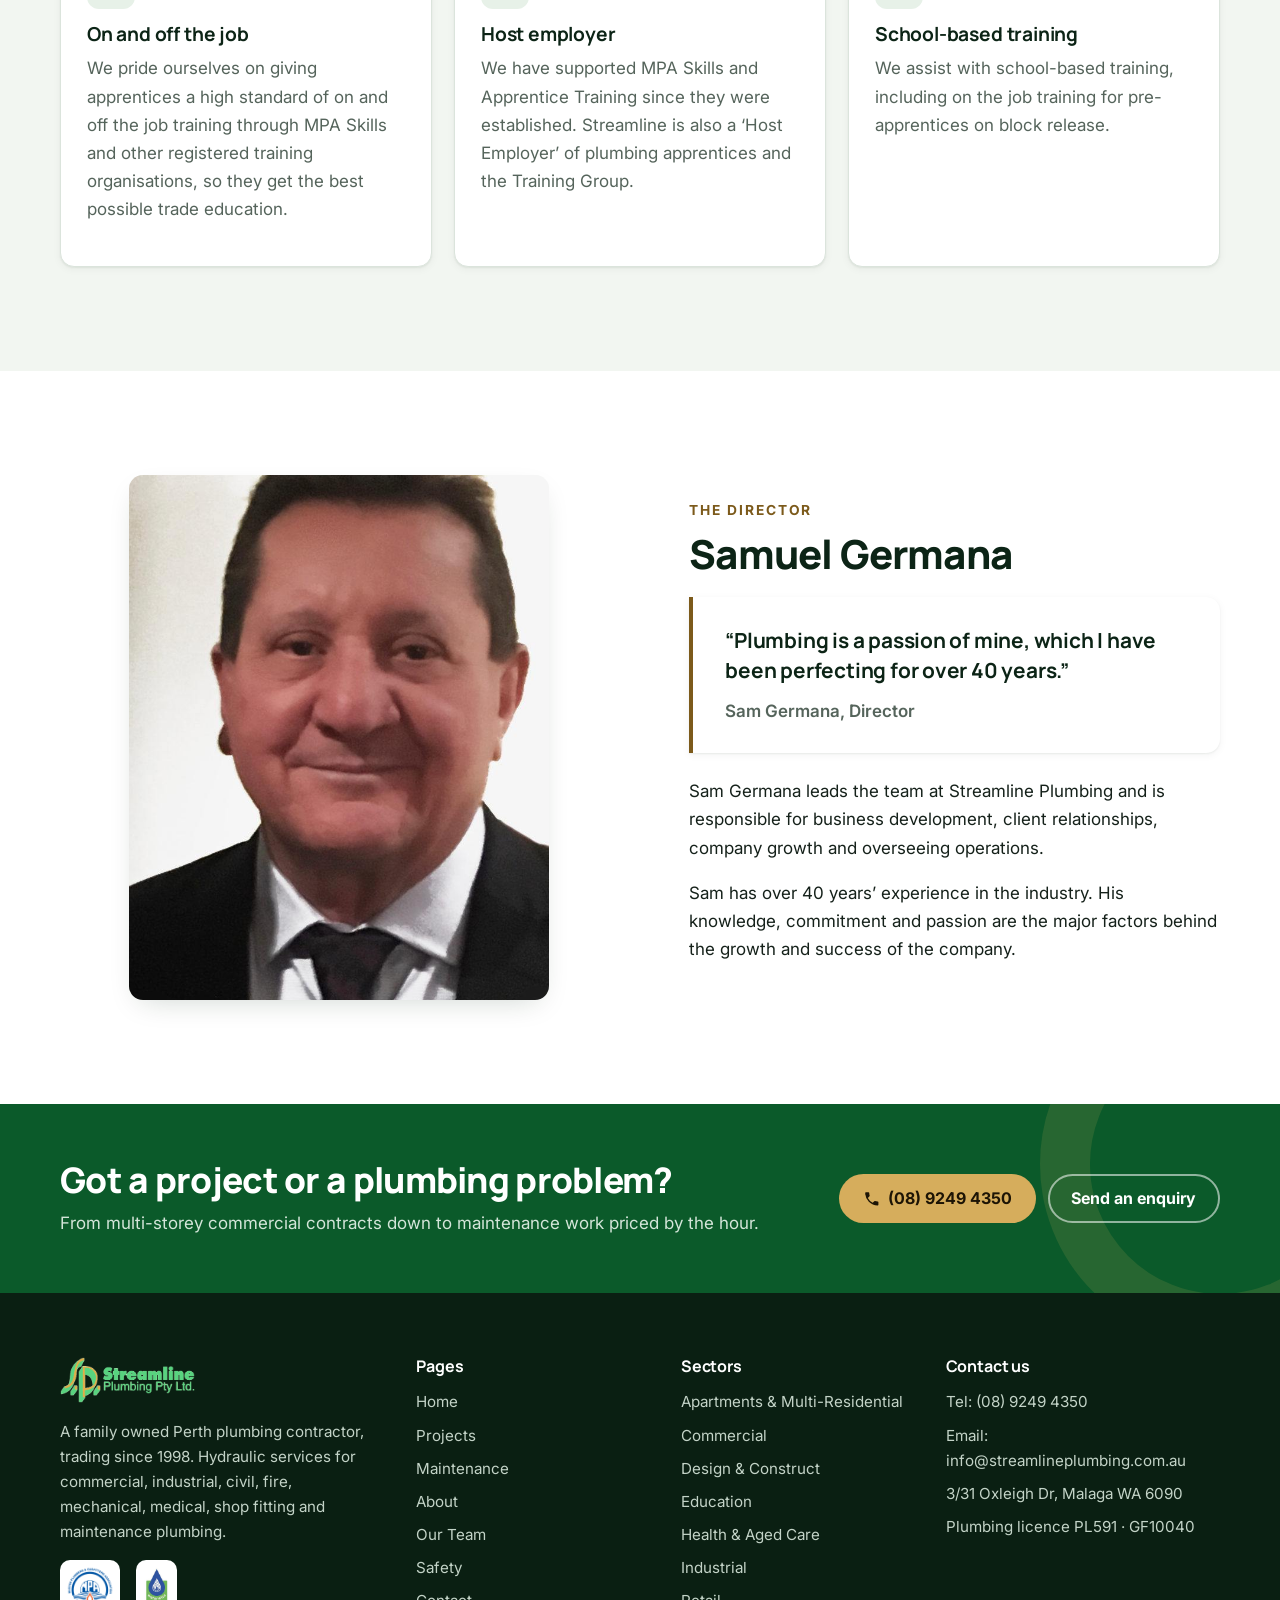
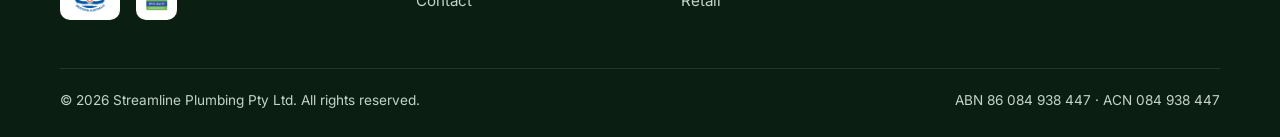
<file: team.html>
<!DOCTYPE html>
<html lang="en-AU">
<head>
  <meta charset="utf-8">
  <meta name="viewport" content="width=device-width, initial-scale=1">
  <meta name="robots" content="noindex">
  <title>Our Team &amp; Apprentices | Streamline Plumbing</title>
  <meta name="description" content="Meet the Streamline Plumbing team: qualified plumbers, apprentices, plant operators and office staff, led by director Sam Germana with over 40 years in the industry.">
  <meta name="theme-color" content="#0b5a2a">
  <script>(function(d){d.className+=' js';var t;try{t=localStorage.getItem('sp-theme')}catch(e){}if(t!=='light'&&t!=='dark'){t=window.matchMedia&&matchMedia('(prefers-color-scheme: dark)').matches?'dark':'light'}d.setAttribute('data-theme',t)})(document.documentElement);</script>
  <link rel="icon" href="images/logo.png">
  <link rel="preconnect" href="https://fonts.googleapis.com">
  <link rel="preconnect" href="https://fonts.gstatic.com" crossorigin>
  <link href="https://fonts.googleapis.com/css2?family=Inter:wght@400;600;700&family=Manrope:wght@700;800&display=swap" rel="stylesheet">
  <link rel="stylesheet" href="css/style.css">
</head>
<body>
<a class="skip" href="#main">Skip to content</a>

<div class="topbar">
  <div class="container">
    <span>Commercial, industrial &amp; maintenance plumbing<span class="t-hide"> &middot; Malaga, Perth WA &middot; Since 1998</span></span>
    <span class="t-hide"><a href="mailto:info@streamlineplumbing.com.au">info@streamlineplumbing.com.au</a> &middot; <a href="tel:+61892494350">(08) 9249 4350</a></span>
  </div>
</div>

<header class="site-header">
  <div class="container">
    <a class="brand" href="index.html" aria-label="Streamline Plumbing home">
      <img class="logo-light" src="images/logo.png" alt="Streamline Plumbing Pty Ltd" width="724" height="246">
      <img class="logo-dark" src="images/logo-dark.png" alt="Streamline Plumbing Pty Ltd" width="724" height="246">
    </a>
    <nav class="nav" id="site-nav" aria-label="Main">
      <a href="index.html">Home</a>
      <a href="projects.html">Projects</a>
      <a href="maintenance.html">Maintenance</a>
      <a href="about.html">About</a>
      <a href="team.html" aria-current="page">Our Team</a>
      <a href="safety.html">Safety</a>
      <a href="contact.html">Contact</a>
    </nav>
    <div class="header-actions">
      <button class="theme-toggle" type="button" aria-label="Switch to dark mode" aria-pressed="false">
        <svg class="i-moon" viewBox="0 0 24 24" fill="none" stroke="currentColor" stroke-width="2" stroke-linecap="round" stroke-linejoin="round" aria-hidden="true"><path d="M21 12.8A9 9 0 1 1 11.2 3a7 7 0 0 0 9.8 9.8z"/></svg>
        <svg class="i-sun" viewBox="0 0 24 24" fill="none" stroke="currentColor" stroke-width="2" stroke-linecap="round" aria-hidden="true"><circle cx="12" cy="12" r="4"/><path d="M12 2v2M12 20v2M4.9 4.9l1.4 1.4M17.7 17.7l1.4 1.4M2 12h2M20 12h2M4.9 19.1l1.4-1.4M17.7 6.3l1.4-1.4"/></svg>
      </button>
      <a class="btn btn--primary call-btn" href="tel:+61892494350" aria-label="Call Streamline Plumbing on (08) 9249 4350">
        <svg viewBox="0 0 24 24" fill="currentColor" aria-hidden="true"><path d="M6.6 10.8a15.1 15.1 0 0 0 6.6 6.6l2.2-2.2a1 1 0 0 1 1-.25 11.4 11.4 0 0 0 3.6.57 1 1 0 0 1 1 1V20a1 1 0 0 1-1 1A17 17 0 0 1 3 4a1 1 0 0 1 1-1h3.5a1 1 0 0 1 1 1c0 1.25.2 2.45.57 3.57a1 1 0 0 1-.25 1z"/></svg>
        <span class="call-label">(08) 9249 4350</span><span class="call-short">Call</span>
      </a>
      <button class="menu-toggle" type="button" aria-controls="site-nav" aria-expanded="false" aria-label="Open menu"><span></span></button>
    </div>
  </div>
</header>

<main id="main">

<section class="page-hero">
  <div class="hero-bg"><img src="images/hero-fire-services.jpg" alt="" width="1400" height="933" fetchpriority="high"></div>
  <div class="container">
    <p class="crumbs"><a href="index.html">Home</a> / Our Team</p>
    <span class="eyebrow">Our team</span>
    <h1>Our most valuable assets are our people.</h1>
    <p>Qualified plumbers, apprentices, plant operators and front office staff, with expertise in plumbing projects of every size and complexity.</p>
  </div>
</section>

<section class="section">
  <div class="container split">
    <div>
      <span class="eyebrow">About us</span>
      <h2>A team built for projects of any size</h2>
      <p class="lead">Streamline Plumbing employs a range of qualified personnel, including plumbers, apprentices, plant operators and front office staff, who offer expertise in plumbing projects varying in size and complexity.</p>
      <p>We are committed to developing and training apprentices. Over the years, we have been a part of many apprentices&rsquo; journeys to becoming fully qualified plumbers.</p>
      <p>We have also invested in courses to further train our existing team. In addition to our current qualified personnel, Streamline Plumbing has access to labour hire recruiting companies to assist with projects when required.</p>
    </div>
    <div class="media media--wide"><img src="images/basement-pipework.jpg" alt="Pipework installed by the Streamline team in a basement" width="1000" height="666" loading="lazy" decoding="async"></div>
  </div>
</section>

<section class="section section--alt">
  <div class="container">
    <div class="section-head">
      <span class="eyebrow">Training &amp; apprenticeship</span>
      <h2>Training the next generation of plumbers</h2>
      <p class="lead">Streamline Plumbing has always made sure we have apprentices joining our team.</p>
    </div>
    <div class="grid grid--3">
      <div class="card feature">
        <div class="icon"><svg viewBox="0 0 24 24" fill="none" stroke="currentColor" stroke-width="2" stroke-linecap="round" stroke-linejoin="round" aria-hidden="true"><path d="M2 9l10-5 10 5-10 5z"/><path d="M6 11v5c3 2 9 2 12 0v-5"/></svg></div>
        <h3>On and off the job</h3>
        <p class="muted">We pride ourselves on giving apprentices a high standard of on and off the job training through MPA Skills and other registered training organisations, so they get the best possible trade education.</p>
      </div>
      <div class="card feature">
        <div class="icon"><svg viewBox="0 0 24 24" fill="none" stroke="currentColor" stroke-width="2" stroke-linecap="round" stroke-linejoin="round" aria-hidden="true"><path d="M17 21v-2a4 4 0 0 0-4-4H7a4 4 0 0 0-4 4v2"/><circle cx="10" cy="7" r="4"/><path d="M21 21v-2a4 4 0 0 0-3-3.9M16 3.1a4 4 0 0 1 0 7.8"/></svg></div>
        <h3>Host employer</h3>
        <p class="muted">We have supported MPA Skills and Apprentice Training since they were established. Streamline is also a &lsquo;Host Employer&rsquo; of plumbing apprentices and the Training Group.</p>
      </div>
      <div class="card feature">
        <div class="icon"><svg viewBox="0 0 24 24" fill="none" stroke="currentColor" stroke-width="2" stroke-linecap="round" stroke-linejoin="round" aria-hidden="true"><path d="M4 19.5A2.5 2.5 0 0 1 6.5 17H20V3H6.5A2.5 2.5 0 0 0 4 5.5z"/><path d="M4 19.5A2.5 2.5 0 0 0 6.5 22H20v-5"/></svg></div>
        <h3>School-based training</h3>
        <p class="muted">We assist with school-based training, including on the job training for pre-apprentices on block release.</p>
      </div>
    </div>
  </div>
</section>

<section class="section">
  <div class="container split">
    <div class="media media--tall" style="max-width:420px;margin:0 auto"><img src="images/sam-germana.jpg" alt="Samuel Germana, Director of Streamline Plumbing" width="711" height="992" loading="lazy" decoding="async"></div>
    <div>
      <span class="eyebrow">The director</span>
      <h2>Samuel Germana</h2>
      <blockquote class="quote">
        <p>&ldquo;Plumbing is a passion of mine, which I have been perfecting for over 40 years.&rdquo;</p>
        <cite>Sam Germana, Director</cite>
      </blockquote>
      <p style="margin-top:24px">Sam Germana leads the team at Streamline Plumbing and is responsible for business development, client relationships, company growth and overseeing operations.</p>
      <p>Sam has over 40 years&rsquo; experience in the industry. His knowledge, commitment and passion are the major factors behind the growth and success of the company.</p>
    </div>
  </div>
</section>

<section class="cta-band">
  <div class="container">
    <div>
      <h2>Got a project or a plumbing problem?</h2>
      <p>From multi-storey commercial contracts down to maintenance work priced by the hour.</p>
    </div>
    <div class="cta-actions">
      <a class="btn btn--gold" href="tel:+61892494350"><svg viewBox="0 0 24 24" fill="currentColor" aria-hidden="true"><path d="M6.6 10.8a15.1 15.1 0 0 0 6.6 6.6l2.2-2.2a1 1 0 0 1 1-.25 11.4 11.4 0 0 0 3.6.57 1 1 0 0 1 1 1V20a1 1 0 0 1-1 1A17 17 0 0 1 3 4a1 1 0 0 1 1-1h3.5a1 1 0 0 1 1 1c0 1.25.2 2.45.57 3.57a1 1 0 0 1-.25 1z"/></svg> (08) 9249 4350</a>
      <a class="btn btn--ghost" href="contact.html">Send an enquiry</a>
    </div>
  </div>
</section>
</main>

<footer class="site-footer">
  <div class="container">
    <div class="footer-grid">
      <div>
        <img class="footer-logo" src="images/logo-dark.png" alt="Streamline Plumbing Pty Ltd" width="724" height="246" loading="lazy" decoding="async">
        <p>A family owned Perth plumbing contractor, trading since 1998. Hydraulic services for commercial, industrial, civil, fire, mechanical, medical, shop fitting and maintenance plumbing.</p>
        <div class="badges">
          <img src="images/mpa-badge.png" alt="Master Plumbers &amp; Gasfitters Association of Western Australia" width="220" height="220" loading="lazy" decoding="async">
          <img src="images/waterwise-specialist.jpg" alt="Waterwise Specialist" width="176" height="287" loading="lazy" decoding="async">
        </div>
      </div>
      <div>
        <h3>Pages</h3>
        <ul>
          <li><a href="index.html">Home</a></li>
          <li><a href="projects.html">Projects</a></li>
          <li><a href="maintenance.html">Maintenance</a></li>
          <li><a href="about.html">About</a></li>
          <li><a href="team.html">Our Team</a></li>
          <li><a href="safety.html">Safety</a></li>
          <li><a href="contact.html">Contact</a></li>
        </ul>
      </div>
      <div>
        <h3>Sectors</h3>
        <ul>
          <li><a href="projects.html#apartments">Apartments &amp; Multi-Residential</a></li>
          <li><a href="projects.html#commercial">Commercial</a></li>
          <li><a href="projects.html#design-construct">Design &amp; Construct</a></li>
          <li><a href="projects.html#education">Education</a></li>
          <li><a href="projects.html#health">Health &amp; Aged Care</a></li>
          <li><a href="projects.html#industrial">Industrial</a></li>
          <li><a href="projects.html#retail">Retail</a></li>
        </ul>
      </div>
      <div>
        <h3>Contact us</h3>
        <ul>
          <li>Tel: <a href="tel:+61892494350">(08) 9249 4350</a></li>
          <li>Email: <a href="mailto:info@streamlineplumbing.com.au">info@streamlineplumbing.com.au</a></li>
          <li>3/31 Oxleigh Dr, Malaga WA 6090</li>
          <li>Plumbing licence PL591 &middot; GF10040</li>
        </ul>
      </div>
    </div>
    <div class="footer-bottom">
      <span>&copy; <span id="year">2026</span> Streamline Plumbing Pty Ltd. All rights reserved.</span>
      <span>ABN 86 084 938 447 &middot; ACN 084 938 447</span>
    </div>
  </div>
</footer>

<div class="call-bar">
  <a class="btn btn--primary" href="tel:+61892494350"><svg viewBox="0 0 24 24" fill="currentColor" aria-hidden="true"><path d="M6.6 10.8a15.1 15.1 0 0 0 6.6 6.6l2.2-2.2a1 1 0 0 1 1-.25 11.4 11.4 0 0 0 3.6.57 1 1 0 0 1 1 1V20a1 1 0 0 1-1 1A17 17 0 0 1 3 4a1 1 0 0 1 1-1h3.5a1 1 0 0 1 1 1c0 1.25.2 2.45.57 3.57a1 1 0 0 1-.25 1z"/></svg> Call (08) 9249 4350</a>
</div>

<script src="js/main.js"></script>
</body>
</html>
</file>
<file: css/style.css>
/* Streamline Plumbing — rebuild mockup
   Brand: deep green + gold from the SP logo, refreshed. Every colour is a variable. */

:root {
  --green: #0b5a2a;
  --green-700: #08471f;
  --green-500: #13753a;
  --gold: #9a7029;
  --gold-soft: #d6ad5c;
  --bg: #ffffff;
  --bg-alt: #f2f6f1;
  --surface: #ffffff;
  --surface-2: #f7faf6;
  --text: #15211a;
  --heading: #0c2416;
  --muted: #55645b;
  --border: #dbe4dc;
  --link: #0e6a32;
  --accent: #0b5a2a;
  --accent-text: #ffffff;
  --accent-hover: #13753a;
  --gold-btn: #d6ad5c;
  --gold-btn-text: #1d1405;
  --chip: #e7f1e8;
  --chip-text: #0b5a2a;
  --header-bg: rgba(255, 255, 255, .86);
  --topbar-bg: #08471f;
  --topbar-text: #dfeee2;
  --hero-overlay: linear-gradient(100deg, rgba(5, 40, 20, .92) 0%, rgba(5, 40, 20, .78) 45%, rgba(5, 40, 20, .35) 100%);
  --band-bg: #0b5a2a;
  --band-text: #eaf5ec;
  --footer-bg: #0a1f12;
  --footer-text: #c3d3c7;
  --footer-head: #ffffff;
  --shadow-sm: 0 1px 2px rgba(10, 40, 20, .06), 0 2px 8px rgba(10, 40, 20, .05);
  --shadow: 0 10px 30px -12px rgba(10, 40, 20, .22);
  --shadow-lg: 0 24px 50px -20px rgba(10, 40, 20, .35);
  --focus: #d6ad5c;
  --radius: 14px;
  --ease: cubic-bezier(.2, .7, .2, 1);
  --fast: 180ms;
  --med: 320ms;
  color-scheme: light;
}

[data-theme="dark"] {
  --green: #2f9e5a;
  --green-700: #0b2d18;
  --green-500: #45b56f;
  --gold: #d6ad5c;
  --gold-soft: #e2bf78;
  --bg: #0c1410;
  --bg-alt: #111c15;
  --surface: #15221a;
  --surface-2: #192820;
  --text: #dfe9e2;
  --heading: #f2f7f3;
  --muted: #9fb2a5;
  --border: #263a2d;
  --link: #6fd096;
  --accent: #1d7a43;
  --accent-text: #ffffff;
  --accent-hover: #24904f;
  --gold-btn: #d6ad5c;
  --gold-btn-text: #1d1405;
  --chip: #1b3324;
  --chip-text: #8fdcac;
  --header-bg: rgba(12, 20, 16, .82);
  --topbar-bg: #07130b;
  --topbar-text: #a9c2b1;
  --hero-overlay: linear-gradient(100deg, rgba(4, 14, 8, .94) 0%, rgba(4, 14, 8, .82) 45%, rgba(4, 14, 8, .45) 100%);
  --band-bg: #10301d;
  --band-text: #dcefe2;
  --footer-bg: #070e0a;
  --footer-text: #9fb2a5;
  --footer-head: #eef5f0;
  --shadow-sm: 0 1px 2px rgba(0, 0, 0, .3);
  --shadow: 0 10px 30px -12px rgba(0, 0, 0, .6);
  --shadow-lg: 0 24px 50px -20px rgba(0, 0, 0, .75);
  color-scheme: dark;
}

/* ---------- Base ---------- */
*, *::before, *::after { box-sizing: border-box; }
html { scroll-behavior: smooth; -webkit-text-size-adjust: 100%; scroll-padding-top: 90px; }
body {
  margin: 0;
  font: 400 1.0625rem/1.65 "Inter", system-ui, -apple-system, "Segoe UI", Roboto, sans-serif;
  color: var(--text);
  background: var(--bg);
  overflow-x: hidden;
}
.theme-fade body, .theme-fade body * { transition: background-color var(--med) ease-out, color var(--med) ease-out, border-color var(--med) ease-out !important; }
img { max-width: 100%; height: auto; display: block; }
a { color: var(--link); text-underline-offset: 3px; }
h1, h2, h3, h4 { font-family: "Manrope", "Inter", system-ui, sans-serif; color: var(--heading); line-height: 1.15; margin: 0 0 .5em; letter-spacing: -.02em; }
h1 { font-size: clamp(2.1rem, 5.2vw, 3.6rem); font-weight: 800; }
h2 { font-size: clamp(1.7rem, 3.6vw, 2.5rem); font-weight: 800; }
h3 { font-size: 1.2rem; font-weight: 700; letter-spacing: -.01em; }
p { margin: 0 0 1em; }
ul { padding-left: 1.2em; }
:focus-visible { outline: 3px solid var(--focus); outline-offset: 3px; border-radius: 6px; }
.container { width: 100%; max-width: 1200px; margin: 0 auto; padding: 0 20px; }
.skip { position: absolute; left: 12px; top: -60px; z-index: 200; background: var(--accent); color: var(--accent-text); padding: 10px 16px; border-radius: 8px; transition: top var(--fast) ease-out; }
.skip:focus { top: 12px; }
.center { text-align: center; }
.center .lead { margin-left: auto; margin-right: auto; }
.eyebrow { display: inline-block; font-size: .8rem; font-weight: 700; letter-spacing: .14em; text-transform: uppercase; color: var(--gold); margin-bottom: .7em; }
.lead { font-size: 1.15rem; color: var(--muted); max-width: 680px; }
.muted { color: var(--muted); }

/* ---------- Buttons ---------- */
.btn {
  display: inline-flex; align-items: center; justify-content: center; gap: .5em;
  padding: .85em 1.35em; border-radius: 999px; border: 2px solid transparent;
  font: 700 1rem/1.1 "Inter", system-ui, sans-serif; text-decoration: none; cursor: pointer;
  transition: transform var(--fast) var(--ease), background-color var(--fast) ease-out, color var(--fast) ease-out, box-shadow var(--fast) ease-out, border-color var(--fast) ease-out;
}
.btn svg { width: 1.1em; height: 1.1em; flex: none; }
.btn:hover { transform: translateY(-2px); }
.btn:active { transform: translateY(0); }
.btn--primary { background: var(--accent); color: var(--accent-text); box-shadow: var(--shadow-sm); }
.btn--primary:hover { background: var(--accent-hover); box-shadow: var(--shadow); }
.btn--gold { background: var(--gold-btn); color: var(--gold-btn-text); }
.btn--gold:hover { background: #e4c07a; box-shadow: 0 10px 24px -10px rgba(214, 173, 92, .7); }
.btn--ghost { border-color: rgba(255, 255, 255, .55); color: #fff; }
.btn--ghost:hover { background: rgba(255, 255, 255, .12); border-color: #fff; }
.btn--outline { border-color: var(--accent); color: var(--link); background: transparent; }
.btn--outline:hover { background: var(--accent); color: var(--accent-text); }

/* ---------- Top bar + header ---------- */
.topbar { background: var(--topbar-bg); color: var(--topbar-text); font-size: .85rem; }
.topbar .container { display: flex; justify-content: space-between; gap: 16px; padding-top: 7px; padding-bottom: 7px; flex-wrap: wrap; }
.topbar a { color: #fff; text-decoration: none; font-weight: 600; }
.topbar a:hover { text-decoration: underline; }

.site-header {
  position: sticky; top: 0; z-index: 100;
  background: var(--header-bg);
  -webkit-backdrop-filter: saturate(160%) blur(12px); backdrop-filter: saturate(160%) blur(12px);
  border-bottom: 1px solid transparent;
  transition: box-shadow var(--med) ease-out, border-color var(--med) ease-out, background-color var(--med) ease-out;
}
.site-header.is-scrolled { box-shadow: var(--shadow); border-bottom-color: var(--border); }
.site-header .container { display: flex; align-items: center; gap: 20px; min-height: 76px; }
.brand { display: flex; align-items: center; flex: none; border-radius: 8px; }
.brand img { height: 50px; width: auto; transition: transform var(--fast) var(--ease); }
.brand:hover img { transform: scale(1.03); }
.logo-dark { display: none !important; }
[data-theme="dark"] .logo-light { display: none !important; }
[data-theme="dark"] .logo-dark { display: block !important; }

.nav { display: flex; align-items: center; gap: 2px; margin-left: auto; }
.nav a {
  position: relative; padding: 10px 11px; border-radius: 8px; color: var(--text);
  text-decoration: none; font-weight: 600; font-size: .95rem; white-space: nowrap;
  transition: color var(--fast) ease-out, background-color var(--fast) ease-out;
}
.nav a::after {
  content: ""; position: absolute; left: 11px; right: 11px; bottom: 5px; height: 2px; border-radius: 2px;
  background: var(--gold); transform: scaleX(0); transform-origin: left; transition: transform var(--med) var(--ease);
}
.nav a:hover { color: var(--link); background: var(--chip); }
.nav a:hover::after, .nav a[aria-current="page"]::after { transform: scaleX(1); }
.nav a[aria-current="page"] { color: var(--link); }

.header-actions { display: flex; align-items: center; gap: 8px; }
.theme-toggle, .menu-toggle {
  width: 44px; height: 44px; border-radius: 50%; border: 1px solid var(--border);
  background: var(--surface); color: var(--heading); display: inline-grid; place-items: center; cursor: pointer;
  transition: background-color var(--fast) ease-out, transform var(--fast) var(--ease), border-color var(--fast) ease-out;
}
.theme-toggle:hover, .menu-toggle:hover { background: var(--chip); transform: rotate(-8deg); }
.menu-toggle:hover { transform: none; }
.theme-toggle svg { width: 20px; height: 20px; }
.theme-toggle .i-sun { display: none; }
[data-theme="dark"] .theme-toggle .i-sun { display: block; }
[data-theme="dark"] .theme-toggle .i-moon { display: none; }
.call-btn { padding: .7em 1.1em; }
.call-short { display: none; }
.menu-toggle { display: none; position: relative; }
.menu-toggle span, .menu-toggle span::before, .menu-toggle span::after {
  content: ""; position: absolute; left: 50%; width: 18px; height: 2px; margin-left: -9px; border-radius: 2px;
  background: currentColor; transition: transform var(--med) var(--ease), opacity var(--fast) ease-out;
}
.menu-toggle span { top: 50%; margin-top: -1px; }
.menu-toggle span::before { top: -6px; left: 0; margin: 0; }
.menu-toggle span::after { top: 6px; left: 0; margin: 0; }
.menu-open .menu-toggle span { background: transparent; }
.menu-open .menu-toggle span::before { transform: translateY(6px) rotate(45deg); background: var(--heading); }
.menu-open .menu-toggle span::after { transform: translateY(-6px) rotate(-45deg); background: var(--heading); }

@media (max-width: 1080px) {
  .menu-toggle { display: inline-grid; }
  .nav {
    position: absolute; top: 100%; left: 0; right: 0; margin: 0;
    flex-direction: column; align-items: stretch; gap: 0; padding: 8px 16px 18px;
    background: var(--surface); border-bottom: 1px solid var(--border); box-shadow: var(--shadow-lg);
    max-height: calc(100vh - 80px); overflow-y: auto;
    opacity: 0; visibility: hidden; transform: translateY(-10px);
    transition: opacity var(--med) ease-out, transform var(--med) var(--ease), visibility 0s linear var(--med);
  }
  .menu-open .nav { opacity: 1; visibility: visible; transform: none; transition: opacity var(--med) ease-out, transform var(--med) var(--ease), visibility 0s; }
  .nav a { padding: 14px 10px; font-size: 1.05rem; border-bottom: 1px solid var(--border); border-radius: 0; }
  .nav a:last-child { border-bottom: 0; }
  .nav a::after { left: 10px; right: auto; width: 28px; bottom: 8px; }
  .header-actions { margin-left: auto; }
}
@media (max-width: 640px) {
  .topbar .t-hide { display: none; }
  .topbar .container { justify-content: center; text-align: center; }
  .brand img { height: 40px; }
  .site-header .container { min-height: 66px; gap: 10px; }
  .call-btn { padding: .65em .95em; }
  .call-label { display: none; }
  .call-short { display: inline; }
  html { scroll-padding-top: 76px; }
}
@media (max-width: 380px) {
  .brand img { height: 34px; }
  .header-actions { gap: 6px; }
  .theme-toggle, .menu-toggle { width: 40px; height: 40px; }
}

/* ---------- Hero ---------- */
.hero { position: relative; color: #fff; overflow: hidden; isolation: isolate; }
.hero-bg { position: absolute; inset: 0; z-index: -2; }
.hero-bg img { width: 100%; height: 100%; object-fit: cover; object-position: 70% 40%; }
.hero::before { content: ""; position: absolute; inset: 0; z-index: -1; background: var(--hero-overlay); }
.hero .container { padding-top: clamp(72px, 12vw, 140px); padding-bottom: clamp(72px, 11vw, 130px); }
.hero-copy { max-width: 680px; }
.hero h1 { color: #fff; }
.hero h1 em { font-style: normal; color: var(--gold-soft); }
.hero p { font-size: 1.15rem; color: rgba(255, 255, 255, .88); max-width: 600px; }
.hero .eyebrow { color: var(--gold-soft); }
.hero-actions { display: flex; flex-wrap: wrap; gap: 12px; margin-top: 28px; }
.hero-badges { display: flex; flex-wrap: wrap; gap: 10px; margin-top: 30px; padding: 0; list-style: none; }
.hero-badges li { display: inline-flex; align-items: center; gap: 8px; padding: 8px 14px; border-radius: 999px; background: rgba(255, 255, 255, .1); border: 1px solid rgba(255, 255, 255, .2); font-size: .9rem; font-weight: 600; }
.hero-badges svg { width: 16px; height: 16px; color: var(--gold-soft); }

.page-hero { position: relative; color: #fff; isolation: isolate; overflow: hidden; }
.page-hero::before { content: ""; position: absolute; inset: 0; z-index: -1; background: var(--hero-overlay); }
.page-hero .hero-bg img { object-position: 50% 50%; }
.page-hero .container { padding-top: clamp(56px, 8vw, 96px); padding-bottom: clamp(48px, 7vw, 84px); }
.page-hero h1 { color: #fff; font-size: clamp(2rem, 4.6vw, 3.1rem); }
.page-hero p { color: rgba(255, 255, 255, .88); font-size: 1.12rem; max-width: 640px; margin: 0; }
.page-hero .eyebrow { color: var(--gold-soft); }
.crumbs { font-size: .88rem; margin-bottom: 14px; color: rgba(255, 255, 255, .75); }
.crumbs a { color: #fff; }

/* ---------- Stats ---------- */
.stats { background: var(--surface); border-bottom: 1px solid var(--border); }
.stats .container { display: grid; grid-template-columns: repeat(4, 1fr); }
.stat { padding: 26px 18px; border-left: 1px solid var(--border); }
.stat:first-child { border-left: 0; }
.stat strong { display: block; font: 800 1.45rem/1.2 "Manrope", sans-serif; color: var(--link); letter-spacing: -.02em; }
.stat span { color: var(--muted); font-size: .93rem; }
@media (max-width: 860px) {
  .stats .container { grid-template-columns: 1fr 1fr; }
  .stat:nth-child(3) { border-left: 0; }
  .stat:nth-child(n+3) { border-top: 1px solid var(--border); }
}

/* ---------- Sections ---------- */
.section { padding: clamp(64px, 9vw, 104px) 0; }
.section--alt { background: var(--bg-alt); }
.section-head { margin-bottom: 40px; }
.split { display: grid; grid-template-columns: 1.05fr 1fr; gap: clamp(32px, 6vw, 72px); align-items: center; }
.split--rev > :first-child { order: 2; }
.split > *, .grid > *, .footer-grid > * { min-width: 0; }
.contact-list a, .site-footer a { overflow-wrap: anywhere; }
@media (max-width: 860px) {
  .split { grid-template-columns: 1fr; }
  .split--rev > :first-child { order: 0; }
}
.media { position: relative; border-radius: var(--radius); overflow: hidden; box-shadow: var(--shadow); background: var(--surface-2); }
.media img { width: 100%; height: 100%; object-fit: cover; transition: transform 400ms var(--ease); }
.media:hover img { transform: scale(1.04); }
.media--tall { aspect-ratio: 4 / 5; }
.media--wide { aspect-ratio: 16 / 10; }
.media-stack { position: relative; padding: 0 0 48px 48px; }
.media-stack .media-small { position: absolute; left: 0; bottom: 0; width: 46%; border: 6px solid var(--bg); aspect-ratio: 1; }
.section--alt .media-stack .media-small { border-color: var(--bg-alt); }
@media (max-width: 520px) { .media-stack { padding: 0 0 32px 24px; } }

.checks { list-style: none; padding: 0; margin: 1.2em 0; display: grid; gap: 10px; }
.checks li { position: relative; padding-left: 32px; }
.checks li::before {
  content: ""; position: absolute; left: 0; top: .2em; width: 22px; height: 22px; border-radius: 50%;
  background: var(--chip) url("data:image/svg+xml,%3Csvg xmlns='http://www.w3.org/2000/svg' viewBox='0 0 24 24' fill='none' stroke='%2313753a' stroke-width='3' stroke-linecap='round' stroke-linejoin='round'%3E%3Cpath d='M5 12l5 5L20 7'/%3E%3C/svg%3E") center / 14px no-repeat;
}
[data-theme="dark"] .checks li::before { background-image: url("data:image/svg+xml,%3Csvg xmlns='http://www.w3.org/2000/svg' viewBox='0 0 24 24' fill='none' stroke='%238fdcac' stroke-width='3' stroke-linecap='round' stroke-linejoin='round'%3E%3Cpath d='M5 12l5 5L20 7'/%3E%3C/svg%3E"); }
.checks--2 { grid-template-columns: 1fr 1fr; column-gap: 28px; }
@media (max-width: 600px) { .checks--2 { grid-template-columns: 1fr; } }

/* ---------- Grids + cards ---------- */
.grid { display: grid; gap: 22px; }
.grid--3 { grid-template-columns: repeat(3, 1fr); }
.grid--4 { grid-template-columns: repeat(4, 1fr); }
.grid--2 { grid-template-columns: repeat(2, 1fr); }
@media (max-width: 1000px) { .grid--4 { grid-template-columns: repeat(3, 1fr); } }
@media (max-width: 860px) { .grid--3, .grid--4 { grid-template-columns: repeat(2, 1fr); } }
@media (max-width: 560px) { .grid--2, .grid--3, .grid--4 { grid-template-columns: 1fr; } }

.card {
  display: flex; flex-direction: column; background: var(--surface); border: 1px solid var(--border);
  border-radius: var(--radius); overflow: hidden; color: inherit; text-decoration: none; box-shadow: var(--shadow-sm);
  transition: transform var(--med) var(--ease), box-shadow var(--med) ease-out, border-color var(--med) ease-out;
}
a.card:hover { transform: translateY(-4px); box-shadow: var(--shadow-lg); border-color: color-mix(in srgb, var(--green) 40%, var(--border)); }
.card-img { aspect-ratio: 16 / 10; overflow: hidden; background: var(--surface-2); }
.card-img img { width: 100%; height: 100%; object-fit: cover; transition: transform 400ms var(--ease); }
.card:hover .card-img img { transform: scale(1.06); }
.card-body { padding: 20px 20px 22px; display: flex; flex-direction: column; flex: 1; }
.card-body p { color: var(--muted); font-size: .97rem; margin-bottom: 14px; }
.card .more { margin-top: auto; font-weight: 700; color: var(--link); display: inline-flex; align-items: center; gap: 6px; }
.card .more span { transition: transform var(--fast) var(--ease); }
a.card:hover .more span { transform: translateX(4px); }

.feature { padding: 26px; }
.icon {
  width: 48px; height: 48px; border-radius: 12px; display: grid; place-items: center; margin-bottom: 14px;
  background: var(--chip); color: var(--chip-text);
}
.icon svg { width: 24px; height: 24px; }

/* capability tiles */
.cap-grid { display: grid; grid-template-columns: repeat(4, 1fr); gap: 12px; list-style: none; padding: 0; margin: 0; }
.cap-grid li {
  display: flex; align-items: center; gap: 12px; padding: 14px 16px; border-radius: 12px;
  background: var(--surface); border: 1px solid var(--border); font-weight: 600; font-size: .96rem; color: var(--heading);
  transition: transform var(--fast) var(--ease), border-color var(--fast) ease-out, box-shadow var(--fast) ease-out;
}
.cap-grid li:hover { transform: translateY(-2px); border-color: var(--green); box-shadow: var(--shadow-sm); }
.cap-grid li::before { content: ""; flex: none; width: 8px; height: 8px; border-radius: 50%; background: var(--gold); box-shadow: 0 0 0 4px color-mix(in srgb, var(--gold) 20%, transparent); }
@media (max-width: 1000px) { .cap-grid { grid-template-columns: repeat(2, 1fr); } }
@media (max-width: 520px) { .cap-grid { grid-template-columns: 1fr; } }

/* pills */
.pills { display: flex; flex-wrap: wrap; gap: 10px; list-style: none; padding: 0; margin: 0; }
.pills a, .pills li > span {
  display: inline-block; padding: 9px 16px; border-radius: 999px; background: var(--chip); color: var(--chip-text);
  font-weight: 600; font-size: .93rem; text-decoration: none; border: 1px solid transparent;
  transition: background-color var(--fast) ease-out, color var(--fast) ease-out, transform var(--fast) var(--ease);
}
.pills a:hover { background: var(--accent); color: var(--accent-text); transform: translateY(-2px); }

/* gallery */
.gallery { display: grid; grid-template-columns: repeat(4, 1fr); grid-auto-rows: 200px; gap: 14px; }
.gallery figure { margin: 0; border-radius: 12px; overflow: hidden; background: var(--surface-2); }
.gallery img { width: 100%; height: 100%; object-fit: cover; transition: transform 400ms var(--ease); }
.gallery figure:hover img { transform: scale(1.06); }
.gallery .g-tall { grid-row: span 2; }
.gallery .g-wide { grid-column: span 2; }
@media (max-width: 860px) { .gallery { grid-template-columns: repeat(2, 1fr); grid-auto-rows: 170px; } }

/* quote */
.quote { position: relative; margin: 0; padding: 28px 28px 28px 32px; border-left: 4px solid var(--gold); background: var(--surface); border-radius: 0 var(--radius) var(--radius) 0; box-shadow: var(--shadow-sm); }
.quote p { font: 700 1.3rem/1.45 "Manrope", sans-serif; color: var(--heading); margin: 0 0 12px; letter-spacing: -.01em; }
.quote cite { font-style: normal; color: var(--muted); font-weight: 600; }

/* sector blocks (projects page) */
.sector { padding: clamp(56px, 8vw, 88px) 0; border-top: 1px solid var(--border); }
.sector:nth-of-type(even) { background: var(--bg-alt); }
.sector .split { align-items: start; }
.sector-photos { display: grid; grid-template-columns: 1fr 1fr; gap: 12px; }
.sector-photos .media:first-child { grid-column: 1 / -1; aspect-ratio: 16 / 10; }
.sector-photos .media { aspect-ratio: 4 / 3; }
.sector-photos .media:only-child { aspect-ratio: 16 / 10; }
.projects-list { list-style: none; padding: 0; margin: 14px 0 0; display: grid; gap: 8px; }
.projects-list li {
  display: flex; align-items: center; gap: 10px; padding: 11px 14px; border-radius: 10px;
  background: var(--surface); border: 1px solid var(--border); font-weight: 600; font-size: .96rem;
}
.projects-list li svg { width: 18px; height: 18px; color: var(--gold); flex: none; }
.sector h3.sub { font-size: .82rem; letter-spacing: .14em; text-transform: uppercase; color: var(--gold); margin-top: 24px; }
.sector-nav { position: sticky; top: 76px; z-index: 50; background: var(--header-bg); -webkit-backdrop-filter: blur(12px); backdrop-filter: blur(12px); border-bottom: 1px solid var(--border); }
.sector-nav .pills { padding: 12px 0; gap: 8px; }
.sector-nav .pills a { white-space: nowrap; padding: 7px 14px; font-size: .88rem; }
html:has(.sector-nav) { scroll-padding-top: 150px; }
@media (max-width: 1000px) {
  .sector-nav .pills { flex-wrap: nowrap; overflow-x: auto; scrollbar-width: none; -webkit-mask-image: linear-gradient(90deg, #000 85%, transparent); mask-image: linear-gradient(90deg, #000 85%, transparent); }
  .sector-nav .pills::-webkit-scrollbar { display: none; }
}
@media (max-width: 640px) { .sector-nav { top: 66px; } html:has(.sector-nav) { scroll-padding-top: 130px; } }

/* info cards (maintenance + contact) */
.info-card { background: var(--surface); border: 1px solid var(--border); border-radius: var(--radius); padding: 26px; box-shadow: var(--shadow-sm); }
.info-card h3 { display: flex; align-items: center; gap: 10px; }
.contact-list { list-style: none; padding: 0; margin: 0; display: grid; gap: 18px; }
.contact-list li { display: flex; gap: 14px; align-items: flex-start; }
.contact-list .icon { margin: 0; flex: none; }
.contact-list strong { display: block; color: var(--heading); }
.contact-list a { font-weight: 600; }

/* badges */
.badges { display: flex; gap: 16px; align-items: center; flex-wrap: wrap; }
.badges img { height: 74px; width: auto; background: #fff; border-radius: 10px; padding: 6px; }

/* ---------- CTA band ---------- */
.cta-band { background: var(--band-bg); color: var(--band-text); position: relative; overflow: hidden; }
.cta-band::after { content: ""; position: absolute; right: -120px; top: -120px; width: 360px; height: 360px; border-radius: 50%; border: 50px solid rgba(214, 173, 92, .14); pointer-events: none; }
.cta-band .container { display: flex; align-items: center; justify-content: space-between; gap: 28px; padding-top: 56px; padding-bottom: 56px; flex-wrap: wrap; position: relative; z-index: 1; }
.cta-band h2 { color: #fff; margin-bottom: .25em; font-size: clamp(1.6rem, 3.2vw, 2.2rem); }
.cta-band p { margin: 0; color: var(--band-text); opacity: .9; }
.cta-actions { display: flex; flex-wrap: wrap; gap: 12px; }

/* ---------- Form ---------- */
.form { display: grid; gap: 16px; }
.form-row { display: grid; grid-template-columns: 1fr 1fr; gap: 16px; }
@media (max-width: 560px) { .form-row { grid-template-columns: 1fr; } }
.form label { display: block; font-weight: 600; font-size: .93rem; margin-bottom: 6px; color: var(--heading); }
.form input, .form select, .form textarea {
  width: 100%; font: inherit; font-size: 1rem; color: var(--text); background: var(--surface-2);
  border: 1px solid var(--border); border-radius: 10px; padding: 12px 14px;
  transition: border-color var(--fast) ease-out, box-shadow var(--fast) ease-out, background-color var(--fast) ease-out;
}
.form textarea { min-height: 140px; resize: vertical; }
.form input:focus, .form select:focus, .form textarea:focus { outline: none; border-color: var(--green); box-shadow: 0 0 0 4px color-mix(in srgb, var(--green) 22%, transparent); background: var(--surface); }
.form-note { font-size: .88rem; color: var(--muted); margin: 0; }
.map { border: 0; width: 100%; height: 100%; min-height: 320px; border-radius: var(--radius); display: block; }
[data-theme="dark"] .map { filter: invert(.9) hue-rotate(180deg) saturate(.7); }

/* ---------- Footer ---------- */
.site-footer { background: var(--footer-bg); color: var(--footer-text); font-size: .95rem; }
.site-footer .container { padding-top: 64px; }
.footer-grid { display: grid; grid-template-columns: 1.4fr 1fr 1fr 1.2fr; gap: 36px; }
@media (max-width: 900px) { .footer-grid { grid-template-columns: 1fr 1fr; } }
@media (max-width: 560px) { .footer-grid { grid-template-columns: 1fr; } }
.site-footer h3 { color: var(--footer-head); font-size: 1rem; margin-bottom: 14px; }
.site-footer ul { list-style: none; padding: 0; margin: 0; display: grid; gap: 8px; }
.site-footer a { color: var(--footer-text); text-decoration: none; transition: color var(--fast) ease-out; }
.site-footer a:hover { color: #fff; text-decoration: underline; }
.footer-logo { height: 46px; width: auto; margin-bottom: 16px; }
.footer-bottom { margin-top: 48px; padding: 20px 0 26px; border-top: 1px solid rgba(255, 255, 255, .1); display: flex; flex-wrap: wrap; gap: 8px 24px; justify-content: space-between; font-size: .85rem; }
.site-footer .badges img { height: 60px; }

/* ---------- Back to top + mobile call bar ---------- */
.to-top {
  position: fixed; right: 18px; bottom: 22px; z-index: 90; width: 46px; height: 46px; border-radius: 50%;
  border: 0; background: var(--accent); color: var(--accent-text); display: grid; place-items: center; cursor: pointer;
  box-shadow: var(--shadow); opacity: 0; visibility: hidden; transform: translateY(12px);
  transition: opacity var(--med) ease-out, transform var(--med) var(--ease), visibility 0s linear var(--med), background-color var(--fast) ease-out;
}
.to-top svg { width: 20px; height: 20px; }
.to-top.is-visible { opacity: 1; visibility: visible; transform: none; transition: opacity var(--med) ease-out, transform var(--med) var(--ease), visibility 0s, background-color var(--fast) ease-out; }
.to-top:hover { background: var(--accent-hover); }

.call-bar { display: none; }
@media (max-width: 760px) {
  .call-bar {
    display: flex; position: fixed; left: 0; right: 0; bottom: 0; z-index: 95; gap: 10px;
    padding: 10px 14px calc(10px + env(safe-area-inset-bottom)); background: var(--header-bg);
    -webkit-backdrop-filter: blur(12px); backdrop-filter: blur(12px); border-top: 1px solid var(--border);
    box-shadow: 0 -8px 24px -12px rgba(0, 0, 0, .25);
  }
  .call-bar .btn { flex: 1; padding: .8em 1em; }
  body { padding-bottom: 76px; }
  .to-top { bottom: 90px; right: 14px; }
}

/* ---------- Reveal on scroll ---------- */
.js .reveal { opacity: 0; transform: translateY(22px); }
.js .reveal.is-in {
  opacity: 1; transform: none;
  transition: opacity 400ms ease-out var(--delay, 0ms), transform 400ms var(--ease) var(--delay, 0ms);
}

@media (prefers-reduced-motion: reduce) {
  html { scroll-behavior: auto; }
  *, *::before, *::after { animation: none !important; transition: none !important; }
  .js .reveal { opacity: 1; transform: none; }
  .media:hover img, .card:hover .card-img img, .gallery figure:hover img { transform: none; }
}

/* ---------- Spec fixes, 25 Nov 2026: tap targets, readable text, narrow phones ---------- */
.vh-h { position: absolute; width: 1px; height: 1px; margin: -1px; padding: 0; overflow: hidden; clip-path: inset(50%); white-space: nowrap; border: 0; }
@media (max-width: 900px) {
  .site-footer a:not(.btn):not(:has(img, svg)) { display: inline-block; min-width: 44px; padding-top: 11px; padding-bottom: 11px; }
  .site-footer ul { gap: 0; }
  .site-footer li { margin-bottom: 0; padding-top: 0; padding-bottom: 0; align-items: center; }
  .contact-list a { display: inline-block; padding-top: 11px; padding-bottom: 11px; }
  .topbar a { display: inline-block; min-height: 44px; line-height: 44px; margin: -6px 0; }
  .topbar .container { padding-top: 6px; padding-bottom: 6px; align-items: center; }
}
:root { --gold: #7c5a1b; }
[data-theme="dark"] { --gold: #d6ad5c; }
.eyebrow, .sector h3.sub { font-size: .86rem; }
.sector-nav .pills a { display: inline-flex; align-items: center; min-height: 44px; }
.brand { min-height: 44px; }
.call-btn, .header-actions .btn { min-height: 44px; }
@media (max-width: 640px) { .theme-toggle, .menu-toggle { width: 44px; height: 44px; } }
@media (max-width: 380px) { .site-header .container { gap: 8px; padding-left: 12px; padding-right: 12px; } .header-actions { gap: 6px; } }
</file>
